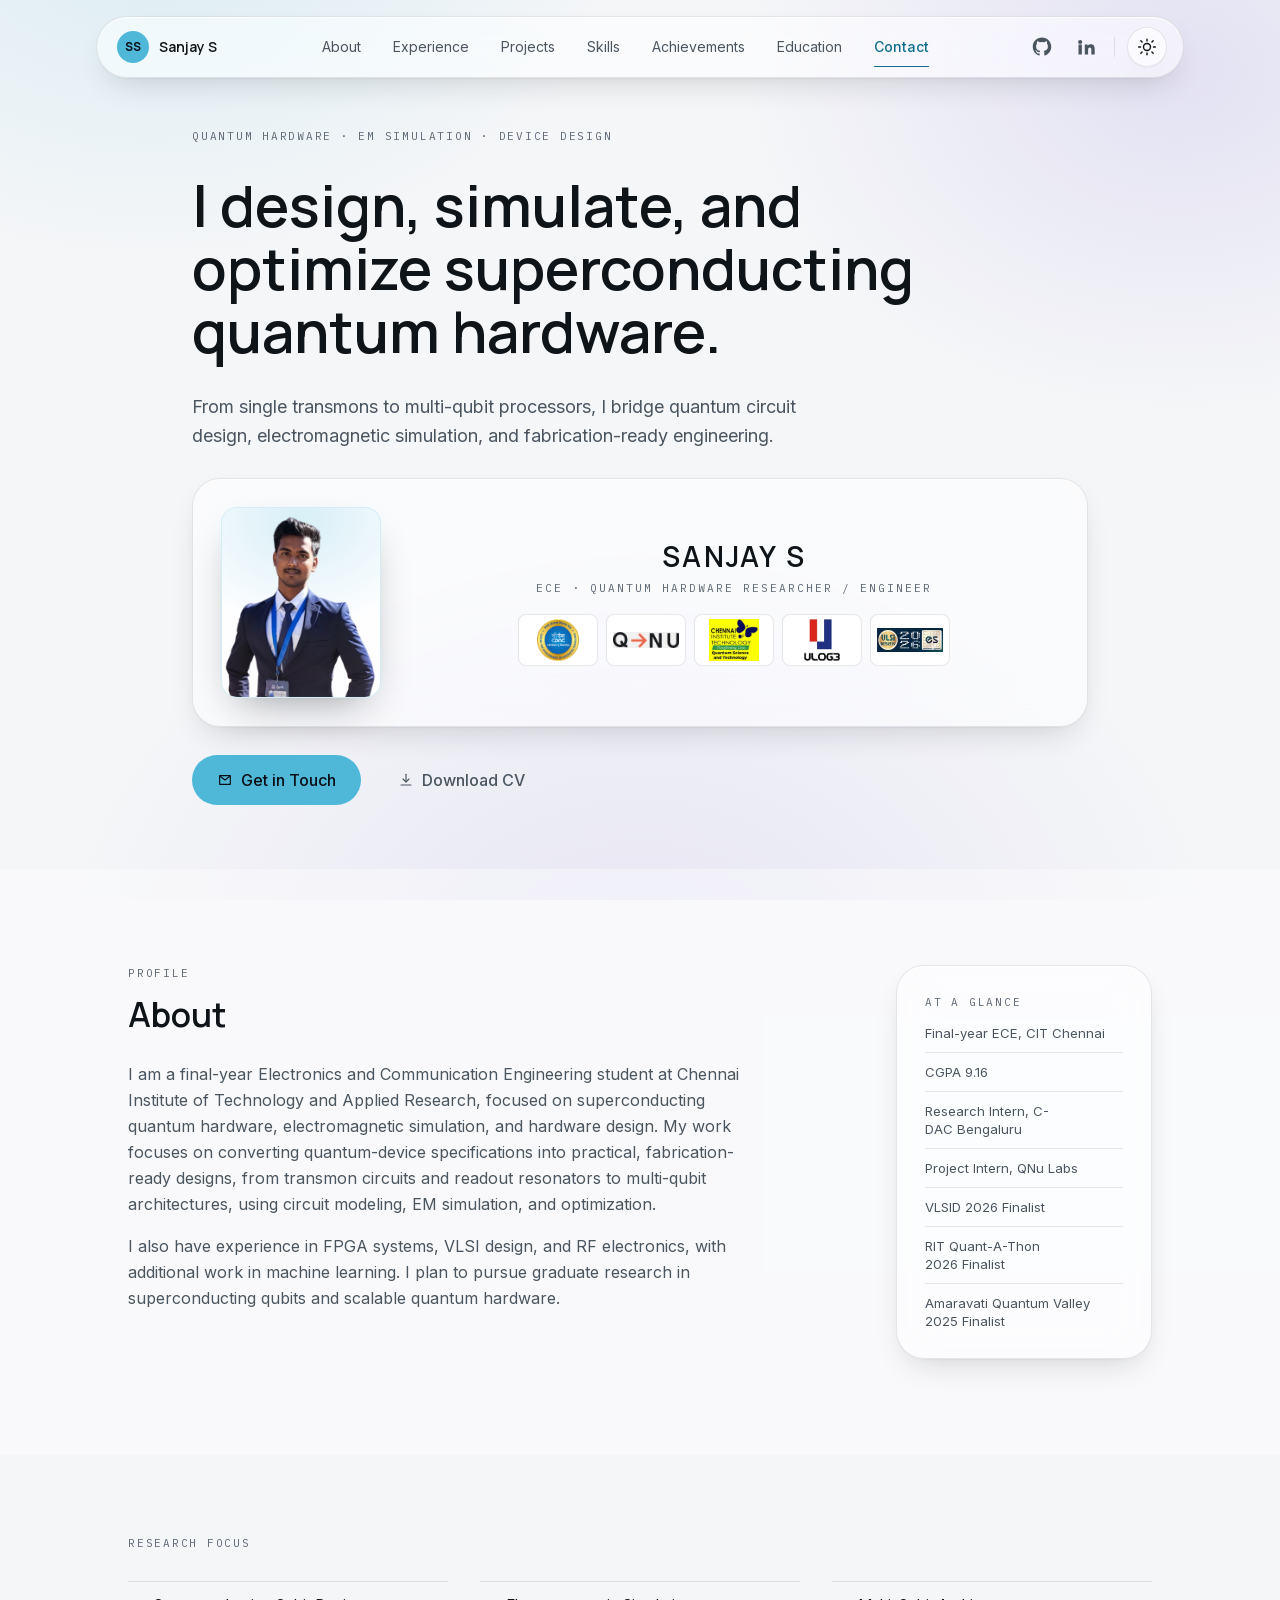
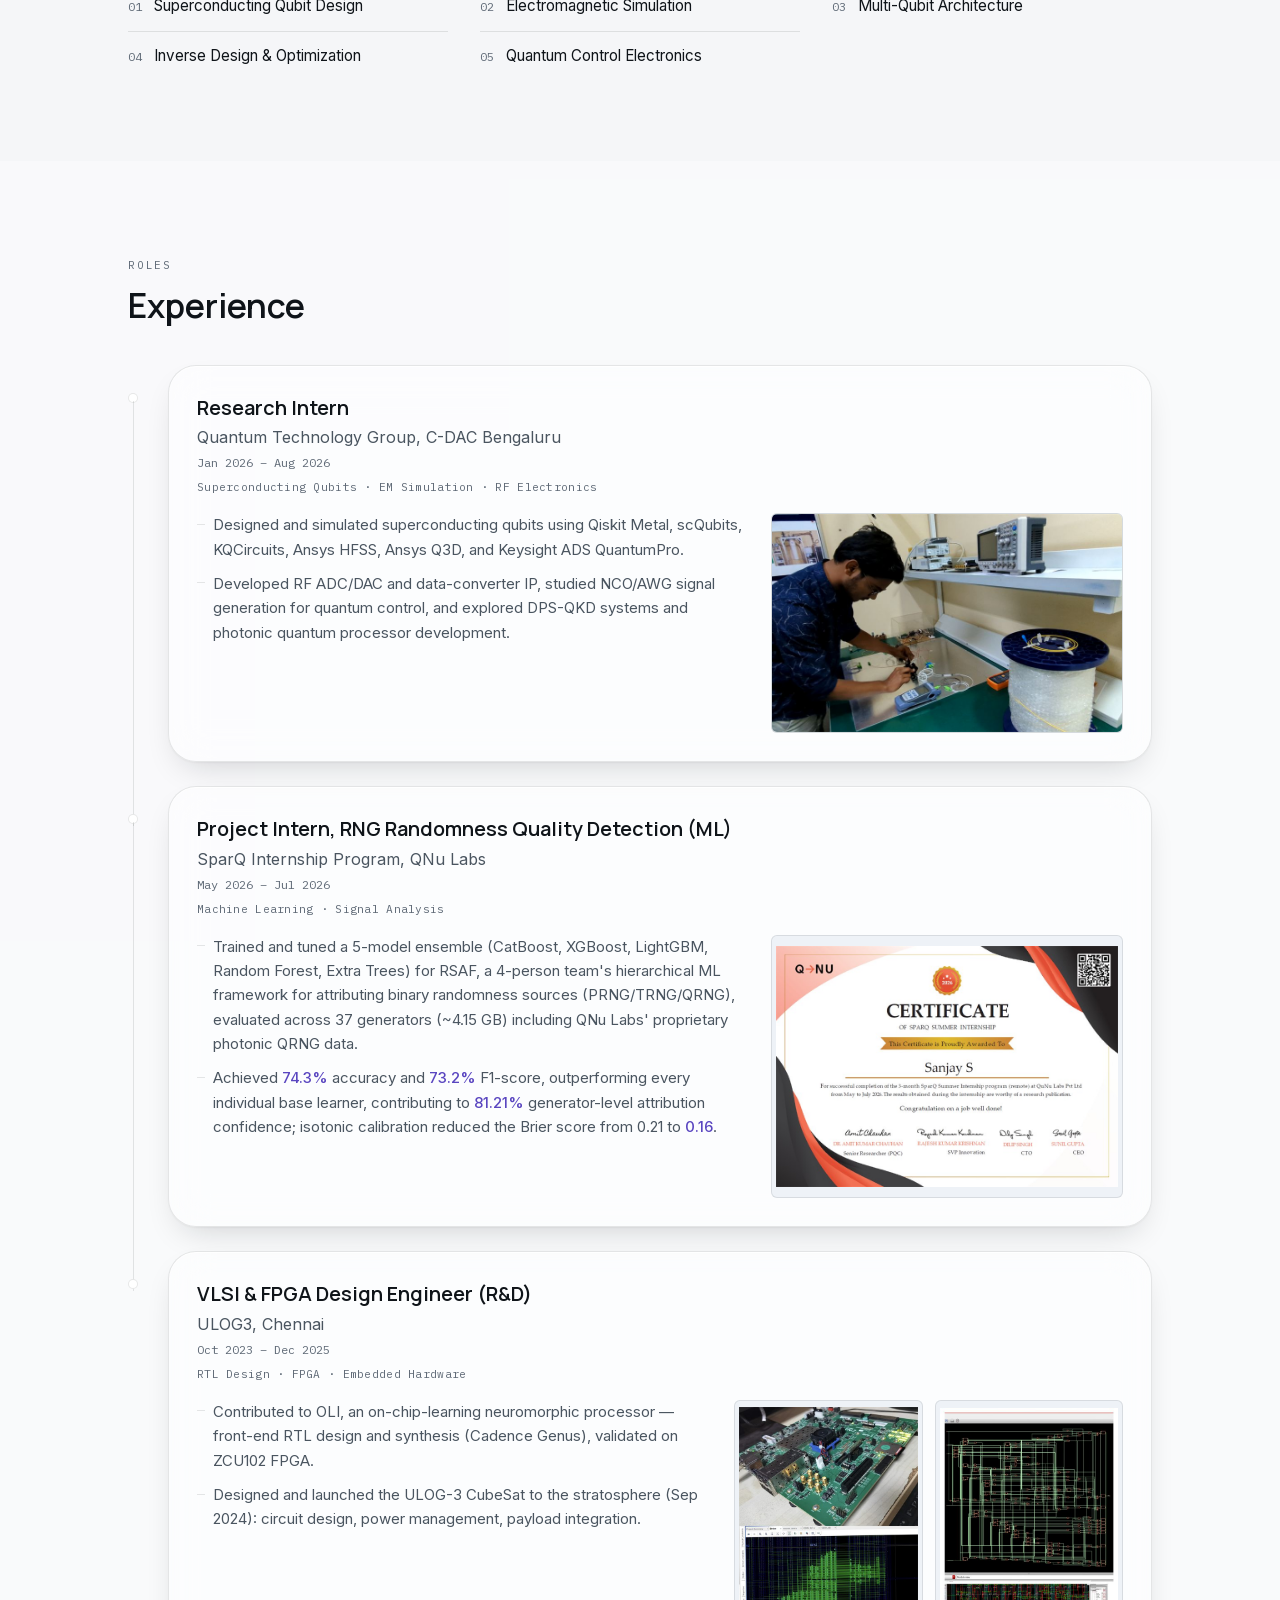
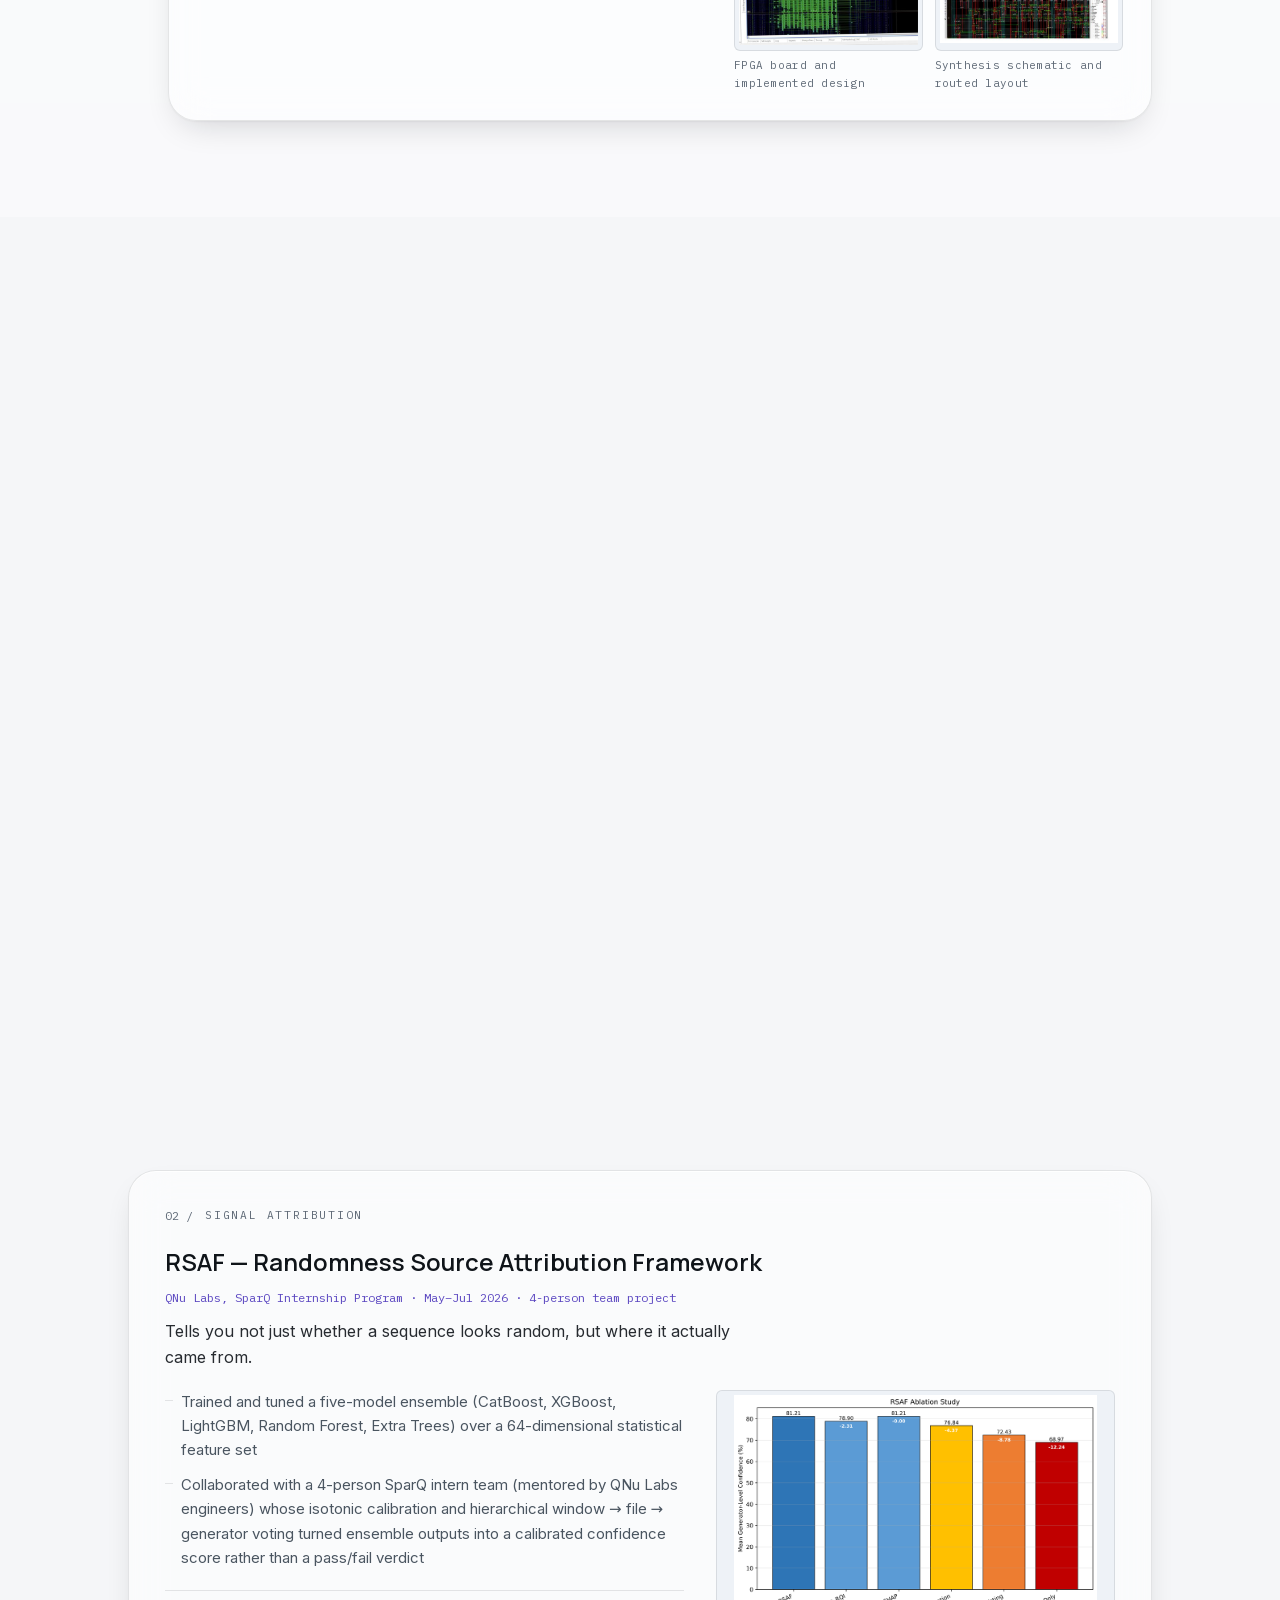
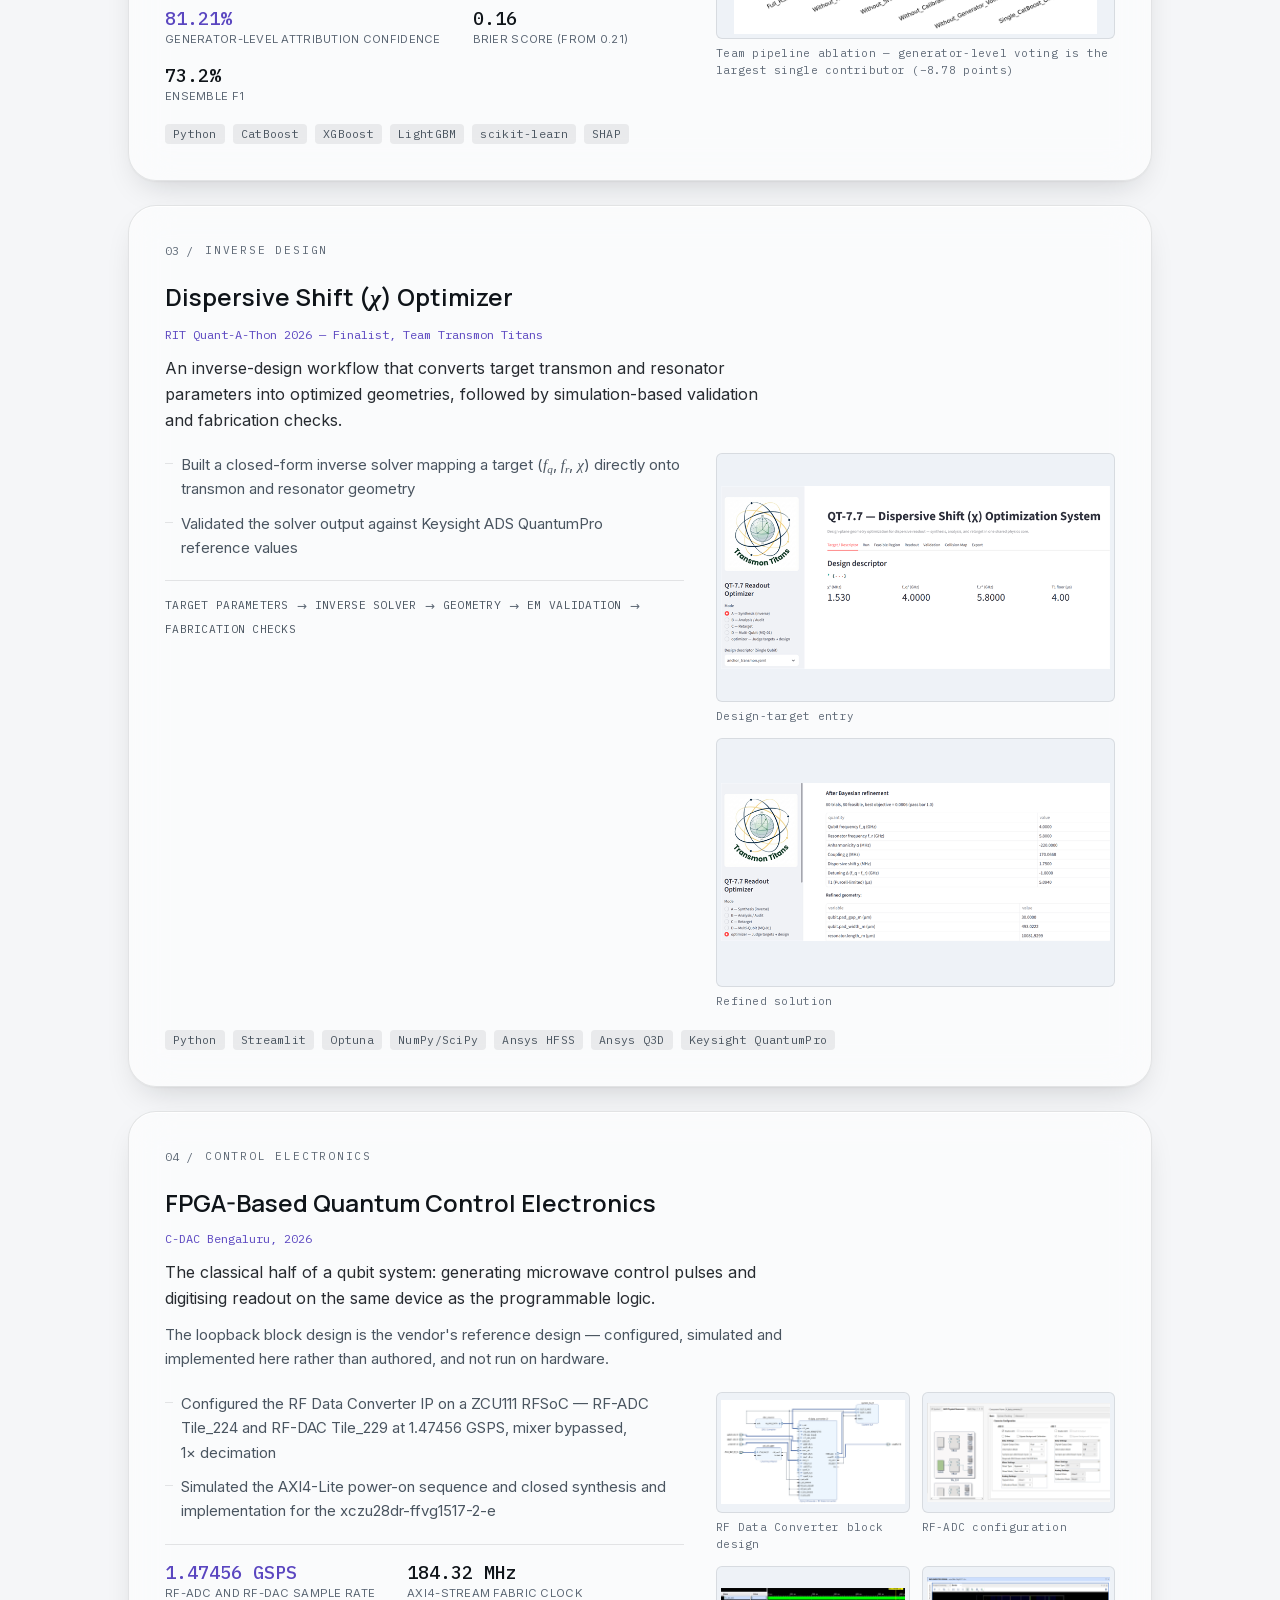
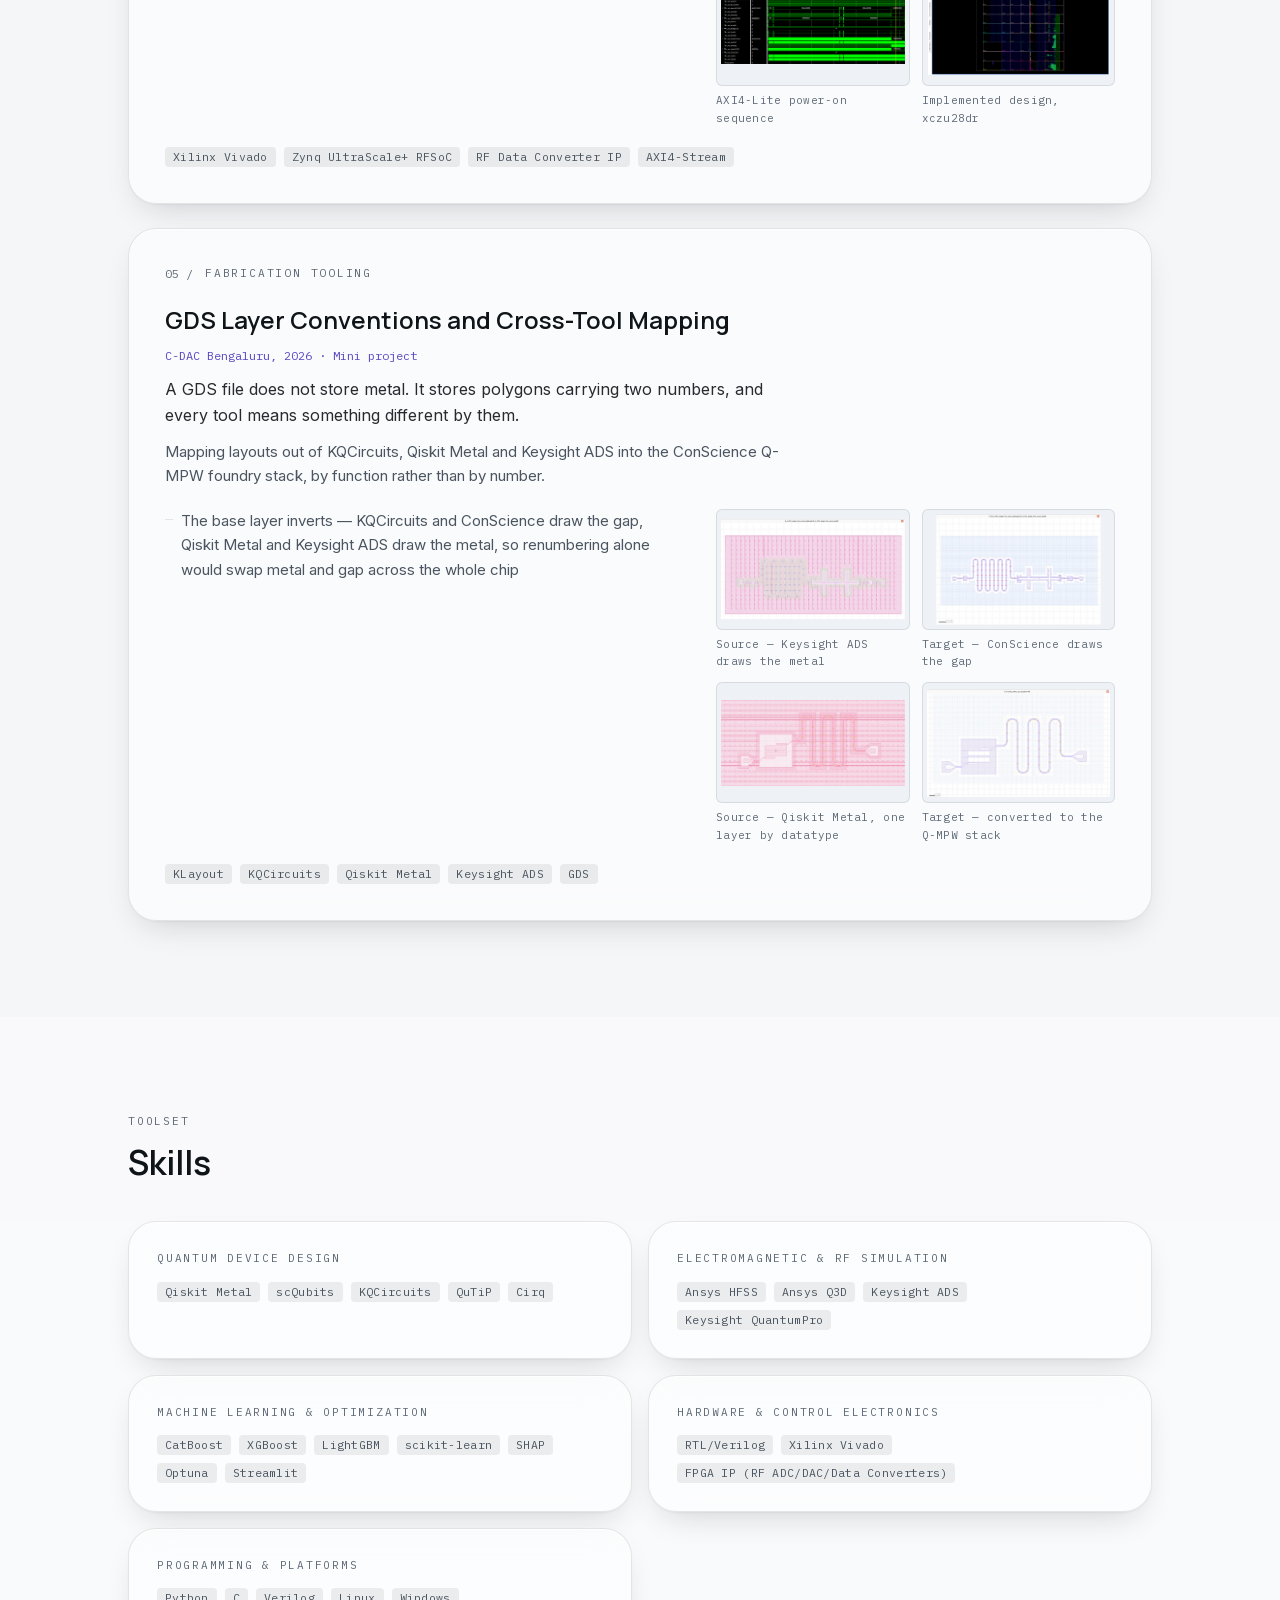
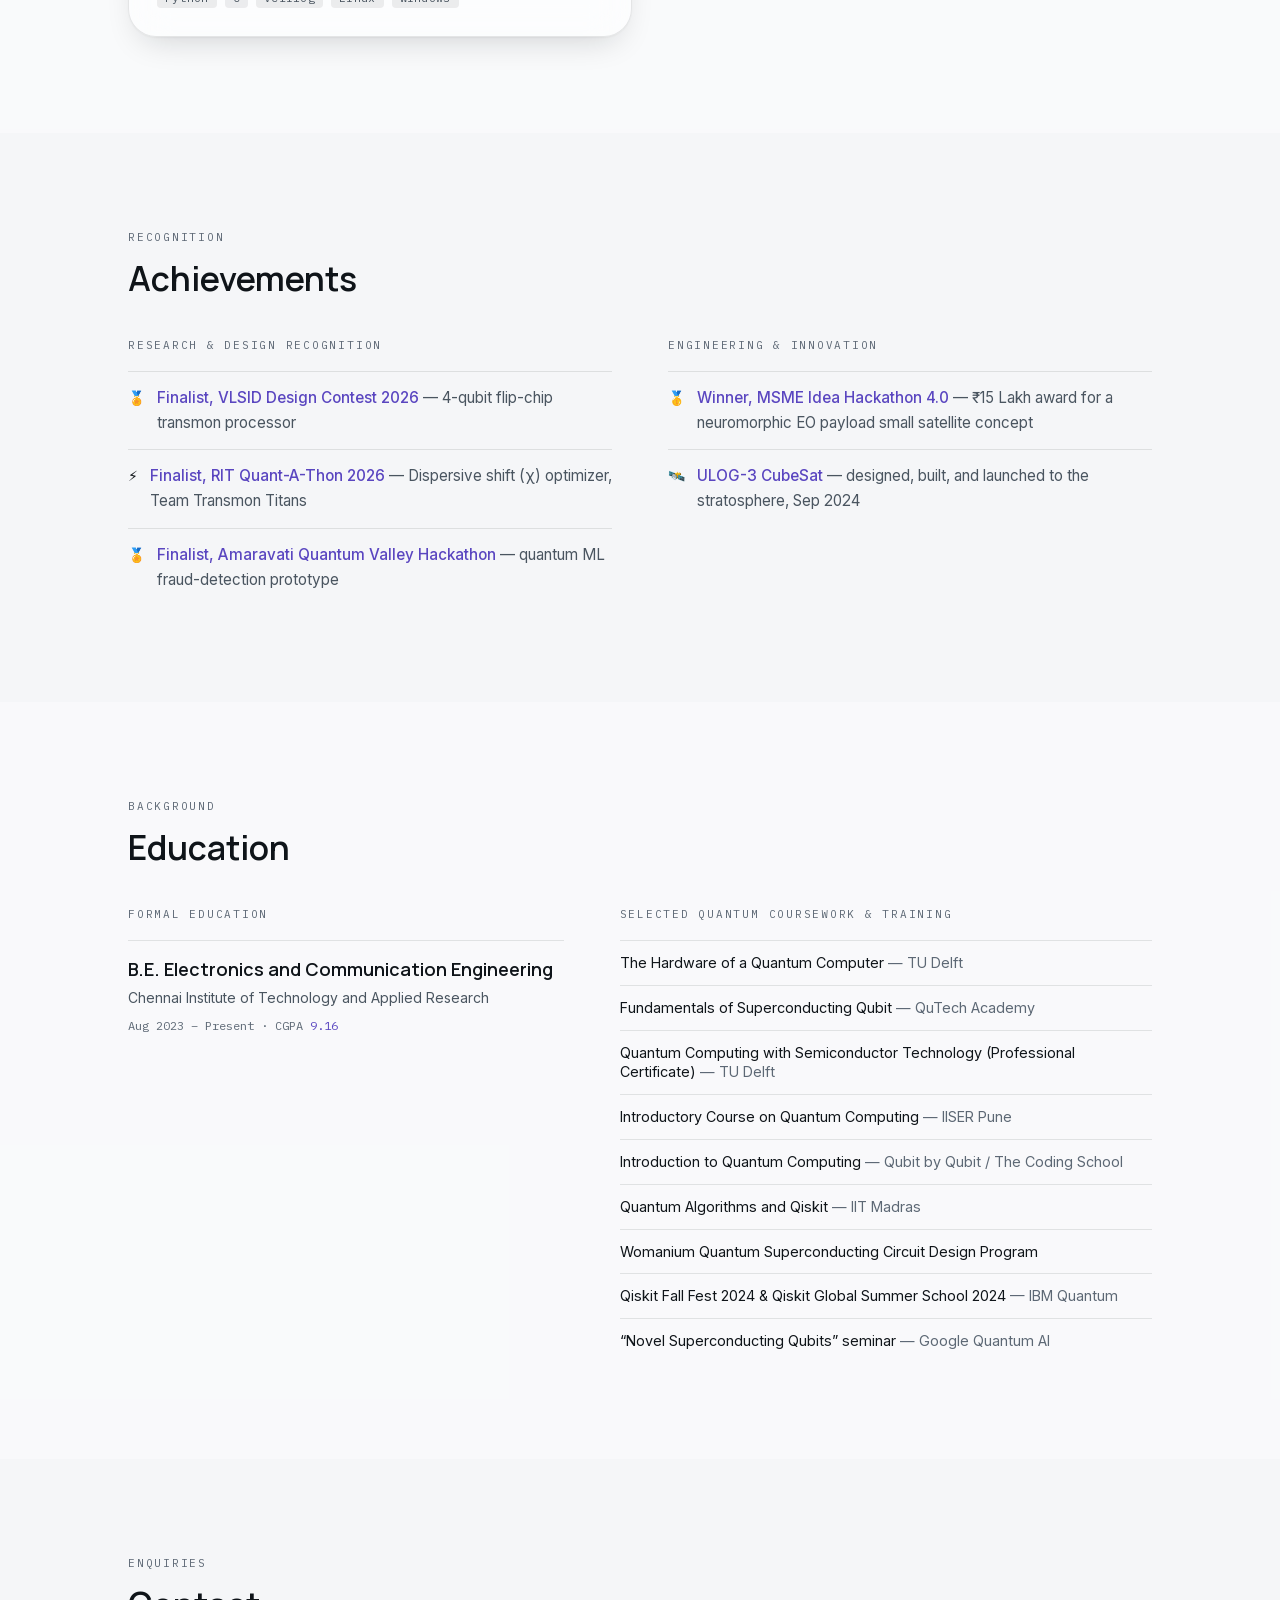
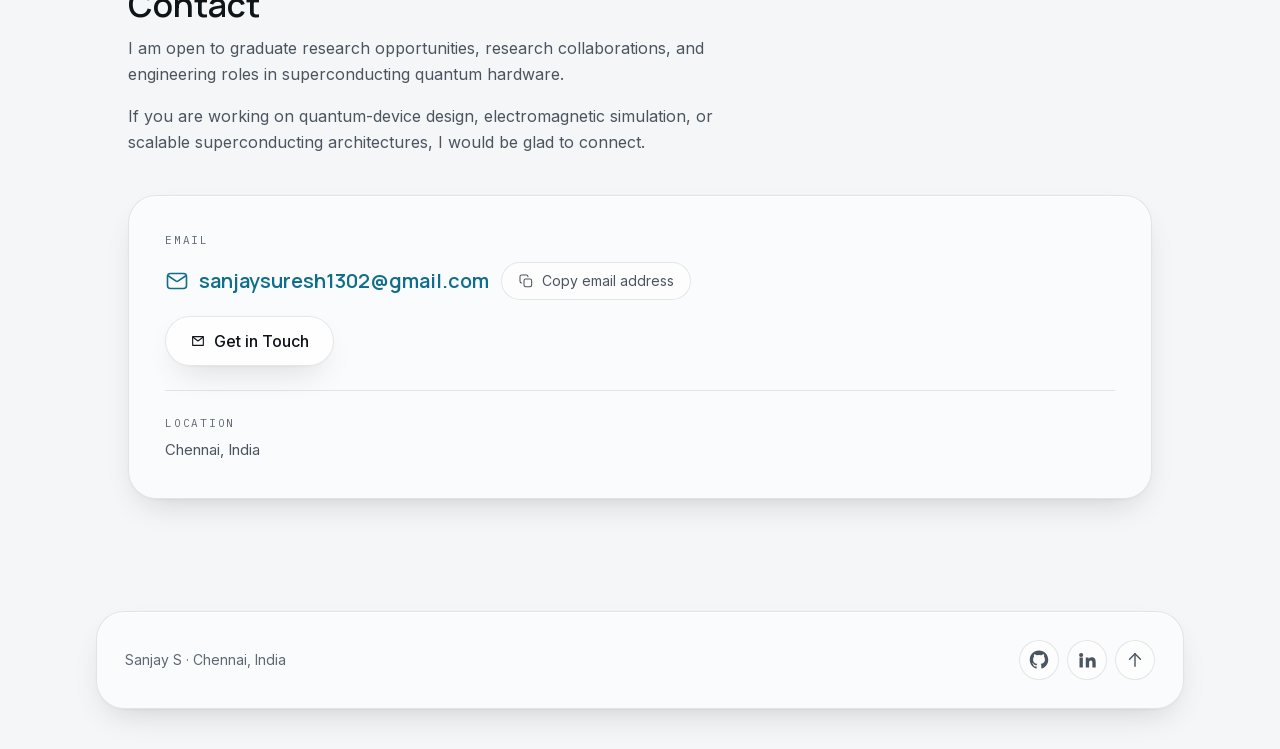
<file: index.html>
<!DOCTYPE html><html lang="en" class="inter_7b064e0d-module__MOT0tq__variable manrope_6fd7433c-module__Zz-jia__variable ibm_plex_mono_46139293-module__ZgHWIW__variable h-full antialiased"><head><meta charSet="utf-8"/><meta name="viewport" content="width=device-width, initial-scale=1"/><link rel="preload" href="/_next/static/media/83afe278b6a6bb3c-s.p.2bn3s6zvc0dyp.woff2" as="font" crossorigin="" type="font/woff2"/><link rel="preload" href="/_next/static/media/99e609270109b47d-s.p.40sczeszzbjw1.woff2" as="font" crossorigin="" type="font/woff2"/><link rel="preload" href="/_next/static/media/a343f882a40d2cc9-s.p.1sj6eobyi31rd.woff2" as="font" crossorigin="" type="font/woff2"/><link rel="preload" href="/_next/static/media/effe91970fc4db64-s.p.0oace-s_gkfks.woff2" as="font" crossorigin="" type="font/woff2"/><link rel="preload" as="image" href="/sanjay-portrait.png"/><link rel="preload" as="image" href="/media/flipchip-3d-stack.png"/><link rel="stylesheet" href="/_next/static/chunks/2i_xe3fhpiqwx.css" data-precedence="next"/><link rel="preload" as="script" fetchPriority="low" href="/_next/static/chunks/12aruqaur5huj.js"/><script src="/_next/static/chunks/2ns4fun5az_-y.js" async=""></script><script src="/_next/static/chunks/4561u0v7ysn3r.js" async=""></script><script src="/_next/static/chunks/turbopack-30gxao4mw0xn3.js" async=""></script><script src="/_next/static/chunks/2kzbg2x-5g-p1.js" async="" crossorigin=""></script><script src="/_next/static/chunks/3fmw9uvtfp6kz.js" async="" crossorigin=""></script><script src="/_next/static/chunks/3-i1h35n735pd.js" async="" crossorigin=""></script><meta name="next-size-adjust" content=""/><meta name="theme-color" content="#f5f6f8" media="(prefers-color-scheme: light)"/><meta name="theme-color" content="#0b0e14" media="(prefers-color-scheme: dark)"/><title>Sanjay S — Quantum Hardware Design &amp; EM Simulation</title><meta name="description" content="Superconducting qubit design, EM verification, and the tooling around both. Transmon and flip-chip processor design across C-DAC Bengaluru and CIT&#x27;s Centre for Quantum Science and Technology."/><link rel="author" href="https://sanjaysuresh05.github.io"/><meta name="author" content="Sanjay S"/><meta name="robots" content="index, follow"/><link rel="canonical" href="https://sanjaysuresh05.github.io/"/><meta property="og:title" content="Sanjay S — Quantum Hardware Design &amp; EM Simulation"/><meta property="og:description" content="Superconducting qubit design, EM verification, and the tooling around both. Transmon and flip-chip processor design across C-DAC Bengaluru and CIT&#x27;s Centre for Quantum Science and Technology."/><meta property="og:url" content="https://sanjaysuresh05.github.io/"/><meta property="og:site_name" content="Sanjay S — Quantum Hardware Design &amp; EM Simulation"/><meta property="og:locale" content="en_US"/><meta property="og:image" content="https://sanjaysuresh05.github.io/og.png"/><meta property="og:image:type" content="image/png"/><meta property="og:image:width" content="1200"/><meta property="og:image:height" content="630"/><meta property="og:image:alt" content="Sanjay S — Quantum Hardware Design &amp; EM Simulation"/><meta property="og:type" content="profile"/><meta name="twitter:card" content="summary_large_image"/><meta name="twitter:title" content="Sanjay S — Quantum Hardware Design &amp; EM Simulation"/><meta name="twitter:description" content="Superconducting qubit design, EM verification, and the tooling around both. Transmon and flip-chip processor design across C-DAC Bengaluru and CIT&#x27;s Centre for Quantum Science and Technology."/><meta name="twitter:image" content="https://sanjaysuresh05.github.io/og.png"/><link rel="icon" href="/favicon.ico?favicon.2vob68tjqpejf.ico" sizes="256x256" type="image/x-icon"/><script>
(function () {
  try {
    var stored = localStorage.getItem("sanjay-portfolio-theme");
    var theme = stored === "light" || stored === "dark"
      ? stored
      : (window.matchMedia("(prefers-color-scheme: dark)").matches ? "dark" : "light");
    var root = document.documentElement;
    root.classList.toggle("dark", theme === "dark");
    root.classList.toggle("light", theme === "light");
  } catch (e) {}
})();
</script><noscript><style>[data-reveal]{opacity:1!important;transform:none!important}</style></noscript><script type="module" src="https://static.cloudflareinsights.com/beacon.min.js" data-cf-beacon="{&quot;token&quot;:&quot;00f92491f1904f3f8ede6cdb250f1194&quot;}"></script><script src="/_next/static/chunks/0cz1d0mv5g_q7.js" noModule=""></script></head><body class="flex min-h-full flex-col"><div hidden=""><!--$--><!--/$--></div><div aria-hidden="true" class="pointer-events-none fixed inset-0 -z-10 overflow-hidden"><div class="absolute inset-0 bg-[var(--bg)]"></div><div class="absolute inset-0 bg-[image:var(--ambient)]"></div><div aria-hidden="true" class="pointer-events-none absolute top-0 left-0 opacity-0 transition-opacity duration-500 ease-out" style="width:560px;height:560px;will-change:transform;background:radial-gradient(closest-side, var(--glow), var(--glow-2) 45%, transparent 72%)"></div><div class="absolute inset-0 opacity-[0.035] mix-blend-overlay dark:opacity-[0.05]" style="background-image:url(&quot;data:image/svg+xml,%3Csvg xmlns=&#x27;http://www.w3.org/2000/svg&#x27; width=&#x27;140&#x27; height=&#x27;140&#x27;%3E%3Cfilter id=&#x27;n&#x27;%3E%3CfeTurbulence type=&#x27;fractalNoise&#x27; baseFrequency=&#x27;0.85&#x27; numOctaves=&#x27;3&#x27;/%3E%3C/filter%3E%3Crect width=&#x27;140&#x27; height=&#x27;140&#x27; filter=&#x27;url(%23n)&#x27;/%3E%3C/svg%3E&quot;)"></div></div><a href="#main" class="glass-strong text-fg sr-only rounded-full px-5 py-3 focus-visible:not-sr-only focus-visible:fixed focus-visible:top-4 focus-visible:left-4 focus-visible:z-[60]">Skip to content</a><header class="fixed inset-x-0 top-0 z-50 pt-3 sm:pt-4"><nav aria-label="Primary" class="container-page"><div class="flex items-center justify-between gap-3 rounded-full px-3 py-2 sm:px-4 sm:py-2.5 transition-[background-color,box-shadow,backdrop-filter] duration-500 glass"><a href="#top" class="tap-target text-fg flex items-center gap-2.5 rounded-full py-1 pr-3 pl-1"><span aria-hidden="true" class="bg-accent text-accent-contrast font-display grid h-8 w-8 place-items-center rounded-full text-xs font-bold tracking-wide">SS</span><span class="font-display text-sm font-semibold">Sanjay S</span></a><ul class="hidden items-center gap-1 lg:flex"><li><a href="#about" class="relative block rounded-full px-3.5 py-2 text-sm transition-colors duration-300 text-muted hover:text-fg">About</a></li><li><a href="#experience" class="relative block rounded-full px-3.5 py-2 text-sm transition-colors duration-300 text-muted hover:text-fg">Experience</a></li><li><a href="#projects" class="relative block rounded-full px-3.5 py-2 text-sm transition-colors duration-300 text-muted hover:text-fg">Projects</a></li><li><a href="#skills" class="relative block rounded-full px-3.5 py-2 text-sm transition-colors duration-300 text-muted hover:text-fg">Skills</a></li><li><a href="#achievements" class="relative block rounded-full px-3.5 py-2 text-sm transition-colors duration-300 text-muted hover:text-fg">Achievements</a></li><li><a href="#education" class="relative block rounded-full px-3.5 py-2 text-sm transition-colors duration-300 text-muted hover:text-fg">Education</a></li><li><a href="#contact" class="relative block rounded-full px-3.5 py-2 text-sm transition-colors duration-300 text-muted hover:text-fg">Contact</a></li></ul><div class="flex items-center gap-2"><div class="hidden items-center gap-1 xl:flex"><a href="https://github.com/Sanjaysuresh05" target="_blank" rel="noopener noreferrer" aria-label="GitHub (opens in a new tab)" title="GitHub" class="tap-target text-muted hover:text-fg inline-flex h-10 w-10 items-center justify-center rounded-full transition-colors duration-300"><svg class="h-5 w-5" aria-hidden="true" focusable="false" viewBox="0 0 24 24" fill="currentColor"><path d="M12 .5C5.73.5.9 5.33.9 11.6c0 4.9 3.17 9.06 7.57 10.53.55.1.76-.24.76-.53l-.02-1.87c-3.08.67-3.73-1.48-3.73-1.48-.5-1.29-1.23-1.63-1.23-1.63-1.01-.69.08-.67.08-.67 1.11.08 1.7 1.15 1.7 1.15.99 1.7 2.6 1.21 3.24.93.1-.72.39-1.21.7-1.49-2.46-.28-5.05-1.23-5.05-5.49 0-1.21.43-2.2 1.14-2.98-.11-.28-.5-1.41.11-2.94 0 0 .93-.3 3.05 1.14a10.5 10.5 0 0 1 5.56 0c2.12-1.44 3.05-1.14 3.05-1.14.61 1.53.22 2.66.11 2.94.71.78 1.14 1.77 1.14 2.98 0 4.27-2.6 5.2-5.07 5.48.4.35.76 1.03.76 2.08l-.01 3.08c0 .29.2.64.77.53 4.4-1.47 7.56-5.63 7.56-10.53C23.1 5.33 18.27.5 12 .5Z"></path></svg></a><a href="https://www.linkedin.com/in/sanjay-s1325" target="_blank" rel="noopener noreferrer" aria-label="LinkedIn (opens in a new tab)" title="LinkedIn" class="tap-target text-muted hover:text-fg inline-flex h-10 w-10 items-center justify-center rounded-full transition-colors duration-300"><svg class="h-5 w-5" aria-hidden="true" focusable="false" viewBox="0 0 24 24" fill="currentColor"><path d="M4.98 3.5a2.5 2.5 0 1 1 0 5 2.5 2.5 0 0 1 0-5ZM3 9h4v12H3V9Zm7 0h3.83v1.64h.05c.53-1 1.83-2.06 3.77-2.06 4.03 0 4.78 2.65 4.78 6.1V21h-4v-5.44c0-1.3-.02-2.97-1.81-2.97-1.81 0-2.09 1.42-2.09 2.88V21h-4V9Z"></path></svg></a><span aria-hidden="true" class="bg-line mx-1 h-5 w-px"></span></div><button type="button" aria-label="Switch to dark theme" title="Switch to dark theme" class="tap-target glass text-fg inline-flex h-10 w-10 items-center justify-center rounded-full transition-[transform,border-color] duration-300 hover:-translate-y-0.5 hover:border-[color:var(--accent)]/45 active:translate-y-0"><span class="relative block h-5 w-5"><svg viewBox="0 0 24 24" fill="none" stroke="currentColor" stroke-width="1.7" stroke-linecap="round" aria-hidden="true" focusable="false" class="absolute inset-0 transition-[opacity,transform] duration-300 scale-100 opacity-100"><circle cx="12" cy="12" r="4.2"></circle><path d="M12 2.6v2.2M12 19.2v2.2M4.2 12H2M22 12h-2.2M6.1 6.1 4.6 4.6M19.4 19.4l-1.5-1.5M17.9 6.1l1.5-1.5M4.6 19.4l1.5-1.5"></path></svg><svg viewBox="0 0 24 24" fill="none" stroke="currentColor" stroke-width="1.7" stroke-linecap="round" stroke-linejoin="round" aria-hidden="true" focusable="false" class="absolute inset-0 transition-[opacity,transform] duration-300 scale-75 opacity-0"><path d="M20.5 14.4A8.6 8.6 0 0 1 9.6 3.5a8.6 8.6 0 1 0 10.9 10.9Z"></path></svg></span></button><button type="button" aria-expanded="false" aria-controls="mobile-nav" aria-label="Open menu" class="tap-target glass text-fg inline-flex h-10 w-10 items-center justify-center rounded-full transition-[border-color] duration-300 lg:hidden hover:border-[color:var(--accent)]/45"><span aria-hidden="true" class="relative block h-4 w-5"><span class="bg-fg absolute left-0 h-0.5 w-5 rounded-full transition-transform duration-300 top-0.5"></span><span class="bg-fg absolute left-0 h-0.5 w-5 rounded-full transition-transform duration-300 top-[13px]"></span></span></button></div></div></nav></header><main id="main" class="flex-1"><section id="top" class="container-page flex min-h-[84svh] flex-col justify-center pt-28 pb-14 sm:pt-32 sm:pb-16"><div class="mx-auto flex w-full max-w-4xl flex-col gap-7"><div data-reveal="" style="opacity:0;transform:translateY(24px)"><p class="eyebrow">QUANTUM HARDWARE · EM SIMULATION · DEVICE DESIGN</p></div><div data-reveal="" style="opacity:0;transform:translateY(24px)"><h1 class="font-display text-fg max-w-[20ch] text-[2.1rem] leading-[1.1] font-semibold text-balance sm:text-[3rem] lg:text-[3.6rem]">I design, simulate, and optimize superconducting quantum hardware.</h1></div><div data-reveal="" style="opacity:0;transform:translateY(24px)"><p class="text-muted measure text-base leading-relaxed text-pretty sm:text-lg">From single transmons to multi-qubit processors, I bridge quantum circuit design, electromagnetic simulation, and fabrication-ready engineering.</p></div><div data-reveal="" style="opacity:0;transform:translateY(24px)"><div class="glass rounded-glass-lg p-5 sm:p-7 flex flex-col items-center gap-5 sm:flex-row sm:items-center sm:gap-7"><div class="relative w-[7.5rem] shrink-0 overflow-hidden rounded-2xl sm:w-[10rem] border border-[color:var(--accent)]/25 bg-[var(--glass-bg-strong)] shadow-[0_18px_40px_-18px_rgb(15_20_25_/_0.45)]" style="aspect-ratio:366 / 437"><div aria-hidden="true" class="absolute inset-0" style="background:radial-gradient(130% 85% at 50% 6%, var(--glow), transparent 68%)"></div><img alt="Sanjay S" width="366" height="437" decoding="async" data-nimg="1" class="relative h-full w-full object-cover object-top" style="color:transparent" src="/sanjay-portrait.png"/></div><div class="flex min-w-0 flex-1 flex-col items-center gap-4"><div class="flex flex-col items-center gap-1.5 text-center"><p class="font-display text-fg text-2xl leading-tight font-semibold tracking-[0.08em] uppercase sm:text-[1.75rem]">Sanjay S</p><p class="mono-label text-subtle text-[0.7rem] tracking-[0.18em] text-pretty uppercase">ECE · Quantum Hardware Researcher / Engineer</p></div><ul aria-label="Organisations and programs Sanjay has worked with" class="flex flex-wrap items-center justify-center gap-2"><li class="border-line flex h-11 w-[4.75rem] items-center justify-center rounded-lg border bg-white px-1.5 py-1 sm:h-[3.25rem] sm:w-[5rem]"><img alt="C-DAC — Centre for Development of Advanced Computing" loading="lazy" width="112" height="112" decoding="async" data-nimg="1" class="h-auto max-h-full w-auto max-w-full object-contain" style="color:transparent" src="/logos/cdac.png"/></li><li class="border-line flex h-11 w-[4.75rem] items-center justify-center rounded-lg border bg-white px-1.5 py-1 sm:h-[3.25rem] sm:w-[5rem]"><img alt="QNu Labs" loading="lazy" width="160" height="38" decoding="async" data-nimg="1" class="h-auto max-h-full w-auto max-w-full object-contain" style="color:transparent" src="/logos/qnu-labs.png"/></li><li class="border-line flex h-11 w-[4.75rem] items-center justify-center rounded-lg border bg-white px-1.5 py-1 sm:h-[3.25rem] sm:w-[5rem]"><img alt="Centre for Quantum Science and Technology, Chennai Institute of Technology" loading="lazy" width="132" height="112" decoding="async" data-nimg="1" class="h-auto max-h-full w-auto max-w-full object-contain" style="color:transparent" src="/logos/cqst.png"/></li><li class="border-line flex h-11 w-[4.75rem] items-center justify-center rounded-lg border bg-white px-1.5 py-1 sm:h-[3.25rem] sm:w-[5rem]"><img alt="ULOG3" loading="lazy" width="97" height="112" decoding="async" data-nimg="1" class="h-auto max-h-full w-auto max-w-full object-contain" style="color:transparent" src="/logos/ulog3.png"/></li><li class="border-line flex h-11 w-[4.75rem] items-center justify-center rounded-lg border bg-white px-1.5 py-1 sm:h-[3.25rem] sm:w-[5rem]"><img alt="VLSI Design Conference 2026" loading="lazy" width="224" height="80" decoding="async" data-nimg="1" class="h-auto max-h-full w-auto max-w-full object-contain" style="color:transparent" src="/logos/vlsid-2026.png"/></li></ul></div></div></div><div data-reveal="" style="opacity:0;transform:translateY(24px)"><div class="flex flex-wrap items-center gap-3"><button type="button" class="tap-target inline-flex items-center justify-center gap-2 rounded-full font-medium whitespace-nowrap transition-[transform,background-color,border-color,box-shadow] duration-300 ease-[cubic-bezier(0.22,1,0.36,1)] hover:-translate-y-0.5 active:translate-y-0 active:scale-[0.98] disabled:pointer-events-none disabled:opacity-50 px-6 py-3 text-sm sm:text-base bg-accent text-accent-contrast border border-transparent hover:bg-[var(--accent-hover)]" aria-haspopup="dialog"><svg viewBox="0 0 24 24" fill="none" stroke="currentColor" stroke-width="1.7" stroke-linecap="round" stroke-linejoin="round" aria-hidden="true" focusable="false" class="h-4 w-4"><path d="M4 5.5h16v13H4z"></path><path d="m4.6 6.4 7.4 5.6 7.4-5.6"></path></svg>Get in Touch</button><dialog aria-labelledby="_R_qhav5b_-title" class="glass-strong rounded-glass-lg m-auto w-[min(38rem,calc(100vw-2rem))] p-0 text-fg backdrop:bg-black/60 backdrop:backdrop-blur-sm" style="background-color:color-mix(in srgb, var(--glass-bg-solid) 94%, transparent)"><div class="flex max-h-[min(48rem,88svh)] flex-col gap-5 overflow-y-auto p-6 sm:p-8"><div class="flex flex-col gap-3"><h2 id="_R_qhav5b_-title" class="font-display text-fg text-xl font-semibold sm:text-2xl">Get in touch</h2></div><p class="text-subtle text-xs leading-relaxed text-pretty"><a href="https://docs.google.com/forms/d/e/1FAIpQLSev3Q5GgUmLEO8-GIm0CmDa0iw-aQSzcSVoxKd8Tn5-_O3JJQ/viewform" target="_blank" rel="noopener noreferrer" class="text-accent-ink underline">Trouble loading the form? Open it in a new tab</a> <!-- -->or email directly:<!-- --> <a href="mailto:sanjaysuresh1302@gmail.com" class="text-accent-ink underline">sanjaysuresh1302@gmail.com</a></p><div class="flex justify-end"><button type="button" class="tap-target inline-flex items-center justify-center gap-2 rounded-full font-medium whitespace-nowrap transition-[transform,background-color,border-color,box-shadow] duration-300 ease-[cubic-bezier(0.22,1,0.36,1)] hover:-translate-y-0.5 active:translate-y-0 active:scale-[0.98] disabled:pointer-events-none disabled:opacity-50 px-4 py-2 text-sm glass text-fg hover:border-[color:var(--accent)]/45">Close</button></div></div></dialog><a class="tap-target inline-flex items-center justify-center gap-2 rounded-full font-medium whitespace-nowrap transition-[transform,background-color,border-color,box-shadow] duration-300 ease-[cubic-bezier(0.22,1,0.36,1)] hover:-translate-y-0.5 active:translate-y-0 active:scale-[0.98] disabled:pointer-events-none disabled:opacity-50 px-6 py-3 text-sm sm:text-base text-muted border border-transparent hover:text-fg hover:bg-[var(--glass-bg)]" href="/resume.pdf" download=""><svg viewBox="0 0 24 24" fill="none" stroke="currentColor" stroke-width="1.7" stroke-linecap="round" stroke-linejoin="round" aria-hidden="true" focusable="false" class="h-4 w-4"><path d="M12 3.5v11"></path><path d="m7.5 10.5 4.5 4.5 4.5-4.5"></path><path d="M4.5 19.5h15"></path></svg>Download CV</a></div></div></div></section><div class="section-alt"><section id="about" aria-labelledby="about-heading" class="container-page section-padding"><div class="mx-auto grid max-w-5xl gap-10 lg:grid-cols-[minmax(0,1fr)_auto] lg:gap-16"><div class="flex flex-col gap-7"><div data-reveal="" style="opacity:0;transform:translateY(24px)"><div class="flex flex-col gap-3"><p class="eyebrow">Profile</p><h2 id="about-heading" class="font-display text-fg text-[1.75rem] leading-[1.15] font-semibold text-balance sm:text-[2.1rem]">About</h2></div></div><div data-reveal="" style="opacity:0;transform:translateY(24px)"><div class="flex flex-col gap-4"><p class="text-muted measure text-base leading-relaxed text-pretty">I am a final-year Electronics and Communication Engineering student at Chennai Institute of Technology and Applied Research, focused on superconducting quantum hardware, electromagnetic simulation, and hardware design. My work focuses on converting quantum-device specifications into practical, fabrication-ready designs, from transmon circuits and readout resonators to multi-qubit architectures, using circuit modeling, EM simulation, and optimization.</p><p class="text-muted measure text-base leading-relaxed text-pretty">I also have experience in FPGA systems, VLSI design, and RF electronics, with additional work in machine learning. I plan to pursue graduate research in superconducting qubits and scalable quantum hardware.</p></div></div></div><div data-reveal="" class="lg:w-64" style="opacity:0;transform:translateY(24px)"><div class="glass rounded-glass-lg p-5 sm:p-7 flex flex-col gap-3"><p class="eyebrow">At a glance</p><ul class="flex flex-col"><li class="text-muted text-[0.82rem] leading-snug text-pretty pb-2.5 last:pb-0">Final-year ECE, CIT Chennai</li><li class="text-muted text-[0.82rem] leading-snug text-pretty border-line border-t py-2.5 last:pb-0">CGPA 9.16</li><li class="text-muted text-[0.82rem] leading-snug text-pretty border-line border-t py-2.5 last:pb-0">Research Intern, C-DAC Bengaluru</li><li class="text-muted text-[0.82rem] leading-snug text-pretty border-line border-t py-2.5 last:pb-0">Project Intern, QNu Labs</li><li class="text-muted text-[0.82rem] leading-snug text-pretty border-line border-t py-2.5 last:pb-0">VLSID 2026 Finalist</li><li class="text-muted text-[0.82rem] leading-snug text-pretty border-line border-t py-2.5 last:pb-0">RIT Quant-A-Thon 2026 Finalist</li><li class="text-muted text-[0.82rem] leading-snug text-pretty border-line border-t py-2.5 last:pb-0">Amaravati Quantum Valley 2025 Finalist</li></ul></div></div></div></section></div><section id="research-focus" aria-labelledby="research-focus-heading" class="container-page py-14 sm:py-16 lg:py-20"><div class="mx-auto flex max-w-5xl flex-col gap-7"><div data-reveal="" style="opacity:0;transform:translateY(24px)"><h2 id="research-focus-heading" class="eyebrow">Research Focus</h2></div><div data-reveal="" style="opacity:0;transform:translateY(24px)"><ul class="grid gap-x-8 gap-y-0 sm:grid-cols-2 lg:grid-cols-3"><li class="border-line flex items-baseline gap-3 border-t py-3.5"><span class="mono-label text-subtle text-xs">01</span><span class="text-fg text-[0.95rem] leading-snug text-pretty">Superconducting Qubit Design</span></li><li class="border-line flex items-baseline gap-3 border-t py-3.5"><span class="mono-label text-subtle text-xs">02</span><span class="text-fg text-[0.95rem] leading-snug text-pretty">Electromagnetic Simulation</span></li><li class="border-line flex items-baseline gap-3 border-t py-3.5"><span class="mono-label text-subtle text-xs">03</span><span class="text-fg text-[0.95rem] leading-snug text-pretty">Multi-Qubit Architecture</span></li><li class="border-line flex items-baseline gap-3 border-t py-3.5"><span class="mono-label text-subtle text-xs">04</span><span class="text-fg text-[0.95rem] leading-snug text-pretty">Inverse Design &amp; Optimization</span></li><li class="border-line flex items-baseline gap-3 border-t py-3.5"><span class="mono-label text-subtle text-xs">05</span><span class="text-fg text-[0.95rem] leading-snug text-pretty">Quantum Control Electronics</span></li></ul></div></div></section><div class="section-alt"><section id="experience" aria-labelledby="experience-heading" class="container-page section-padding"><div class="mx-auto flex max-w-5xl flex-col gap-10"><div data-reveal="" style="opacity:0;transform:translateY(24px)"><div class="flex flex-col gap-3"><p class="eyebrow">Roles</p><h2 id="experience-heading" class="font-display text-fg text-[1.75rem] leading-[1.15] font-semibold text-balance sm:text-[2.1rem]">Experience</h2></div></div><ol class="flex flex-col gap-5 sm:gap-6"><li class="relative sm:pl-10"><span aria-hidden="true" class="absolute top-7 left-0 hidden h-2.5 w-2.5 rounded-full border border-[var(--glass-border)] bg-[var(--bg-card)] sm:block"></span><span aria-hidden="true" class="absolute top-9 bottom-[-64px] left-[5px] hidden w-px sm:block" style="background-color:var(--glass-border)"></span><div data-reveal="" style="opacity:0;transform:translateY(24px)"><div class="glass rounded-glass-lg p-5 sm:p-7 flex flex-col gap-4"><div class="flex flex-col gap-1"><h3 class="font-display text-fg text-lg leading-snug font-semibold text-pretty sm:text-xl">Research Intern</h3><p class="text-muted text-sm text-pretty sm:text-base">Quantum Technology Group, C-DAC Bengaluru</p><p class="mono-label text-subtle mt-0.5 text-xs">Jan 2026 – Aug 2026</p><p class="mono-label text-subtle mt-1 text-[0.7rem] tracking-wide">Superconducting Qubits · EM Simulation · RF Electronics</p></div><div class="flex flex-col gap-4 md:flex-row md:items-start md:gap-6"><ul class="text-muted flex min-w-0 flex-1 flex-col gap-2.5 text-[15px] leading-relaxed"><li class="measure relative pl-4 text-pretty"><span aria-hidden="true" class="absolute top-[0.7em] left-0 h-px w-2" style="background-color:var(--glass-border)"></span>Designed and simulated superconducting qubits using Qiskit Metal, scQubits, KQCircuits, Ansys HFSS, Ansys Q3D, and Keysight ADS QuantumPro.</li><li class="measure relative pl-4 text-pretty"><span aria-hidden="true" class="absolute top-[0.7em] left-0 h-px w-2" style="background-color:var(--glass-border)"></span>Developed RF ADC/DAC and data-converter IP, studied NCO/AWG signal generation for quantum control, and explored DPS-QKD systems and photonic quantum processor development.</li></ul><div class="grid gap-3 md:shrink-0 grid-cols-1 md:w-[38%]"><figure class="flex flex-col gap-1.5"><div class="border-line relative overflow-hidden rounded-md border bg-[var(--bg-secondary)]" style="aspect-ratio:16 / 10"><img alt="Aligning fibre-optic components on a photonics bench at C-DAC Bengaluru, beside an oscilloscope and an optical power meter." loading="lazy" decoding="async" data-nimg="fill" class="object-cover" style="position:absolute;height:100%;width:100%;left:0;top:0;right:0;bottom:0;color:transparent" src="/media/cdac-photonics-lab.jpg"/></div></figure></div></div></div></div></li><li class="relative sm:pl-10"><span aria-hidden="true" class="absolute top-7 left-0 hidden h-2.5 w-2.5 rounded-full border border-[var(--glass-border)] bg-[var(--bg-card)] sm:block"></span><span aria-hidden="true" class="absolute top-9 bottom-[-64px] left-[5px] hidden w-px sm:block" style="background-color:var(--glass-border)"></span><div data-reveal="" style="opacity:0;transform:translateY(24px)"><div class="glass rounded-glass-lg p-5 sm:p-7 flex flex-col gap-4"><div class="flex flex-col gap-1"><h3 class="font-display text-fg text-lg leading-snug font-semibold text-pretty sm:text-xl">Project Intern, RNG Randomness Quality Detection (ML)</h3><p class="text-muted text-sm text-pretty sm:text-base">SparQ Internship Program, QNu Labs</p><p class="mono-label text-subtle mt-0.5 text-xs">May 2026 – Jul 2026</p><p class="mono-label text-subtle mt-1 text-[0.7rem] tracking-wide">Machine Learning · Signal Analysis</p></div><div class="flex flex-col gap-4 md:flex-row md:items-start md:gap-6"><ul class="text-muted flex min-w-0 flex-1 flex-col gap-2.5 text-[15px] leading-relaxed"><li class="measure relative pl-4 text-pretty"><span aria-hidden="true" class="absolute top-[0.7em] left-0 h-px w-2" style="background-color:var(--glass-border)"></span>Trained and tuned a 5-model ensemble (CatBoost, XGBoost, LightGBM, Random Forest, Extra Trees) for RSAF, a 4-person team&#x27;s hierarchical ML framework for attributing binary randomness sources (PRNG/TRNG/QRNG), evaluated across 37 generators (~4.15 GB) including QNu Labs&#x27; proprietary photonic QRNG data.</li><li class="measure relative pl-4 text-pretty"><span aria-hidden="true" class="absolute top-[0.7em] left-0 h-px w-2" style="background-color:var(--glass-border)"></span>Achieved <strong class="text-accent-2-ink font-medium">74.3%</strong> accuracy and <strong class="text-accent-2-ink font-medium">73.2%</strong> F1-score, outperforming every individual base learner, contributing to <strong class="text-accent-2-ink font-medium">81.21%</strong> generator-level attribution confidence; isotonic calibration reduced the Brier score from 0.21 to <strong class="text-accent-2-ink font-medium">0.16</strong>.</li></ul><div class="grid gap-3 md:shrink-0 grid-cols-1 md:w-[38%]"><figure class="flex flex-col gap-1.5"><div class="border-line relative overflow-hidden rounded-md border bg-[#eef2f7]" style="aspect-ratio:4 / 3"><img alt="QNu Labs certificate of SparQ Summer Internship awarded to Sanjay S for completing the three-month remote program, May to July 2026." loading="lazy" decoding="async" data-nimg="fill" class="object-contain p-1" style="position:absolute;height:100%;width:100%;left:0;top:0;right:0;bottom:0;color:transparent" src="/media/qnu-labs-certificate.jpg"/></div></figure></div></div></div></div></li><li class="relative sm:pl-10"><span aria-hidden="true" class="absolute top-7 left-0 hidden h-2.5 w-2.5 rounded-full border border-[var(--glass-border)] bg-[var(--bg-card)] sm:block"></span><div data-reveal="" style="opacity:0;transform:translateY(24px)"><div class="glass rounded-glass-lg p-5 sm:p-7 flex flex-col gap-4"><div class="flex flex-col gap-1"><h3 class="font-display text-fg text-lg leading-snug font-semibold text-pretty sm:text-xl">VLSI &amp; FPGA Design Engineer (R&amp;D)</h3><p class="text-muted text-sm text-pretty sm:text-base">ULOG3, Chennai</p><p class="mono-label text-subtle mt-0.5 text-xs">Oct 2023 – Dec 2025</p><p class="mono-label text-subtle mt-1 text-[0.7rem] tracking-wide">RTL Design · FPGA · Embedded Hardware</p></div><div class="flex flex-col gap-4 md:flex-row md:items-start md:gap-6"><ul class="text-muted flex min-w-0 flex-1 flex-col gap-2.5 text-[15px] leading-relaxed"><li class="measure relative pl-4 text-pretty"><span aria-hidden="true" class="absolute top-[0.7em] left-0 h-px w-2" style="background-color:var(--glass-border)"></span>Contributed to OLI, an on-chip-learning neuromorphic processor — front-end RTL design and synthesis (Cadence Genus), validated on ZCU102 FPGA.</li><li class="measure relative pl-4 text-pretty"><span aria-hidden="true" class="absolute top-[0.7em] left-0 h-px w-2" style="background-color:var(--glass-border)"></span>Designed and launched the ULOG-3 CubeSat to the stratosphere (Sep 2024): circuit design, power management, payload integration.</li></ul><div class="grid gap-3 md:shrink-0 grid-cols-2 md:w-[42%]"><figure class="flex flex-col gap-1.5"><div class="border-line relative overflow-hidden rounded-md border bg-[#eef2f7]" style="aspect-ratio:3 / 4"><img alt="An FPGA development board wired on a bench above a Vivado window showing the implemented design for the neuron core." loading="lazy" decoding="async" data-nimg="fill" class="object-contain p-1" style="position:absolute;height:100%;width:100%;left:0;top:0;right:0;bottom:0;color:transparent" src="/media/ulog3-fpga.jpg"/></div><figcaption class="mono-label text-subtle text-[0.68rem] tracking-wide">FPGA board and implemented design</figcaption></figure><figure class="flex flex-col gap-1.5"><div class="border-line relative overflow-hidden rounded-md border bg-[#eef2f7]" style="aspect-ratio:3 / 4"><img alt="A synthesised RTL schematic of interconnected logic gates above a dense routed layout view." loading="lazy" decoding="async" data-nimg="fill" class="object-contain p-1" style="position:absolute;height:100%;width:100%;left:0;top:0;right:0;bottom:0;color:transparent" src="/media/ulog3-synthesis.jpg"/></div><figcaption class="mono-label text-subtle text-[0.68rem] tracking-wide">Synthesis schematic and routed layout</figcaption></figure></div></div></div></div></li></ol></div></section></div><section id="projects" aria-labelledby="projects-heading" class="container-page section-padding"><div class="mx-auto flex max-w-5xl flex-col gap-8"><div data-reveal="" style="opacity:0;transform:translateY(24px)"><div class="flex flex-col gap-3"><p class="eyebrow">Selected Work</p><h2 id="projects-heading" class="font-display text-fg text-[1.75rem] leading-[1.15] font-semibold text-balance sm:text-[2.1rem]">Projects</h2></div></div><ol class="flex flex-col gap-5 sm:gap-6"><li><div data-reveal="" style="opacity:0;transform:translateY(24px)"><div class="glass rounded-glass-lg p-6 sm:p-9 flex flex-col gap-5"><div class="flex items-center gap-3"><span class="mono-label text-subtle text-xs">01<!-- --> /</span><span class="mono-label text-subtle text-[0.7rem] tracking-[0.16em] uppercase">Quantum Hardware</span></div><div class="flex flex-col gap-3"><h3 class="font-display text-fg text-xl leading-snug font-semibold text-pretty sm:text-2xl">4-Qubit Flip-Chip Transmon Processor</h3><p class="mono-label text-accent-2-ink text-xs">VLSID Design Contest 2026 — Finalist</p><p class="text-fg/90 measure text-[15px] leading-relaxed text-pretty sm:text-base">A 3D-integrated qubit processor designed to cut crosstalk without adding routing congestion.</p><p class="text-muted measure text-[15px] leading-relaxed text-pretty">A 4-qubit flip-chip transmon architecture exploring 3D integration to reduce control-line congestion and improve electromagnetic isolation between qubits.</p></div><div class="flex flex-col gap-6 lg:flex-row lg:items-start lg:gap-8"><div class="flex min-w-0 flex-1 flex-col gap-5"><ul class="text-muted flex flex-col gap-2.5 text-[15px] leading-relaxed"><li class="relative pl-4 text-pretty"><span aria-hidden="true" class="absolute top-[0.7em] left-0 h-px w-2" style="background-color:var(--glass-border)"></span>Designed a Q-chip/C-chip flip-chip architecture in Keysight ADS QuantumPro to physically separate qubits from control and readout routing</li><li class="relative pl-4 text-pretty"><span aria-hidden="true" class="absolute top-[0.7em] left-0 h-px w-2" style="background-color:var(--glass-border)"></span>Verified the design in Keysight ADS QuantumPro across eigenmode, full-EM and energy-participation analyses</li></ul><div class="border-line flex flex-col gap-3 border-t pt-4"><div class="flex flex-wrap gap-x-8 gap-y-4"><div class="flex flex-col gap-0.5"><span class="mono-label text-[1.05rem] leading-tight font-medium sm:text-[1.15rem] text-accent-2-ink">3.52–4.61 µs (Q1–Q4)</span><span class="text-subtle text-[0.7rem] leading-snug tracking-wide uppercase">Simulated T<span class="normal-case">₁</span></span></div></div></div></div><div class="grid gap-3 lg:w-[42%] lg:shrink-0 grid-cols-2"><figure class="flex flex-col gap-1.5"><div class="border-line relative overflow-hidden rounded-md border bg-[#eef2f7]" style="aspect-ratio:16 / 10"><img alt="Three-dimensional view of the flip-chip stack, with the Q-chip suspended above the carrier chip." decoding="async" data-nimg="fill" class="object-contain p-1" style="position:absolute;height:100%;width:100%;left:0;top:0;right:0;bottom:0;color:transparent" src="/media/flipchip-3d-stack.png"/></div><figcaption class="mono-label text-subtle text-[0.68rem] tracking-wide">Flip-chip stack</figcaption></figure><figure class="flex flex-col gap-1.5"><div class="border-line relative overflow-hidden rounded-md border bg-[#eef2f7]" style="aspect-ratio:16 / 10"><img alt="Eigenmode electric-field magnitude plot, with the field localised on one transmon and its resonator." loading="lazy" decoding="async" data-nimg="fill" class="object-contain p-1" style="position:absolute;height:100%;width:100%;left:0;top:0;right:0;bottom:0;color:transparent" src="/media/flipchip-eigenmode.png"/></div><figcaption class="mono-label text-subtle text-[0.68rem] tracking-wide">Eigenmode E-field</figcaption></figure><figure class="flex flex-col gap-1.5"><div class="border-line relative overflow-hidden rounded-md border bg-[#eef2f7]" style="aspect-ratio:16 / 10"><img alt="Keysight ADS QuantumPro layout of the 4-qubit processor showing four transmons, meandered readout resonators and a shared feedline." loading="lazy" decoding="async" data-nimg="fill" class="object-contain p-1" style="position:absolute;height:100%;width:100%;left:0;top:0;right:0;bottom:0;color:transparent" src="/media/flipchip-layout.png"/></div><figcaption class="mono-label text-subtle text-[0.68rem] tracking-wide">Keysight ADS QuantumPro layout</figcaption></figure><figure class="flex flex-col gap-1.5"><div class="border-line relative overflow-hidden rounded-md border bg-[#eef2f7]" style="aspect-ratio:16 / 10"><img alt="Fabrication-ready GDS layout of the 4-qubit flip-chip processor viewed in KLayout, with all process layers overlaid." loading="lazy" decoding="async" data-nimg="fill" class="object-contain p-1" style="position:absolute;height:100%;width:100%;left:0;top:0;right:0;bottom:0;color:transparent" src="/media/flipchip-gds.jpg"/></div><figcaption class="mono-label text-subtle text-[0.68rem] tracking-wide">GDS export</figcaption></figure></div></div><ul class="flex flex-wrap gap-2"><li class="text-muted inline-flex items-center rounded px-2 py-0.5 leading-snug bg-[color-mix(in_srgb,var(--fg)_7%,transparent)] mono-label text-[0.72rem] tracking-wide">Keysight ADS QuantumPro</li><li class="text-muted inline-flex items-center rounded px-2 py-0.5 leading-snug bg-[color-mix(in_srgb,var(--fg)_7%,transparent)] mono-label text-[0.72rem] tracking-wide">KLayout</li><li class="text-muted inline-flex items-center rounded px-2 py-0.5 leading-snug bg-[color-mix(in_srgb,var(--fg)_7%,transparent)] mono-label text-[0.72rem] tracking-wide">GDS Export</li></ul><div class="border-line flex flex-wrap items-center gap-5 border-t pt-4"><a href="https://github.com/Sanjaysuresh05/4qubit-flipchip-processor" target="_blank" rel="noopener noreferrer" class="group tap-target text-muted hover:text-accent-ink focus-visible:text-accent-ink -my-2 inline-flex items-center gap-2 py-2 text-sm font-medium transition-colors duration-200">View project<svg viewBox="0 0 24 24" fill="none" stroke="currentColor" stroke-width="1.7" stroke-linecap="round" stroke-linejoin="round" aria-hidden="true" focusable="false" class="h-4 w-4 transition-transform duration-200 group-hover:translate-x-0.5"><path d="M5 12h13"></path><path d="m12.5 5.5 6.5 6.5-6.5 6.5"></path></svg></a></div></div></div></li><li><div data-reveal="" style="opacity:0;transform:translateY(24px)"><div class="glass rounded-glass-lg p-6 sm:p-9 flex flex-col gap-5"><div class="flex items-center gap-3"><span class="mono-label text-subtle text-xs">02<!-- --> /</span><span class="mono-label text-subtle text-[0.7rem] tracking-[0.16em] uppercase">Signal Attribution</span></div><div class="flex flex-col gap-3"><h3 class="font-display text-fg text-xl leading-snug font-semibold text-pretty sm:text-2xl">RSAF — Randomness Source Attribution Framework</h3><p class="mono-label text-accent-2-ink text-xs">QNu Labs, SparQ Internship Program · May–Jul 2026 · 4-person team project</p><p class="text-fg/90 measure text-[15px] leading-relaxed text-pretty sm:text-base">Tells you not just whether a sequence looks random, but where it actually came from.</p></div><div class="flex flex-col gap-6 lg:flex-row lg:items-start lg:gap-8"><div class="flex min-w-0 flex-1 flex-col gap-5"><ul class="text-muted flex flex-col gap-2.5 text-[15px] leading-relaxed"><li class="relative pl-4 text-pretty"><span aria-hidden="true" class="absolute top-[0.7em] left-0 h-px w-2" style="background-color:var(--glass-border)"></span>Trained and tuned a five-model ensemble (CatBoost, XGBoost, LightGBM, Random Forest, Extra Trees) over a 64-dimensional statistical feature set</li><li class="relative pl-4 text-pretty"><span aria-hidden="true" class="absolute top-[0.7em] left-0 h-px w-2" style="background-color:var(--glass-border)"></span>Collaborated with a 4-person SparQ intern team (mentored by QNu Labs engineers) whose isotonic calibration and hierarchical window → file → generator voting turned ensemble outputs into a calibrated confidence score rather than a pass/fail verdict</li></ul><div class="border-line flex flex-col gap-3 border-t pt-4"><div class="flex flex-wrap gap-x-8 gap-y-4"><div class="flex flex-col gap-0.5"><span class="mono-label text-[1.05rem] leading-tight font-medium sm:text-[1.15rem] text-accent-2-ink">81.21%</span><span class="text-subtle text-[0.7rem] leading-snug tracking-wide uppercase">Generator-level attribution confidence</span></div><div class="flex flex-col gap-0.5"><span class="mono-label text-[1.05rem] leading-tight font-medium sm:text-[1.15rem] text-fg">0.16</span><span class="text-subtle text-[0.7rem] leading-snug tracking-wide uppercase">Brier score (from 0.21)</span></div><div class="flex flex-col gap-0.5"><span class="mono-label text-[1.05rem] leading-tight font-medium sm:text-[1.15rem] text-fg">73.2%</span><span class="text-subtle text-[0.7rem] leading-snug tracking-wide uppercase">Ensemble F1</span></div></div></div></div><div class="grid gap-3 lg:w-[42%] lg:shrink-0 grid-cols-1"><figure class="flex flex-col gap-1.5"><div class="border-line relative overflow-hidden rounded-md border bg-[#eef2f7]" style="aspect-ratio:16 / 10"><img alt="Bar chart of the RSAF ablation study against mean generator-level confidence: the full pipeline reaches 81.21%, removing generator voting costs 8.78 points, removing calibration 4.37, removing the randomness quality index 2.31, removing SHAP nothing, and a single CatBoost model alone reaches 68.97%." loading="lazy" decoding="async" data-nimg="fill" class="object-contain p-1" style="position:absolute;height:100%;width:100%;left:0;top:0;right:0;bottom:0;color:transparent" src="/media/rsaf-ablation.png"/></div><figcaption class="mono-label text-subtle text-[0.68rem] tracking-wide">Team pipeline ablation — generator-level voting is the largest single contributor (−8.78 points)</figcaption></figure></div></div><ul class="flex flex-wrap gap-2"><li class="text-muted inline-flex items-center rounded px-2 py-0.5 leading-snug bg-[color-mix(in_srgb,var(--fg)_7%,transparent)] mono-label text-[0.72rem] tracking-wide">Python</li><li class="text-muted inline-flex items-center rounded px-2 py-0.5 leading-snug bg-[color-mix(in_srgb,var(--fg)_7%,transparent)] mono-label text-[0.72rem] tracking-wide">CatBoost</li><li class="text-muted inline-flex items-center rounded px-2 py-0.5 leading-snug bg-[color-mix(in_srgb,var(--fg)_7%,transparent)] mono-label text-[0.72rem] tracking-wide">XGBoost</li><li class="text-muted inline-flex items-center rounded px-2 py-0.5 leading-snug bg-[color-mix(in_srgb,var(--fg)_7%,transparent)] mono-label text-[0.72rem] tracking-wide">LightGBM</li><li class="text-muted inline-flex items-center rounded px-2 py-0.5 leading-snug bg-[color-mix(in_srgb,var(--fg)_7%,transparent)] mono-label text-[0.72rem] tracking-wide">scikit-learn</li><li class="text-muted inline-flex items-center rounded px-2 py-0.5 leading-snug bg-[color-mix(in_srgb,var(--fg)_7%,transparent)] mono-label text-[0.72rem] tracking-wide">SHAP</li></ul></div></div></li><li><div data-reveal="" style="opacity:0;transform:translateY(24px)"><div class="glass rounded-glass-lg p-6 sm:p-9 flex flex-col gap-5"><div class="flex items-center gap-3"><span class="mono-label text-subtle text-xs">03<!-- --> /</span><span class="mono-label text-subtle text-[0.7rem] tracking-[0.16em] uppercase">Inverse Design</span></div><div class="flex flex-col gap-3"><h3 class="font-display text-fg text-xl leading-snug font-semibold text-pretty sm:text-2xl">Dispersive Shift (<span class="font-serif italic" translate="no">χ</span>) Optimizer</h3><p class="mono-label text-accent-2-ink text-xs">RIT Quant-A-Thon 2026 — Finalist, Team Transmon Titans</p><p class="text-fg/90 measure text-[15px] leading-relaxed text-pretty sm:text-base">An inverse-design workflow that converts target transmon and resonator parameters into optimized geometries, followed by simulation-based validation and fabrication checks.</p></div><div class="flex flex-col gap-6 lg:flex-row lg:items-start lg:gap-8"><div class="flex min-w-0 flex-1 flex-col gap-5"><ul class="text-muted flex flex-col gap-2.5 text-[15px] leading-relaxed"><li class="relative pl-4 text-pretty"><span aria-hidden="true" class="absolute top-[0.7em] left-0 h-px w-2" style="background-color:var(--glass-border)"></span>Built a closed-form inverse solver mapping a target (<span class="font-serif italic" translate="no">f<sub>q</sub></span>, <span class="font-serif italic" translate="no">f<sub>r</sub></span>, <span class="font-serif italic" translate="no">χ</span>) directly onto transmon and resonator geometry</li><li class="relative pl-4 text-pretty"><span aria-hidden="true" class="absolute top-[0.7em] left-0 h-px w-2" style="background-color:var(--glass-border)"></span>Validated the solver output against Keysight ADS QuantumPro reference values</li></ul><ol class="border-line flex flex-wrap items-center gap-x-2 gap-y-1.5 border-t pt-4"><li class="flex items-center gap-2"><span class="mono-label text-muted text-[0.7rem] tracking-wide uppercase">Target Parameters</span><span aria-hidden="true" class="text-subtle text-xs">→</span></li><li class="flex items-center gap-2"><span class="mono-label text-muted text-[0.7rem] tracking-wide uppercase">Inverse Solver</span><span aria-hidden="true" class="text-subtle text-xs">→</span></li><li class="flex items-center gap-2"><span class="mono-label text-muted text-[0.7rem] tracking-wide uppercase">Geometry</span><span aria-hidden="true" class="text-subtle text-xs">→</span></li><li class="flex items-center gap-2"><span class="mono-label text-muted text-[0.7rem] tracking-wide uppercase">EM Validation</span><span aria-hidden="true" class="text-subtle text-xs">→</span></li><li class="flex items-center gap-2"><span class="mono-label text-muted text-[0.7rem] tracking-wide uppercase">Fabrication Checks</span></li></ol></div><div class="grid gap-3 lg:w-[42%] lg:shrink-0 grid-cols-1"><figure class="flex flex-col gap-1.5"><div class="border-line relative overflow-hidden rounded-md border bg-[#eef2f7]" style="aspect-ratio:16 / 10"><img alt="The dispersive shift optimizer, showing the design descriptor tab with target chi, qubit frequency, resonator frequency and T1 floor." loading="lazy" decoding="async" data-nimg="fill" class="object-contain p-1" style="position:absolute;height:100%;width:100%;left:0;top:0;right:0;bottom:0;color:transparent" src="/media/chi-optimizer-app.png"/></div><figcaption class="mono-label text-subtle text-[0.68rem] tracking-wide">Design-target entry</figcaption></figure><figure class="flex flex-col gap-1.5"><div class="border-line relative overflow-hidden rounded-md border bg-[#eef2f7]" style="aspect-ratio:16 / 10"><img alt="Solver output after refinement, listing qubit and resonator frequency, anharmonicity, coupling, dispersive shift and Purcell-limited T1 against the refined geometry." loading="lazy" decoding="async" data-nimg="fill" class="object-contain p-1" style="position:absolute;height:100%;width:100%;left:0;top:0;right:0;bottom:0;color:transparent" src="/media/chi-optimizer-results.png"/></div><figcaption class="mono-label text-subtle text-[0.68rem] tracking-wide">Refined solution</figcaption></figure></div></div><ul class="flex flex-wrap gap-2"><li class="text-muted inline-flex items-center rounded px-2 py-0.5 leading-snug bg-[color-mix(in_srgb,var(--fg)_7%,transparent)] mono-label text-[0.72rem] tracking-wide">Python</li><li class="text-muted inline-flex items-center rounded px-2 py-0.5 leading-snug bg-[color-mix(in_srgb,var(--fg)_7%,transparent)] mono-label text-[0.72rem] tracking-wide">Streamlit</li><li class="text-muted inline-flex items-center rounded px-2 py-0.5 leading-snug bg-[color-mix(in_srgb,var(--fg)_7%,transparent)] mono-label text-[0.72rem] tracking-wide">Optuna</li><li class="text-muted inline-flex items-center rounded px-2 py-0.5 leading-snug bg-[color-mix(in_srgb,var(--fg)_7%,transparent)] mono-label text-[0.72rem] tracking-wide">NumPy/SciPy</li><li class="text-muted inline-flex items-center rounded px-2 py-0.5 leading-snug bg-[color-mix(in_srgb,var(--fg)_7%,transparent)] mono-label text-[0.72rem] tracking-wide">Ansys HFSS</li><li class="text-muted inline-flex items-center rounded px-2 py-0.5 leading-snug bg-[color-mix(in_srgb,var(--fg)_7%,transparent)] mono-label text-[0.72rem] tracking-wide">Ansys Q3D</li><li class="text-muted inline-flex items-center rounded px-2 py-0.5 leading-snug bg-[color-mix(in_srgb,var(--fg)_7%,transparent)] mono-label text-[0.72rem] tracking-wide">Keysight QuantumPro</li></ul></div></div></li><li><div data-reveal="" style="opacity:0;transform:translateY(24px)"><div class="glass rounded-glass-lg p-6 sm:p-9 flex flex-col gap-5"><div class="flex items-center gap-3"><span class="mono-label text-subtle text-xs">04<!-- --> /</span><span class="mono-label text-subtle text-[0.7rem] tracking-[0.16em] uppercase">Control Electronics</span></div><div class="flex flex-col gap-3"><h3 class="font-display text-fg text-xl leading-snug font-semibold text-pretty sm:text-2xl">FPGA-Based Quantum Control Electronics</h3><p class="mono-label text-accent-2-ink text-xs">C-DAC Bengaluru, 2026</p><p class="text-fg/90 measure text-[15px] leading-relaxed text-pretty sm:text-base">The classical half of a qubit system: generating microwave control pulses and digitising readout on the same device as the programmable logic.</p><p class="text-muted measure text-[15px] leading-relaxed text-pretty">The loopback block design is the vendor&#x27;s reference design — configured, simulated and implemented here rather than authored, and not run on hardware.</p></div><div class="flex flex-col gap-6 lg:flex-row lg:items-start lg:gap-8"><div class="flex min-w-0 flex-1 flex-col gap-5"><ul class="text-muted flex flex-col gap-2.5 text-[15px] leading-relaxed"><li class="relative pl-4 text-pretty"><span aria-hidden="true" class="absolute top-[0.7em] left-0 h-px w-2" style="background-color:var(--glass-border)"></span>Configured the RF Data Converter IP on a ZCU111 RFSoC — RF-ADC Tile_224 and RF-DAC Tile_229 at 1.47456 GSPS, mixer bypassed, 1× decimation</li><li class="relative pl-4 text-pretty"><span aria-hidden="true" class="absolute top-[0.7em] left-0 h-px w-2" style="background-color:var(--glass-border)"></span>Simulated the AXI4-Lite power-on sequence and closed synthesis and implementation for the xczu28dr-ffvg1517-2-e</li></ul><div class="border-line flex flex-col gap-3 border-t pt-4"><div class="flex flex-wrap gap-x-8 gap-y-4"><div class="flex flex-col gap-0.5"><span class="mono-label text-[1.05rem] leading-tight font-medium sm:text-[1.15rem] text-accent-2-ink">1.47456 GSPS</span><span class="text-subtle text-[0.7rem] leading-snug tracking-wide uppercase">RF-ADC and RF-DAC sample rate</span></div><div class="flex flex-col gap-0.5"><span class="mono-label text-[1.05rem] leading-tight font-medium sm:text-[1.15rem] text-fg">184.32 MHz</span><span class="text-subtle text-[0.7rem] leading-snug tracking-wide uppercase">AXI4-Stream fabric clock</span></div></div></div></div><div class="grid gap-3 lg:w-[42%] lg:shrink-0 grid-cols-2"><figure class="flex flex-col gap-1.5"><div class="border-line relative overflow-hidden rounded-md border bg-[#eef2f7]" style="aspect-ratio:16 / 10"><img alt="Vivado block design: a DDS Compiler source and a Clocking Wizard feeding the Zynq UltraScale+ RF Data Converter core, with a System ILA attached to the converter input and output streams." loading="lazy" decoding="async" data-nimg="fill" class="object-contain p-1" style="position:absolute;height:100%;width:100%;left:0;top:0;right:0;bottom:0;color:transparent" src="/media/fpga-rf-data-converter.png"/></div><figcaption class="mono-label text-subtle text-[0.68rem] tracking-wide">RF Data Converter block design</figcaption></figure><figure class="flex flex-col gap-1.5"><div class="border-line relative overflow-hidden rounded-md border bg-[#eef2f7]" style="aspect-ratio:16 / 10"><img alt="RF-ADC configuration page in the Vivado IP customisation dialog, showing ADC 0 of Tile_224 enabled with the mixer bypassed and decimation set to one." loading="lazy" decoding="async" data-nimg="fill" class="object-contain p-1" style="position:absolute;height:100%;width:100%;left:0;top:0;right:0;bottom:0;color:transparent" src="/media/fpga-rf-adc-config.png"/></div><figcaption class="mono-label text-subtle text-[0.68rem] tracking-wide">RF-ADC configuration</figcaption></figure><figure class="flex flex-col gap-1.5"><div class="border-line relative overflow-hidden rounded-md border bg-[#eef2f7]" style="aspect-ratio:16 / 10"><img alt="Behavioural simulation waveform of the AXI4-Lite power-on register sequence writing configuration into the converter tiles before streaming begins." loading="lazy" decoding="async" data-nimg="fill" class="object-contain p-1" style="position:absolute;height:100%;width:100%;left:0;top:0;right:0;bottom:0;color:transparent" src="/media/fpga-simulation.png"/></div><figcaption class="mono-label text-subtle text-[0.68rem] tracking-wide">AXI4-Lite power-on sequence</figcaption></figure><figure class="flex flex-col gap-1.5"><div class="border-line relative overflow-hidden rounded-md border bg-[#eef2f7]" style="aspect-ratio:16 / 10"><img alt="Vivado implemented-design device view for the xczu28dr-ffvg1517-2-e, with the placed logic concentrated in the clock regions along the right-hand edge nearest the RF converter tiles." loading="lazy" decoding="async" data-nimg="fill" class="object-contain p-1" style="position:absolute;height:100%;width:100%;left:0;top:0;right:0;bottom:0;color:transparent" src="/media/fpga-implementation.png"/></div><figcaption class="mono-label text-subtle text-[0.68rem] tracking-wide">Implemented design, xczu28dr</figcaption></figure></div></div><ul class="flex flex-wrap gap-2"><li class="text-muted inline-flex items-center rounded px-2 py-0.5 leading-snug bg-[color-mix(in_srgb,var(--fg)_7%,transparent)] mono-label text-[0.72rem] tracking-wide">Xilinx Vivado</li><li class="text-muted inline-flex items-center rounded px-2 py-0.5 leading-snug bg-[color-mix(in_srgb,var(--fg)_7%,transparent)] mono-label text-[0.72rem] tracking-wide">Zynq UltraScale+ RFSoC</li><li class="text-muted inline-flex items-center rounded px-2 py-0.5 leading-snug bg-[color-mix(in_srgb,var(--fg)_7%,transparent)] mono-label text-[0.72rem] tracking-wide">RF Data Converter IP</li><li class="text-muted inline-flex items-center rounded px-2 py-0.5 leading-snug bg-[color-mix(in_srgb,var(--fg)_7%,transparent)] mono-label text-[0.72rem] tracking-wide">AXI4-Stream</li></ul></div></div></li><li><div data-reveal="" style="opacity:0;transform:translateY(24px)"><div class="glass rounded-glass-lg p-6 sm:p-9 flex flex-col gap-5"><div class="flex items-center gap-3"><span class="mono-label text-subtle text-xs">05<!-- --> /</span><span class="mono-label text-subtle text-[0.7rem] tracking-[0.16em] uppercase">Fabrication Tooling</span></div><div class="flex flex-col gap-3"><h3 class="font-display text-fg text-xl leading-snug font-semibold text-pretty sm:text-2xl">GDS Layer Conventions and Cross-Tool Mapping</h3><p class="mono-label text-accent-2-ink text-xs">C-DAC Bengaluru, 2026 · Mini project</p><p class="text-fg/90 measure text-[15px] leading-relaxed text-pretty sm:text-base">A GDS file does not store metal. It stores polygons carrying two numbers, and every tool means something different by them.</p><p class="text-muted measure text-[15px] leading-relaxed text-pretty">Mapping layouts out of KQCircuits, Qiskit Metal and Keysight ADS into the ConScience Q-MPW foundry stack, by function rather than by number.</p></div><div class="flex flex-col gap-6 lg:flex-row lg:items-start lg:gap-8"><div class="flex min-w-0 flex-1 flex-col gap-5"><ul class="text-muted flex flex-col gap-2.5 text-[15px] leading-relaxed"><li class="relative pl-4 text-pretty"><span aria-hidden="true" class="absolute top-[0.7em] left-0 h-px w-2" style="background-color:var(--glass-border)"></span>The base layer inverts — KQCircuits and ConScience draw the gap, Qiskit Metal and Keysight ADS draw the metal, so renumbering alone would swap metal and gap across the whole chip</li></ul></div><div class="grid gap-3 lg:w-[42%] lg:shrink-0 grid-cols-2"><figure class="flex flex-col gap-1.5"><div class="border-line relative overflow-hidden rounded-md border bg-[#eef2f7]" style="aspect-ratio:16 / 10"><img alt="Keysight ADS view of a two-cross qubit GDS file: the background and the transmon crosses are both hatched, so the drawn polygon is the metal that stays." loading="lazy" decoding="async" data-nimg="fill" class="object-contain p-1" style="position:absolute;height:100%;width:100%;left:0;top:0;right:0;bottom:0;color:transparent" src="/media/layers-keysight-source.jpg"/></div><figcaption class="mono-label text-subtle text-[0.68rem] tracking-wide">Source — Keysight ADS draws the metal</figcaption></figure><figure class="flex flex-col gap-1.5"><div class="border-line relative overflow-hidden rounded-md border bg-[#eef2f7]" style="aspect-ratio:16 / 10"><img alt="The same two-cross qubit GDS file in ConScience layers: the pocket around the qubit is filled and the island pads inside it are blank, so the drawn polygon is the metal that gets removed." loading="lazy" decoding="async" data-nimg="fill" class="object-contain p-1" style="position:absolute;height:100%;width:100%;left:0;top:0;right:0;bottom:0;color:transparent" src="/media/layers-conscience-target.jpg"/></div><figcaption class="mono-label text-subtle text-[0.68rem] tracking-wide">Target — ConScience draws the gap</figcaption></figure><figure class="flex flex-col gap-1.5"><div class="border-line relative overflow-hidden rounded-md border bg-[#eef2f7]" style="aspect-ratio:16 / 10"><img alt="Qiskit Metal GDS export of a single-qubit design, with almost every feature on layer 1 and separated by datatype rather than by layer number." loading="lazy" decoding="async" data-nimg="fill" class="object-contain p-1" style="position:absolute;height:100%;width:100%;left:0;top:0;right:0;bottom:0;color:transparent" src="/media/layers-qiskit-source.jpg"/></div><figcaption class="mono-label text-subtle text-[0.68rem] tracking-wide">Source — Qiskit Metal, one layer by datatype</figcaption></figure><figure class="flex flex-col gap-1.5"><div class="border-line relative overflow-hidden rounded-md border bg-[#eef2f7]" style="aspect-ratio:16 / 10"><img alt="The converted single-qubit test structure in ConScience layers, showing the transmon pocket, claw coupler, three-turn readout resonator and two launch pads." loading="lazy" decoding="async" data-nimg="fill" class="object-contain p-1" style="position:absolute;height:100%;width:100%;left:0;top:0;right:0;bottom:0;color:transparent" src="/media/layers-conscience-1q.jpg"/></div><figcaption class="mono-label text-subtle text-[0.68rem] tracking-wide">Target — converted to the Q-MPW stack</figcaption></figure></div></div><ul class="flex flex-wrap gap-2"><li class="text-muted inline-flex items-center rounded px-2 py-0.5 leading-snug bg-[color-mix(in_srgb,var(--fg)_7%,transparent)] mono-label text-[0.72rem] tracking-wide">KLayout</li><li class="text-muted inline-flex items-center rounded px-2 py-0.5 leading-snug bg-[color-mix(in_srgb,var(--fg)_7%,transparent)] mono-label text-[0.72rem] tracking-wide">KQCircuits</li><li class="text-muted inline-flex items-center rounded px-2 py-0.5 leading-snug bg-[color-mix(in_srgb,var(--fg)_7%,transparent)] mono-label text-[0.72rem] tracking-wide">Qiskit Metal</li><li class="text-muted inline-flex items-center rounded px-2 py-0.5 leading-snug bg-[color-mix(in_srgb,var(--fg)_7%,transparent)] mono-label text-[0.72rem] tracking-wide">Keysight ADS</li><li class="text-muted inline-flex items-center rounded px-2 py-0.5 leading-snug bg-[color-mix(in_srgb,var(--fg)_7%,transparent)] mono-label text-[0.72rem] tracking-wide">GDS</li></ul></div></div></li></ol></div></section><div class="section-alt"><section id="skills" aria-labelledby="skills-heading" class="container-page section-padding"><div class="mx-auto flex max-w-5xl flex-col gap-10"><div data-reveal="" style="opacity:0;transform:translateY(24px)"><div class="flex flex-col gap-3"><p class="eyebrow">Toolset</p><h2 id="skills-heading" class="font-display text-fg text-[1.75rem] leading-[1.15] font-semibold text-balance sm:text-[2.1rem]">Skills</h2></div></div><ul class="grid gap-4 sm:grid-cols-2"><li class="flex"><div data-reveal="" class="w-full" style="opacity:0;transform:translateY(24px)"><div class="glass rounded-glass-lg p-5 sm:p-7 flex h-full flex-col gap-3.5"><h3 class="eyebrow">Quantum Device Design</h3><ul class="flex flex-wrap gap-2"><li class="text-muted inline-flex items-center rounded px-2 py-0.5 leading-snug bg-[color-mix(in_srgb,var(--fg)_7%,transparent)] mono-label text-[0.72rem] tracking-wide">Qiskit Metal</li><li class="text-muted inline-flex items-center rounded px-2 py-0.5 leading-snug bg-[color-mix(in_srgb,var(--fg)_7%,transparent)] mono-label text-[0.72rem] tracking-wide">scQubits</li><li class="text-muted inline-flex items-center rounded px-2 py-0.5 leading-snug bg-[color-mix(in_srgb,var(--fg)_7%,transparent)] mono-label text-[0.72rem] tracking-wide">KQCircuits</li><li class="text-muted inline-flex items-center rounded px-2 py-0.5 leading-snug bg-[color-mix(in_srgb,var(--fg)_7%,transparent)] mono-label text-[0.72rem] tracking-wide">QuTiP</li><li class="text-muted inline-flex items-center rounded px-2 py-0.5 leading-snug bg-[color-mix(in_srgb,var(--fg)_7%,transparent)] mono-label text-[0.72rem] tracking-wide">Cirq</li></ul></div></div></li><li class="flex"><div data-reveal="" class="w-full" style="opacity:0;transform:translateY(24px)"><div class="glass rounded-glass-lg p-5 sm:p-7 flex h-full flex-col gap-3.5"><h3 class="eyebrow">Electromagnetic &amp; RF Simulation</h3><ul class="flex flex-wrap gap-2"><li class="text-muted inline-flex items-center rounded px-2 py-0.5 leading-snug bg-[color-mix(in_srgb,var(--fg)_7%,transparent)] mono-label text-[0.72rem] tracking-wide">Ansys HFSS</li><li class="text-muted inline-flex items-center rounded px-2 py-0.5 leading-snug bg-[color-mix(in_srgb,var(--fg)_7%,transparent)] mono-label text-[0.72rem] tracking-wide">Ansys Q3D</li><li class="text-muted inline-flex items-center rounded px-2 py-0.5 leading-snug bg-[color-mix(in_srgb,var(--fg)_7%,transparent)] mono-label text-[0.72rem] tracking-wide">Keysight ADS</li><li class="text-muted inline-flex items-center rounded px-2 py-0.5 leading-snug bg-[color-mix(in_srgb,var(--fg)_7%,transparent)] mono-label text-[0.72rem] tracking-wide">Keysight QuantumPro</li></ul></div></div></li><li class="flex"><div data-reveal="" class="w-full" style="opacity:0;transform:translateY(24px)"><div class="glass rounded-glass-lg p-5 sm:p-7 flex h-full flex-col gap-3.5"><h3 class="eyebrow">Machine Learning &amp; Optimization</h3><ul class="flex flex-wrap gap-2"><li class="text-muted inline-flex items-center rounded px-2 py-0.5 leading-snug bg-[color-mix(in_srgb,var(--fg)_7%,transparent)] mono-label text-[0.72rem] tracking-wide">CatBoost</li><li class="text-muted inline-flex items-center rounded px-2 py-0.5 leading-snug bg-[color-mix(in_srgb,var(--fg)_7%,transparent)] mono-label text-[0.72rem] tracking-wide">XGBoost</li><li class="text-muted inline-flex items-center rounded px-2 py-0.5 leading-snug bg-[color-mix(in_srgb,var(--fg)_7%,transparent)] mono-label text-[0.72rem] tracking-wide">LightGBM</li><li class="text-muted inline-flex items-center rounded px-2 py-0.5 leading-snug bg-[color-mix(in_srgb,var(--fg)_7%,transparent)] mono-label text-[0.72rem] tracking-wide">scikit-learn</li><li class="text-muted inline-flex items-center rounded px-2 py-0.5 leading-snug bg-[color-mix(in_srgb,var(--fg)_7%,transparent)] mono-label text-[0.72rem] tracking-wide">SHAP</li><li class="text-muted inline-flex items-center rounded px-2 py-0.5 leading-snug bg-[color-mix(in_srgb,var(--fg)_7%,transparent)] mono-label text-[0.72rem] tracking-wide">Optuna</li><li class="text-muted inline-flex items-center rounded px-2 py-0.5 leading-snug bg-[color-mix(in_srgb,var(--fg)_7%,transparent)] mono-label text-[0.72rem] tracking-wide">Streamlit</li></ul></div></div></li><li class="flex"><div data-reveal="" class="w-full" style="opacity:0;transform:translateY(24px)"><div class="glass rounded-glass-lg p-5 sm:p-7 flex h-full flex-col gap-3.5"><h3 class="eyebrow">Hardware &amp; Control Electronics</h3><ul class="flex flex-wrap gap-2"><li class="text-muted inline-flex items-center rounded px-2 py-0.5 leading-snug bg-[color-mix(in_srgb,var(--fg)_7%,transparent)] mono-label text-[0.72rem] tracking-wide">RTL/Verilog</li><li class="text-muted inline-flex items-center rounded px-2 py-0.5 leading-snug bg-[color-mix(in_srgb,var(--fg)_7%,transparent)] mono-label text-[0.72rem] tracking-wide">Xilinx Vivado</li><li class="text-muted inline-flex items-center rounded px-2 py-0.5 leading-snug bg-[color-mix(in_srgb,var(--fg)_7%,transparent)] mono-label text-[0.72rem] tracking-wide">FPGA IP (RF ADC/DAC/Data Converters)</li></ul></div></div></li><li class="flex"><div data-reveal="" class="w-full" style="opacity:0;transform:translateY(24px)"><div class="glass rounded-glass-lg p-5 sm:p-7 flex h-full flex-col gap-3.5"><h3 class="eyebrow">Programming &amp; Platforms</h3><ul class="flex flex-wrap gap-2"><li class="text-muted inline-flex items-center rounded px-2 py-0.5 leading-snug bg-[color-mix(in_srgb,var(--fg)_7%,transparent)] mono-label text-[0.72rem] tracking-wide">Python</li><li class="text-muted inline-flex items-center rounded px-2 py-0.5 leading-snug bg-[color-mix(in_srgb,var(--fg)_7%,transparent)] mono-label text-[0.72rem] tracking-wide">C</li><li class="text-muted inline-flex items-center rounded px-2 py-0.5 leading-snug bg-[color-mix(in_srgb,var(--fg)_7%,transparent)] mono-label text-[0.72rem] tracking-wide">Verilog</li><li class="text-muted inline-flex items-center rounded px-2 py-0.5 leading-snug bg-[color-mix(in_srgb,var(--fg)_7%,transparent)] mono-label text-[0.72rem] tracking-wide">Linux</li><li class="text-muted inline-flex items-center rounded px-2 py-0.5 leading-snug bg-[color-mix(in_srgb,var(--fg)_7%,transparent)] mono-label text-[0.72rem] tracking-wide">Windows</li></ul></div></div></li></ul></div></section></div><section id="achievements" aria-labelledby="achievements-heading" class="container-page section-padding"><div class="mx-auto flex max-w-5xl flex-col gap-10"><div data-reveal="" style="opacity:0;transform:translateY(24px)"><div class="flex flex-col gap-3"><p class="eyebrow">Recognition</p><h2 id="achievements-heading" class="font-display text-fg text-[1.75rem] leading-[1.15] font-semibold text-balance sm:text-[2.1rem]">Achievements</h2></div></div><div class="grid gap-10 lg:grid-cols-2 lg:gap-14"><div data-reveal="" style="opacity:0;transform:translateY(24px)"><div class="flex flex-col gap-4"><h3 class="eyebrow">Research &amp; Design Recognition</h3><ul class="flex flex-col"><li class="border-line flex items-baseline gap-3 border-t py-3.5"><span aria-hidden="true" class="text-sm leading-none">🏅</span><p class="text-muted text-[0.95rem] leading-relaxed text-pretty"><span class="text-accent-2-ink font-medium">Finalist, VLSID Design Contest 2026</span> — <!-- -->4-qubit flip-chip transmon processor</p></li><li class="border-line flex items-baseline gap-3 border-t py-3.5"><span aria-hidden="true" class="text-sm leading-none">⚡</span><p class="text-muted text-[0.95rem] leading-relaxed text-pretty"><span class="text-accent-2-ink font-medium">Finalist, RIT Quant-A-Thon 2026</span> — <!-- -->Dispersive shift (χ) optimizer, Team Transmon Titans</p></li><li class="border-line flex items-baseline gap-3 border-t py-3.5"><span aria-hidden="true" class="text-sm leading-none">🏅</span><p class="text-muted text-[0.95rem] leading-relaxed text-pretty"><span class="text-accent-2-ink font-medium">Finalist, Amaravati Quantum Valley Hackathon</span> — <!-- -->quantum ML fraud-detection prototype</p></li></ul></div></div><div data-reveal="" style="opacity:0;transform:translateY(24px)"><div class="flex flex-col gap-4"><h3 class="eyebrow">Engineering &amp; Innovation</h3><ul class="flex flex-col"><li class="border-line flex items-baseline gap-3 border-t py-3.5"><span aria-hidden="true" class="text-sm leading-none">🥇</span><p class="text-muted text-[0.95rem] leading-relaxed text-pretty"><span class="text-accent-2-ink font-medium">Winner, MSME Idea Hackathon 4.0</span> — <!-- -->₹15 Lakh award for a neuromorphic EO payload small satellite concept</p></li><li class="border-line flex items-baseline gap-3 border-t py-3.5"><span aria-hidden="true" class="text-sm leading-none">🛰️</span><p class="text-muted text-[0.95rem] leading-relaxed text-pretty"><span class="text-accent-2-ink font-medium">ULOG-3 CubeSat</span> — <!-- -->designed, built, and launched to the stratosphere, Sep 2024</p></li></ul></div></div></div></div></section><div class="section-alt"><section id="education" aria-labelledby="education-heading" class="container-page section-padding"><div class="mx-auto flex max-w-5xl flex-col gap-10"><div data-reveal="" style="opacity:0;transform:translateY(24px)"><div class="flex flex-col gap-3"><p class="eyebrow">Background</p><h2 id="education-heading" class="font-display text-fg text-[1.75rem] leading-[1.15] font-semibold text-balance sm:text-[2.1rem]">Education</h2></div></div><div class="grid gap-10 lg:grid-cols-[minmax(0,0.9fr)_minmax(0,1.1fr)] lg:gap-14"><div data-reveal="" style="opacity:0;transform:translateY(24px)"><div class="flex flex-col gap-4"><h3 class="eyebrow">Formal Education</h3><div class="border-line flex flex-col gap-1.5 border-t pt-4"><p class="font-display text-fg text-lg leading-snug font-semibold text-pretty">B.E. Electronics and Communication Engineering</p><p class="text-muted text-sm text-pretty">Chennai Institute of Technology and Applied Research</p><p class="mono-label text-subtle mt-1 text-xs">Aug 2023 – Present<!-- --> <span aria-hidden="true">·</span> <!-- -->CGPA<!-- --> <span class="text-accent-2-ink">9.16</span></p></div></div></div><div data-reveal="" style="opacity:0;transform:translateY(24px)"><div class="flex flex-col gap-4"><h3 class="eyebrow">Selected Quantum Coursework &amp; Training</h3><ul class="flex flex-col"><li class="border-line border-t py-3 text-[0.9rem] leading-snug"><span class="text-fg text-pretty">The Hardware of a Quantum Computer</span><span class="text-subtle text-pretty"> — <!-- -->TU Delft</span></li><li class="border-line border-t py-3 text-[0.9rem] leading-snug"><span class="text-fg text-pretty">Fundamentals of Superconducting Qubit</span><span class="text-subtle text-pretty"> — <!-- -->QuTech Academy</span></li><li class="border-line border-t py-3 text-[0.9rem] leading-snug"><span class="text-fg text-pretty">Quantum Computing with Semiconductor Technology (Professional Certificate)</span><span class="text-subtle text-pretty"> — <!-- -->TU Delft</span></li><li class="border-line border-t py-3 text-[0.9rem] leading-snug"><span class="text-fg text-pretty">Introductory Course on Quantum Computing</span><span class="text-subtle text-pretty"> — <!-- -->IISER Pune</span></li><li class="border-line border-t py-3 text-[0.9rem] leading-snug"><span class="text-fg text-pretty">Introduction to Quantum Computing</span><span class="text-subtle text-pretty"> — <!-- -->Qubit by Qubit / The Coding School</span></li><li class="border-line border-t py-3 text-[0.9rem] leading-snug"><span class="text-fg text-pretty">Quantum Algorithms and Qiskit</span><span class="text-subtle text-pretty"> — <!-- -->IIT Madras</span></li><li class="border-line border-t py-3 text-[0.9rem] leading-snug"><span class="text-fg text-pretty">Womanium Quantum Superconducting Circuit Design Program</span></li><li class="border-line border-t py-3 text-[0.9rem] leading-snug"><span class="text-fg text-pretty">Qiskit Fall Fest 2024 &amp; Qiskit Global Summer School 2024</span><span class="text-subtle text-pretty"> — <!-- -->IBM Quantum</span></li><li class="border-line border-t py-3 text-[0.9rem] leading-snug"><span class="text-fg text-pretty">“Novel Superconducting Qubits” seminar</span><span class="text-subtle text-pretty"> — <!-- -->Google Quantum AI</span></li></ul></div></div></div></div></section></div><section id="contact" aria-labelledby="contact-heading" class="container-page section-padding"><div class="mx-auto flex max-w-5xl flex-col gap-10"><div data-reveal="" style="opacity:0;transform:translateY(24px)"><div class="flex flex-col gap-4"><div class="flex flex-col gap-3"><p class="eyebrow">Enquiries</p><h2 id="contact-heading" class="font-display text-fg text-[1.75rem] leading-[1.15] font-semibold text-balance sm:text-[2.1rem]">Contact</h2><p class="text-muted measure text-base leading-relaxed text-pretty">I am open to graduate research opportunities, research collaborations, and engineering roles in superconducting quantum hardware.</p></div><p class="text-muted measure text-base leading-relaxed text-pretty">If you are working on quantum-device design, electromagnetic simulation, or scalable superconducting architectures, I would be glad to connect.</p></div></div><div data-reveal="" style="opacity:0;transform:translateY(24px)"><div class="glass rounded-glass-lg p-6 sm:p-9 flex flex-col gap-6"><div class="flex flex-col gap-3"><p class="eyebrow">Email</p><div class="flex flex-wrap items-center gap-3"><a href="mailto:sanjaysuresh1302@gmail.com" class="text-accent-ink font-display inline-flex items-center gap-2.5 text-lg font-semibold break-all hover:underline sm:text-xl"><svg class="h-5 w-5 shrink-0 sm:h-6 sm:w-6" aria-hidden="true" focusable="false" viewBox="0 0 24 24" fill="none" stroke="currentColor" stroke-width="1.6" stroke-linecap="round" stroke-linejoin="round"><rect x="2.5" y="4.5" width="19" height="15" rx="3"></rect><path d="m3.5 7 7.6 5.2a1.6 1.6 0 0 0 1.8 0L20.5 7"></path></svg><span id="contact-email">sanjaysuresh1302@gmail.com</span></a><button type="button" aria-label="Copy email address" class="tap-target border-line text-muted hover:text-fg inline-flex items-center gap-2 rounded-full border bg-[var(--glass-bg)] px-4 py-2 text-sm transition-[color,border-color,transform] duration-300 hover:-translate-y-0.5 hover:border-[color:var(--accent)]/45 active:translate-y-0"><svg viewBox="0 0 24 24" fill="none" stroke="currentColor" stroke-width="1.6" stroke-linecap="round" stroke-linejoin="round" aria-hidden="true" focusable="false" class="h-4 w-4"><rect x="9" y="9" width="11.5" height="11.5" rx="2.5"></rect><path d="M15 5.5A2.5 2.5 0 0 0 12.5 3h-7A2.5 2.5 0 0 0 3 5.5v7A2.5 2.5 0 0 0 5.5 15"></path></svg><span>Copy email address</span></button><span aria-live="polite" class="sr-only"></span></div><div class="flex flex-wrap items-center gap-3 pt-1"><button type="button" class="tap-target inline-flex items-center justify-center gap-2 rounded-full font-medium whitespace-nowrap transition-[transform,background-color,border-color,box-shadow] duration-300 ease-[cubic-bezier(0.22,1,0.36,1)] hover:-translate-y-0.5 active:translate-y-0 active:scale-[0.98] disabled:pointer-events-none disabled:opacity-50 px-6 py-3 text-sm sm:text-base glass text-fg hover:border-[color:var(--accent)]/45" aria-haspopup="dialog"><svg viewBox="0 0 24 24" fill="none" stroke="currentColor" stroke-width="1.7" stroke-linecap="round" stroke-linejoin="round" aria-hidden="true" focusable="false" class="h-4 w-4"><path d="M4 5.5h16v13H4z"></path><path d="m4.6 6.4 7.4 5.6 7.4-5.6"></path></svg>Get in Touch</button><dialog aria-labelledby="_R_3d9av5b_-title" class="glass-strong rounded-glass-lg m-auto w-[min(38rem,calc(100vw-2rem))] p-0 text-fg backdrop:bg-black/60 backdrop:backdrop-blur-sm" style="background-color:color-mix(in srgb, var(--glass-bg-solid) 94%, transparent)"><div class="flex max-h-[min(48rem,88svh)] flex-col gap-5 overflow-y-auto p-6 sm:p-8"><div class="flex flex-col gap-3"><h2 id="_R_3d9av5b_-title" class="font-display text-fg text-xl font-semibold sm:text-2xl">Get in touch</h2></div><p class="text-subtle text-xs leading-relaxed text-pretty"><a href="https://docs.google.com/forms/d/e/1FAIpQLSev3Q5GgUmLEO8-GIm0CmDa0iw-aQSzcSVoxKd8Tn5-_O3JJQ/viewform" target="_blank" rel="noopener noreferrer" class="text-accent-ink underline">Trouble loading the form? Open it in a new tab</a> <!-- -->or email directly:<!-- --> <a href="mailto:sanjaysuresh1302@gmail.com" class="text-accent-ink underline">sanjaysuresh1302@gmail.com</a></p><div class="flex justify-end"><button type="button" class="tap-target inline-flex items-center justify-center gap-2 rounded-full font-medium whitespace-nowrap transition-[transform,background-color,border-color,box-shadow] duration-300 ease-[cubic-bezier(0.22,1,0.36,1)] hover:-translate-y-0.5 active:translate-y-0 active:scale-[0.98] disabled:pointer-events-none disabled:opacity-50 px-4 py-2 text-sm glass text-fg hover:border-[color:var(--accent)]/45">Close</button></div></div></dialog></div></div><hr class="border-line border-t"/><div class="flex flex-col gap-1.5"><p class="eyebrow">Location</p><p class="text-muted text-[15px]">Chennai, India</p></div></div></div></div></section><!--$--><!--/$--></main><footer class="container-page pt-4 pb-8 sm:pb-10"><div class="glass rounded-glass-lg p-5 sm:p-7 flex flex-col items-center gap-4 sm:flex-row sm:items-center sm:justify-between"><p class="text-subtle text-sm">Sanjay S<!-- --> <span aria-hidden="true">·</span> <!-- -->Chennai, India</p><div class="flex items-center gap-2"><a href="https://github.com/Sanjaysuresh05" target="_blank" rel="noopener noreferrer" aria-label="GitHub (opens in a new tab)" title="GitHub" class="tap-target border-line text-muted hover:text-fg inline-flex h-10 w-10 items-center justify-center rounded-full border bg-[var(--glass-bg)] transition-[color,border-color,transform] duration-300 hover:-translate-y-0.5 hover:border-[color:var(--accent)]/45 active:translate-y-0"><svg class="h-5 w-5" aria-hidden="true" focusable="false" viewBox="0 0 24 24" fill="currentColor"><path d="M12 .5C5.73.5.9 5.33.9 11.6c0 4.9 3.17 9.06 7.57 10.53.55.1.76-.24.76-.53l-.02-1.87c-3.08.67-3.73-1.48-3.73-1.48-.5-1.29-1.23-1.63-1.23-1.63-1.01-.69.08-.67.08-.67 1.11.08 1.7 1.15 1.7 1.15.99 1.7 2.6 1.21 3.24.93.1-.72.39-1.21.7-1.49-2.46-.28-5.05-1.23-5.05-5.49 0-1.21.43-2.2 1.14-2.98-.11-.28-.5-1.41.11-2.94 0 0 .93-.3 3.05 1.14a10.5 10.5 0 0 1 5.56 0c2.12-1.44 3.05-1.14 3.05-1.14.61 1.53.22 2.66.11 2.94.71.78 1.14 1.77 1.14 2.98 0 4.27-2.6 5.2-5.07 5.48.4.35.76 1.03.76 2.08l-.01 3.08c0 .29.2.64.77.53 4.4-1.47 7.56-5.63 7.56-10.53C23.1 5.33 18.27.5 12 .5Z"></path></svg></a><a href="https://www.linkedin.com/in/sanjay-s1325" target="_blank" rel="noopener noreferrer" aria-label="LinkedIn (opens in a new tab)" title="LinkedIn" class="tap-target border-line text-muted hover:text-fg inline-flex h-10 w-10 items-center justify-center rounded-full border bg-[var(--glass-bg)] transition-[color,border-color,transform] duration-300 hover:-translate-y-0.5 hover:border-[color:var(--accent)]/45 active:translate-y-0"><svg class="h-5 w-5" aria-hidden="true" focusable="false" viewBox="0 0 24 24" fill="currentColor"><path d="M4.98 3.5a2.5 2.5 0 1 1 0 5 2.5 2.5 0 0 1 0-5ZM3 9h4v12H3V9Zm7 0h3.83v1.64h.05c.53-1 1.83-2.06 3.77-2.06 4.03 0 4.78 2.65 4.78 6.1V21h-4v-5.44c0-1.3-.02-2.97-1.81-2.97-1.81 0-2.09 1.42-2.09 2.88V21h-4V9Z"></path></svg></a><a href="#top" aria-label="Back to top" title="Back to top" class="tap-target border-line text-muted hover:text-fg inline-flex h-10 w-10 items-center justify-center rounded-full border bg-[var(--glass-bg)] transition-[color,border-color,transform] duration-300 hover:-translate-y-0.5 hover:border-[color:var(--accent)]/45 active:translate-y-0"><svg viewBox="0 0 24 24" fill="none" stroke="currentColor" stroke-width="1.7" stroke-linecap="round" stroke-linejoin="round" aria-hidden="true" focusable="false" class="h-5 w-5"><path d="M12 19.5v-15"></path><path d="m5.5 11 6.5-6.5 6.5 6.5"></path></svg></a></div></div></footer><script src="/_next/static/chunks/12aruqaur5huj.js" id="_R_" async=""></script><script>(self.__next_f=self.__next_f||[]).push([0])</script><script>self.__next_f.push([1,"1:\"$Sreact.fragment\"\n3:I[5622,[\"/_next/static/chunks/2kzbg2x-5g-p1.js\",\"/_next/static/chunks/3fmw9uvtfp6kz.js\"],\"ThemeProvider\"]\n4:I[88685,[\"/_next/static/chunks/2kzbg2x-5g-p1.js\",\"/_next/static/chunks/3fmw9uvtfp6kz.js\"],\"MotionProvider\"]\n5:I[77844,[\"/_next/static/chunks/2kzbg2x-5g-p1.js\",\"/_next/static/chunks/3fmw9uvtfp6kz.js\"],\"CursorGlow\"]\n6:I[62301,[\"/_next/static/chunks/2kzbg2x-5g-p1.js\",\"/_next/static/chunks/3fmw9uvtfp6kz.js\"],\"Navbar\"]\n7:I[39756,[\"/_next/static/chunks/2kzbg2x-5g-p1.js\",\"/_next/static/chunks/3fmw9uvtfp6kz.js\"],\"default\"]\n8:I[37457,[\"/_next/static/chunks/2kzbg2x-5g-p1.js\",\"/_next/static/chunks/3fmw9uvtfp6kz.js\"],\"default\"]\nd:I[68027,[\"/_next/static/chunks/2kzbg2x-5g-p1.js\",\"/_next/static/chunks/3fmw9uvtfp6kz.js\"],\"default\",1]\n:HL[\"/_next/static/chunks/2i_xe3fhpiqwx.css\",\"style\"]\n:HL[\"/_next/static/media/83afe278b6a6bb3c-s.p.2bn3s6zvc0dyp.woff2\",\"font\",{\"crossOrigin\":\"\",\"type\":\"font/woff2\"}]\n:HL[\"/_next/static/media/99e609270109b47d-s.p.40sczeszzbjw1.woff2\",\"font\",{\"crossOrigin\":\"\",\"type\":\"font/woff2\"}]\n:HL[\"/_next/static/media/a343f882a40d2cc9-s.p.1sj6eobyi31rd.woff2\",\"font\",{\"crossOrigin\":\"\",\"type\":\"font/woff2\"}]\n:HL[\"/_next/static/media/effe91970fc4db64-s.p.0oace-s_gkfks.woff2\",\"font\",{\"crossOrigin\":\"\",\"type\":\"font/woff2\"}]\n2:[\"$\",\"style\",null,{\"children\":\"[data-reveal]{opacity:1!important;transform:none!important}\"}]\n0:{\"P\":null,\"c\":[\"\",\"\"],\"q\":\"\",\"i\":false,\"f\":[[[\"\",{\"children\":[\"__PAGE__\",{},\"$undefined\",\"$undefined\",4608]},\"$undefined\",\"$undefined\",4624],[[\"$\",\"$1\",\"c\",{\"children\":[[[\"$\",\"link\",\"0\",{\"rel\":\"stylesheet\",\"href\":\"/_next/static/chunks/2i_xe3fhpiqwx.css\",\"precedence\":\"next\",\"crossOrigin\":\"$undefined\",\"nonce\":\"$undefined\"}],[\"$\",\"script\",\"script-0\",{\"src\":\"/_next/static/chunks/2kzbg2x-5g-p1.js\",\"async\":true,\"nonce\":\"$undefined\"}],[\"$\",\"script\",\"script-1\",{\"src\":\"/_next/static/chunks/3fmw9uvtfp6kz.js\",\"async\":true,\"nonce\":\"$undefined\"}]],[\"$\",\"html\",null,{\"lang\":\"en\",\"suppressHydrationWarning\":true,\"className\":\"inter_7b064e0d-module__MOT0tq__variable manrope_6fd7433c-module__Zz-jia__variable ibm_plex_mono_46139293-module__ZgHWIW__variable h-full antialiased\",\"children\":[[\"$\",\"head\",null,{\"children\":[[\"$\",\"script\",null,{\"dangerouslySetInnerHTML\":{\"__html\":\"\\n(function () {\\n  try {\\n    var stored = localStorage.getItem(\\\"sanjay-portfolio-theme\\\");\\n    var theme = stored === \\\"light\\\" || stored === \\\"dark\\\"\\n      ? stored\\n      : (window.matchMedia(\\\"(prefers-color-scheme: dark)\\\").matches ? \\\"dark\\\" : \\\"light\\\");\\n    var root = document.documentElement;\\n    root.classList.toggle(\\\"dark\\\", theme === \\\"dark\\\");\\n    root.classList.toggle(\\\"light\\\", theme === \\\"light\\\");\\n  } catch (e) {}\\n})();\\n\"},\"suppressHydrationWarning\":true}],[\"$\",\"noscript\",null,{\"children\":\"$2\"}],[\"$\",\"script\",null,{\"type\":\"module\",\"src\":\"https://static.cloudflareinsights.com/beacon.min.js\",\"data-cf-beacon\":\"{\\\"token\\\":\\\"00f92491f1904f3f8ede6cdb250f1194\\\"}\"}]]}],[\"$\",\"body\",null,{\"className\":\"flex min-h-full flex-col\",\"children\":[\"$\",\"$L3\",null,{\"children\":[\"$\",\"$L4\",null,{\"children\":[[\"$\",\"div\",null,{\"aria-hidden\":true,\"className\":\"pointer-events-none fixed inset-0 -z-10 overflow-hidden\",\"children\":[[\"$\",\"div\",null,{\"className\":\"absolute inset-0 bg-[var(--bg)]\"}],[\"$\",\"div\",null,{\"className\":\"absolute inset-0 bg-[image:var(--ambient)]\"}],[\"$\",\"$L5\",null,{}],[\"$\",\"div\",null,{\"className\":\"absolute inset-0 opacity-[0.035] mix-blend-overlay dark:opacity-[0.05]\",\"style\":{\"backgroundImage\":\"url(\\\"data:image/svg+xml,%3Csvg xmlns='http://www.w3.org/2000/svg' width='140' height='140'%3E%3Cfilter id='n'%3E%3CfeTurbulence type='fractalNoise' baseFrequency='0.85' numOctaves='3'/%3E%3C/filter%3E%3Crect width='140' height='140' filter='url(%23n)'/%3E%3C/svg%3E\\\")\"}}]]}],[\"$\",\"a\",null,{\"href\":\"#main\",\"className\":\"glass-strong text-fg sr-only rounded-full px-5 py-3 focus-visible:not-sr-only focus-visible:fixed focus-visible:top-4 focus-visible:left-4 focus-visible:z-[60]\",\"children\":\"Skip to content\"}],[\"$\",\"$L6\",null,{}],[\"$\",\"main\",null,{\"id\":\"main\",\"className\":\"flex-1\",\"children\":[\"$\",\"$L7\",null,{\"parallelRouterKey\":\"children\",\"error\":\"$undefined\",\"errorStyles\":\"$undefined\",\"errorScripts\":\"$undefined\",\"template\":[\"$\",\"$L8\",null,{}],\"templateStyles\":\"$undefined\",\"templateScripts\":\"$undefined\",\"notFound\":[[[\"$\",\"title\",null,{\"children\":\"404: This page could not be found.\"}],[\"$\",\"div\",null,{\"style\":{\"fontFamily\":\"system-ui,\\\"Segoe UI\\\",Roboto,Helvetica,Arial,sans-serif,\\\"Apple Color Emoji\\\",\\\"Segoe UI Emoji\\\"\",\"height\":\"100vh\",\"textAlign\":\"center\",\"display\":\"flex\",\"flexDirection\":\"column\",\"alignItems\":\"center\",\"justifyContent\":\"center\"},\"children\":[\"$\",\"div\",null,{\"children\":[[\"$\",\"style\",null,{\"dangerouslySetInnerHTML\":{\"__html\":\"body{color:#000;background:#fff;margin:0}.next-error-h1{border-right:1px solid rgba(0,0,0,.3)}@media (prefers-color-scheme:dark){body{color:#fff;background:#000}.next-error-h1{border-right:1px solid rgba(255,255,255,.3)}}\"}}],[\"$\",\"h1\",null,{\"className\":\"next-error-h1\",\"style\":{\"display\":\"inline-block\",\"margin\":\"0 20px 0 0\",\"padding\":\"0 23px 0 0\",\"fontSize\":24,\"fontWeight\":500,\"verticalAlign\":\"top\",\"lineHeight\":\"49px\"},\"children\":404}],[\"$\",\"div\",null,{\"style\":{\"display\":\"inline-block\"},\"children\":[\"$\",\"h2\",null,{\"style\":{\"fontSize\":14,\"fontWeight\":400,\"lineHeight\":\"49px\",\"margin\":0},\"children\":\"This page could not be found.\"}]}]]}]}]],[]],\"forbidden\":\"$undefined\",\"unauthorized\":\"$undefined\"}]}],[\"$\",\"footer\",null,{\"className\":\"container-page pt-4 pb-8 sm:pb-10\",\"children\":[\"$\",\"div\",null,{\"className\":\"glass rounded-glass-lg p-5 sm:p-7 flex flex-col items-center gap-4 sm:flex-row sm:items-center sm:justify-between\",\"children\":[[\"$\",\"p\",null,{\"className\":\"text-subtle text-sm\",\"children\":[\"Sanjay S\",\" \",\"$L9\",\" \",\"Chennai, India\"]}],\"$La\"]}]}]]}]}]}]]}]]}],{\"children\":[\"$Lb\",{},null,false,null]},null,false,null],\"$Lc\",false]],\"m\":\"$undefined\",\"G\":[\"$d\",[\"$Le\"]],\"S\":true,\"h\":null,\"r\":\"$undefined\",\"s\":\"$undefined\",\"a\":\"$undefined\",\"l\":\"$undefined\",\"p\":\"$undefined\",\"d\":\"$undefined\",\"b\":\"D_Bh5zzAPMqWFLoM6bqRC\"}\nf:I[73195,[\"/_next/static/chunks/2kzbg2x-5g-p1.js\",\"/_next/static/chunks/3fmw9uvtfp6kz.js\",\"/_next/static/chunks/3-i1h35n735pd.js\"],\"Reveal\"]\n10:I[85437,[\"/_next/static/chunks/2kzbg2x-5g-p1.js\",\"/_next/static/chunks/3fmw9uvtfp6kz.js\",\"/_next/static/chunks/3-i1h35n735pd.js\"],\"Image\"]\n1d:I[97367,[\"/_next/static/chunks/2kzbg2x-5g-p1.js\",\"/_next/static/chunks/3fmw9uvtfp6kz.js\"],\"ViewportBoundary\"]\n1f:I[97367,[\"/_next/static/chunks/2kzbg2x-5g-p1.js\",\"/_next/static/chunks/3fmw9uvtfp6kz.js\"],\"MetadataBoundary\"]\n20:\"$Sreact.suspense\"\n9:[\"$\",\"span\",null,{\"aria-hidden\":true,\"children\":\"·\"}]\na:[\"$\",\"div\",null,{\"className\":\"flex items-center gap-2\",\"children\":[[[\"$\",\"a\",\"https://github.com/Sanjaysuresh05\",{\"href\":\"https://github.com/Sanjaysuresh05\",\"target\":\"_blank\",\"rel\":\"noopener noreferrer\",\"aria-label\":\"GitHub (opens in a new tab)\",\"title\":\"GitHub\",\"className\":\"tap-target border-line text-muted hover:text-fg inline-flex h-10 w-10 items-center justify-center rounded-full border bg-[var(--glass-bg)] transition-[color,border-color,transform] duration-300 hover:-translate-y-0.5 hover:border-[color:var(--accent)]/45 active:translate-y-0\",\"children\":[\"$\",\"svg\",null,{\"className\":\"h-5 w-5\",\"aria-hidden\":true,\"focusable\":\"false\",\"viewBox\":\"0 0 24 24\",\"fill\":\"currentColor\",\"children\":[\"$\",\"path\",null,{\"d\":\"M12 .5C5.73.5.9 5.33.9 11.6c0 4.9 3.17 9.06 7.57 10.53.55.1.76-.24.76-.53l-.02-1.87c-3.08.67-3.73-1.48-3.73-1.48-.5-1.29-1.23-1.63-1.23-1.63-1.01-.69.08-.67.08-.67 1.11.08 1.7 1.15 1.7 1.15.99 1.7 2.6 1.21 3.24.93.1-.72.39-1.21.7-1.49-2.46-.28-5.05-1.23-5.05-5.49 0-1.21.43-2.2 1.14-2.98-.11-.28-.5-1.41.11-2.94 0 0 .93-.3 3.05 1.14a10.5 10.5 0 0 1 5.56 0c2.12-1.44 3.05-1.14 3.05-1.14.61 1.53.22 2.66.11 2.94.71.78 1.14 1.77 1.14 2.98 0 4.27-2.6 5.2-5.07 5.48.4.35.76 1.03.76 2.08l-.01 3.08c0 .29.2.64.77.53 4.4-1.47 7.56-5.63 7.56-10.53C23.1 5.33 18.27.5 12 .5Z\"}]}]}],[\"$\",\"a\",\"https://www.linkedin.com/in/sanjay-s1325\",{\"href\":\"https://www.linkedin.com/in/sanjay-s1325\",\"target\":\"_blank\",\"rel\":\"noopener noreferrer\",\"aria-label\":\"LinkedIn (opens in a new tab)\",\"title\":\"LinkedIn\",\"className\":\"tap-target border-line text-muted hover:text-fg inline-flex h-10 w-10 items-center justify-center rounded-full border bg-[var(--glass-bg)] transition-[color,border-color,transform] duration-300 hover:-translate-y-0.5 hover:border-[color:var(--accent)]/45 active:translate-y-0\",\"children\":[\"$\",\"svg\",null,{\"className\":\"h-5 w-5\",\"aria-hidden\":true,\"focusable\":\"false\",\"viewBox\":\"0 0 24 24\",\"fill\":\"currentColor\",\"children\":[\"$\",\"path\",null,{\"d\":\"M4.98 3.5a2.5 2.5 0 1 1 0 5 2.5 2.5 0 0 1 0-5ZM3 9h4v12H3V9Zm7 0h3.83v1.64h.05c.53-1 1.83-2.06 3.77-2.06 4.03 0 4.78 2.65 4.78 6.1V21h-4v-5.44c0-1.3-.02-2.97-1.81-2.97-1.81 0-2.09 1.42-2.09 2.88V21h-4V9Z\"}]}]}]],[\"$\",\"a\",null,{\"href\":\"#top\",\"aria-label\":\"Back to top\",\"title\":\"Back to top\",\"className\":\"tap-target border-line text-muted hover:text-fg inline-flex h-10 w-10 items-center justify-center rounded-full border bg-[var(--glass-bg)] transition-[color,border-color,transform] duration-300 hover:-translate-y-0.5 hover:border-[color:var(--accent)]/45 active:translate-y-0\",\"children\":[\"$\",\"svg\",null,{\"viewBox\":\"0 0 24 24\",\"fill\":\"none\",\"stroke\":\"currentColor\",\"strokeWidth\":\"1.7\",\"strokeLinecap\":\"round\",\"strokeLinejoin\":\"round\",\"aria-hidden\":true,\"focusable\":\"false\",\"className\":\"h-5 w-5\",\"children\":[[\"$\",\"path\",null,{\"d\":\"M12 19.5v-15\"}],[\"$\",\"path\",null,{\"d\":\"m5.5 11 6.5-6.5 6.5 6.5\"}]]}]}]]}]\nb:[\"$\",\"$1\",\"c\",{\"children\":[[[\"$\",\"section\",null,{\"id\":\"top\",\"className\":\"container-page flex min-h-[84svh] flex-col justify-center pt-28 pb-14 sm:pt-32 sm:pb-16\",\"children\":[\"$\",\"div\",null,{\"className\":\"mx-auto flex w-full max-w-4xl flex-col gap-7\",\"children\":[[\"$\",\"$Lf\",null,{\"children\":[\"$\",\"p\",null,{\"className\":\"eyebrow\",\"children\":\"QUANTUM HARDWARE · EM SIMULATION · DEVICE DESIGN\"}]}],[\"$\",\"$Lf\",null,{\"delay\":0.05,\"children\":[\"$\",\"h1\",null,{\"className\":\"font-display text-fg max-w-[20ch] text-[2.1rem] leading-[1.1] font-semibold text-balance sm:text-[3rem] lg:text-[3.6rem]\",\"children\":\"I design, simulate, and optimize superconducting quantum hardware.\"}]}],[\"$\",\"$Lf\",null,{\"delay\":0.1,\"children\":[\"$\",\"p\",null,{\"className\":\"text-muted measure text-base leading-relaxed text-pretty sm:text-lg\",\"children\":\"From single transmons to multi-qubit processors, I bridge quantum circuit design, electromagnetic simulation, and fabrication-ready engineering.\"}]}],[\"$\",\"$Lf\",null,{\"delay\":0.15,\"children\":[\"$\",\"div\",null,{\"className\":\"glass rounded-glass-lg p-5 sm:p-7 flex flex-col items-center gap-5 sm:flex-row sm:items-center sm:gap-7\",\"children\":[[\"$\",\"div\",null,{\"className\":\"relative w-[7.5rem] shrink-0 overflow-hidden rounded-2xl sm:w-[10rem] border border-[color:var(--accent)]/25 bg-[var(--glass-bg-strong)] shadow-[0_18px_40px_-18px_rgb(15_20_25_/_0.45)]\",\"style\":{\"aspectRatio\":\"366 / 437\"},\"children\":[[\"$\",\"div\",null,{\"aria-hidden\":true,\"className\":\"absolute inset-0\",\"style\":{\"background\":\"radial-gradient(130% 85% at 50% 6%, var(--glow), transparent 68%)\"}}],[\"$\",\"$L10\",null,{\"src\":\"/sanjay-portrait.png\",\"alt\":\"Sanjay S\",\"width\":366,\"height\":437,\"priority\":true,\"sizes\":\"(min-width: 640px) 160px, 120px\",\"className\":\"relative h-full w-full object-cover object-top\"}]]}],[\"$\",\"div\",null,{\"className\":\"flex min-w-0 flex-1 flex-col items-center gap-4\",\"children\":[[\"$\",\"div\",null,{\"className\":\"flex flex-col items-center gap-1.5 text-center\",\"children\":[[\"$\",\"p\",null,{\"className\":\"font-display text-fg text-2xl leading-tight font-semibold tracking-[0.08em] uppercase sm:text-[1.75rem]\",\"children\":\"Sanjay S\"}],[\"$\",\"p\",null,{\"className\":\"mono-label text-subtle text-[0.7rem] tracking-[0.18em] text-pretty uppercase\",\"children\":\"ECE · Quantum Hardware Researcher / Engineer\"}]]}],[\"$\",\"ul\",null,{\"aria-label\":\"Organisations and programs Sanjay has worked with\",\"className\":\"flex flex-wrap items-center justify-center gap-2\",\"children\":[[\"$\",\"li\",\"C-DAC\",{\"className\":\"border-line flex h-11 w-[4.75rem] items-center justify-center rounded-lg border bg-white px-1.5 py-1 sm:h-[3.25rem] sm:w-[5rem]\",\"children\":[\"$\",\"$L10\",null,{\"src\":\"/logos/cdac.png\",\"alt\":\"C-DAC — Centre for Development of Advanced Computing\",\"width\":112,\"height\":112,\"sizes\":\"80px\",\"className\":\"h-auto max-h-full w-auto max-w-full object-contain\"}]}],[\"$\",\"li\",\"QNu Labs\",{\"className\":\"border-line flex h-11 w-[4.75rem] items-center justify-center rounded-lg border bg-white px-1.5 py-1 sm:h-[3.25rem] sm:w-[5rem]\",\"children\":[\"$\",\"$L10\",null,{\"src\":\"/logos/qnu-labs.png\",\"alt\":\"QNu Labs\",\"width\":160,\"height\":38,\"sizes\":\"80px\",\"className\":\"h-auto max-h-full w-auto max-w-full object-contain\"}]}],[\"$\",\"li\",\"CQST\",{\"className\":\"border-line flex h-11 w-[4.75rem] items-center justify-center rounded-lg border bg-white px-1.5 py-1 sm:h-[3.25rem] sm:w-[5rem]\",\"children\":[\"$\",\"$L10\",null,{\"src\":\"/logos/cqst.png\",\"alt\":\"Centre for Quantum Science and Technology, Chennai Institute of Technology\",\"width\":132,\"height\":112,\"sizes\":\"80px\",\"className\":\"h-auto max-h-full w-auto max-w-full object-contain\"}]}],[\"$\",\"li\",\"ULOG3\",{\"className\":\"border-line flex h-11 w-[4.75rem] items-center justify-center rounded-lg border bg-white px-1.5 py-1 sm:h-[3.25rem] sm:w-[5rem]\",\"children\":[\"$\",\"$L10\",null,{\"src\":\"/logos/ulog3.png\",\"alt\":\"ULOG3\",\"width\":97,\"height\":112,\"sizes\":\"80px\",\"className\":\"h-auto max-h-full w-auto max-w-full object-contain\"}]}],[\"$\",\"li\",\"VLSID 2026\",{\"className\":\"border-line flex h-11 w-[4.75rem] items-center justify-center rounded-lg border bg-white px-1.5 py-1 sm:h-[3.25rem] sm:w-[5rem]\",\"children\":\"$L11\"}]]}]]}]]}]}],\"$L12\"]}]}],\"$L13\",\"$L14\",\"$L15\",\"$L16\",\"$L17\",\"$L18\",\"$L19\",\"$L1a\"],[\"$L1b\"],\"$L1c\"]}]\nc:[\"$\",\"$1\",\"h\",{\"children\":[null,[\"$\",\"$L1d\",null,{\"children\":\"$L1e\"}],[\"$\",\"div\",null,{\"hidden\":true,\"children\":[\"$\",\"$L1f\",null,{\"children\":[\"$\",\"$20\",null,{\"name\":\"Next.Metadata\",\"children\":\"$L21\"}]}]}],[\"$\",\"meta\",null,{\"name\":\"next-size-adjust\",\"content\":\"\"}]]}]\ne:[\"$\",\"link\",\"0\",{\"rel\":\"stylesheet\",\"href\":\"/_next/static/chunks/2i_xe3fhpiqwx.css\",\"precedence\":\"next\",\"crossOrigin\":\"$undefined\",\"nonce\":\"$undefined\"}]\n22:I[89071,[\"/_next/static/chunks/2kzbg2x-5g-p1.js\",\"/_next/static/chunks/3fmw9uvtfp6kz.js\",\"/_next/static/chunks/3-i1h35n735pd.js\"],\"QueryDialog\"]\n25:I[69245,[\"/_next/static/chunks/2kzbg2x-5g-p1.js\",\"/_next/static/chunks/3fmw9uvtfp6kz.js\",\"/_next/static/chunks/3-i1h35n735pd.js\"],\"Metrics\"]\n3a:I[35250,[\"/_next/static/chunks/2kzbg2x-5g-p1.js\",\"/_next/static/chunks/3fmw9uvtfp6kz.js\",\"/_next/static/chunks/3-i1h35n735pd.js\"],\"CopyEmailButton\"]\n3b:I[97367,[\"/_next/static/chunks/2kzbg2x-5g-p1.js\",\"/_next/static/chunks/3fmw9uvtfp6kz.js\"],\"OutletBoundary\"]\n11:[\"$\",\"$L10\",null,{\"src\":\"/logos/vlsid-2026.png\",\"alt\":\"VLSI Design Conference 2026\",\"width\":224,\"height\":80,\"sizes\":\"80px\",\"className\":\"h-auto max-h-full w-auto max-w-full object-contain\"}]\n12:[\"$\",\"$Lf\",null,{\"delay\":0.2,\"children\":[\"$\",\"div\",null,{\"className\":\"flex flex-wrap items-center gap-3\",\"children\":[[\"$\",\"$L22\",null,{\"variant\":\"primary\"}],[\"$\",\"a\",null,{\"className\":\"tap-target inline-flex items-center justify-center gap-2 rounded-full font-medium whitespace-nowrap transition-[transform,background-color,border-color,box-shadow] duration-300 ease-[cubic-bezier(0.22,1,0.36,1)] hover:-translate-y-0.5 active:translate-y-0 active:scale-[0.98] disabled:pointer-events-none disabled:opacity-50 px-6 py-3 text-sm sm:text-base text-muted border border-transparent hover:text-fg hover:bg-[var(--glass-bg)]\",\"href\":\"/resume.pdf\",\"download\":true,\"children\":[[\"$\",\"svg\",null,{\"viewBox\":\"0 0 24 24\",\"fill\":\"none\",\"stroke\":\"currentColor\",\"strokeWidth\":\"1.7\",\"strokeLinecap\":\"round\",\"strokeLinejoin\":\"round\",\"aria-hidden\":true,\"focusable\":\"false\",\"className\":\"h-4 w-4\",\"children\":[[\"$\",\"path\",null,{\"d\":\"M12 3.5v11\"}],[\"$\",\"path\",null,{\"d\":\"m7.5 10.5 4.5 4.5 4.5-4.5\"}],[\"$\",\"path\",null,{\"d\":\"M4.5 19.5h15\"}]]}],\"Download CV\"]}]]}]}]\n13:[\"$\",\"div\",null,{\"className\":\"section-alt\",\"children\":[\"$\",\"section\",null,{\"id\":\"about\",\"aria-labelledby\":\"about-heading\",\"className\":\"container-page section-padding\",\"children\":[\"$\",\"div\",null,{\"className\":\"mx-auto grid max-w-5xl gap-10 lg:grid-cols-[minmax(0,1fr)_auto] lg:gap-16\",\"children\":[[\"$\",\"div\",null,{\"className\":\"flex flex-col gap-7\",\"children\":[[\"$\",\"$Lf\",null,{\"children\":[\"$\",\"div\",null,{\"className\":\"flex flex-col gap-3\",\"children\":[[\"$\",\"p\",null,{\"className\":\"eyebrow\",\"children\":\"Profile\"}],[\"$\",\"h2\",null,{\"id\":\"about-heading\",\"className\":\"font-display text-fg text-[1.75rem] leading-[1.15] font-semibold text-balance sm:text-[2.1rem]\",\"children\":\"About\"}],null]}]}],[\"$\",\"$Lf\",null,{\"delay\":0.05,\"children\":[\"$\",\"div\",null,{\"className\":\"flex flex-col gap-4\",\"children\":[[\"$\",\"p\",\"0\",{\"className\":\"text-muted measure text-base leading-relaxed text-pretty\",\"children\":\"I am a final-year Electronics and Communication Engineering student at Chennai Institute of Technology and Applied Research, focused on superconducting quantum hardware, electromagnetic simulation, and hardware design. My work focuses on converting quantum-device specifications into practical, fabrication-ready designs, from transmon circuits and readout resonators to multi-qubit architectures, using circuit modeling, EM simulation, and optimization.\"}],[\"$\",\"p\",\"1\",{\"className\":\"text-muted measure text-base leading-relaxed text-pretty\",\"children\":\"I also have experience in FPGA systems, VLSI design, and RF electronics, with additional work in machine learning. I plan to pursue graduate research in superconducting qubits and scalable quantum hardware.\"}]]}]}]]}],[\"$\",\"$Lf\",null,{\"delay\":0.1,\"className\":\"lg:w-64\",\"children\":[\"$\",\"div\",null,{\"className\":\"glass rounded-glass-lg p-5 sm:p-7 flex flex-col gap-3\",\"children\":[[\"$\",\"p\",null,{\"className\":\"eyebrow\",\"children\":\"At a glance\"}],[\"$\",\"ul\",null,{\"className\":\"flex flex-col\",\"children\":[[\"$\",\"li\",\"Final-year ECE, CIT Chennai\",{\"className\":\"text-muted text-[0.82rem] leading-snug text-pretty pb-2.5 last:pb-0\",\"children\":\"Final-year ECE, CIT Chennai\"}],[\"$\",\"li\",\"CGPA 9.16\",{\"className\":\"text-muted text-[0.82rem] leading-snug text-pretty border-line border-t py-2.5 last:pb-0\",\"children\":\"CGPA 9.16\"}],[\"$\",\"li\",\"Research Intern, C-DAC Bengaluru\",{\"className\":\"text-muted text-[0.82rem] leading-snug text-pretty border-line border-t py-2.5 last:pb-0\",\"children\":\"Research Intern, C-DAC Bengaluru\"}],[\"$\",\"li\",\"Project Intern, QNu Labs\",{\"className\":\"text-muted text-[0.82rem] leading-snug text-pretty border-line border-t py-2.5 last:pb-0\",\"children\":\"Project Intern, QNu Labs\"}],[\"$\",\"li\",\"VLSID 2026 Finalist\",{\"className\":\"text-muted text-[0.82rem] leading-snug text-pretty border-line border-t py-2.5 last:pb-0\",\"children\":\"VLSID 2026 Finalist\"}],[\"$\",\"li\",\"RIT Quant-A-Thon 2026 Finalist\",{\"className\":\"text-muted text-[0.82rem] leading-snug text-pretty border-line border-t py-2.5 last:pb-0\",\"children\":\"RIT Quant-A-Thon 2026 Finalist\"}],[\"$\",\"li\",\"Amaravati Quantum Valley 2025 Finalist\",{\"className\":\"text-muted text-[0.82rem] leading-snug text-pretty border-line border-t py-2.5 last:pb-0\",\"children\":\"Amaravati Quantum Valley 2025 Finalist\"}]]}]]}]}]]}]}]}]\n14:[\"$\",\"section\",null,{\"id\":\"research-focus\",\"aria-labelledby\":\"research-focus-heading\",\"className\":\"container-page py-14 sm:py-16 lg:py-20\",\"children\":[\"$\",\"div\",null,{\"className\":\"mx-auto flex max-w-5xl flex-col gap-7\",\"children\":[[\"$\",\"$Lf\",null,{\"children\":[\"$\",\"h2\",null,{\"id\":\"research-focus-heading\",\"className\":\"eyebrow\",\"children\":\"Research Focus\"}]}],[\"$\",\"$Lf\",null,{\"delay\":0.05,\"children\":[\"$\",\"ul\",null,{\"className\":\"grid gap-x-8 gap-y-0 sm:grid-cols-2 lg:grid-cols-3\",\"children\":[[\"$\",\"li\",\"Superconducting Qubit Design\",{\"className\":\"border-line flex items-baseline gap-3 border-t py-3.5\",\"children\":[[\"$\",\"span\",null,{\"className\":\"mono-label text-subtle text-xs\",\"children\":\"01\"}],[\"$\",\"span\",null,{\"className\":\"text-fg text-[0.95rem] leading-snug text-pretty\",\"children\":\"Superconducting Qubit Design\"}]]}],[\"$\",\"li\",\"Electromagnetic Simulation\",{\"className\":\"border-line flex items-baseline gap-3 border-t py-3.5\",\"children\":[[\"$\",\"span\",null,{\"className\":\"mono-label text-subtle text-xs\",\"children\":\"02\"}],[\"$\",\"span\",null,{\"className\":\"text-fg text-[0.95rem] leading-snug text-pretty\",\"children\":\"Electromagnetic Simulation\"}]]}],[\"$\",\"li\",\"Multi-Qubit Architecture\",{\"className\":\"border-line flex items-baseline gap-3 border-t py-3.5\",\"children\":[[\"$\",\"span\",null,{\"className\":\"mono-label text-subtle text-xs\",\"children\":\"03\"}],[\"$\",\"span\",null,{\"className\":\"text-fg text-[0.95rem] leading-snug text-pretty\",\"children\":\"Multi-Qubit Architecture\"}]]}],[\"$\",\"li\",\"Inverse Design \u0026 Optimization\",{\"className\":\"border-line flex items-baseline gap-3 border-t py-3.5\",\"children\":[[\"$\",\"span\",null,{\"className\":\"mono-label text-subtle text-xs\",\"children\":\"04\"}],[\"$\",\"span\",null,{\"className\":\"text-fg text-[0.95rem] leading-snug text-pretty\",\"children\":\"Inverse Design \u0026 Optimization\"}]]}],[\"$\",\"li\",\"Quantum Control Electronics\",{\"className\":\"border-line flex items-baseline gap-3 border-t py-3.5\",\"children\":[[\"$\",\"span\",null,{\"className\":\"mono-label text-subtle text-xs\",\"children\":\"05\"}],[\"$\",\"span\",null,{\"className\":\"text-fg text-[0.95rem] leading-snug text-pretty\",\"children\":\"Quantum Control Electronics\"}]]}]]}]}]]}]}]\n"])</script><script>self.__next_f.push([1,"15:[\"$\",\"div\",null,{\"className\":\"section-alt\",\"children\":[\"$\",\"section\",null,{\"id\":\"experience\",\"aria-labelledby\":\"experience-heading\",\"className\":\"container-page section-padding\",\"children\":[\"$\",\"div\",null,{\"className\":\"mx-auto flex max-w-5xl flex-col gap-10\",\"children\":[[\"$\",\"$Lf\",null,{\"children\":[\"$\",\"div\",null,{\"className\":\"flex flex-col gap-3\",\"children\":[[\"$\",\"p\",null,{\"className\":\"eyebrow\",\"children\":\"Roles\"}],[\"$\",\"h2\",null,{\"id\":\"experience-heading\",\"className\":\"font-display text-fg text-[1.75rem] leading-[1.15] font-semibold text-balance sm:text-[2.1rem]\",\"children\":\"Experience\"}],null]}]}],[\"$\",\"ol\",null,{\"className\":\"flex flex-col gap-5 sm:gap-6\",\"children\":[[\"$\",\"li\",\"Quantum Technology Group, C-DAC Bengaluru-Research Intern\",{\"className\":\"relative sm:pl-10\",\"children\":[[\"$\",\"span\",null,{\"aria-hidden\":true,\"className\":\"absolute top-7 left-0 hidden h-2.5 w-2.5 rounded-full border border-[var(--glass-border)] bg-[var(--bg-card)] sm:block\"}],[\"$\",\"span\",null,{\"aria-hidden\":true,\"className\":\"absolute top-9 bottom-[-64px] left-[5px] hidden w-px sm:block\",\"style\":{\"backgroundColor\":\"var(--glass-border)\"}}],[\"$\",\"$Lf\",null,{\"delay\":0,\"children\":[\"$\",\"div\",null,{\"className\":\"glass rounded-glass-lg p-5 sm:p-7 flex flex-col gap-4\",\"children\":[[\"$\",\"div\",null,{\"className\":\"flex flex-col gap-1\",\"children\":[[\"$\",\"h3\",null,{\"className\":\"font-display text-fg text-lg leading-snug font-semibold text-pretty sm:text-xl\",\"children\":\"Research Intern\"}],[\"$\",\"p\",null,{\"className\":\"text-muted text-sm text-pretty sm:text-base\",\"children\":\"Quantum Technology Group, C-DAC Bengaluru\"}],[\"$\",\"p\",null,{\"className\":\"mono-label text-subtle mt-0.5 text-xs\",\"children\":\"Jan 2026 – Aug 2026\"}],[\"$\",\"p\",null,{\"className\":\"mono-label text-subtle mt-1 text-[0.7rem] tracking-wide\",\"children\":\"Superconducting Qubits · EM Simulation · RF Electronics\"}]]}],[\"$\",\"div\",null,{\"className\":\"flex flex-col gap-4 md:flex-row md:items-start md:gap-6\",\"children\":[[\"$\",\"ul\",null,{\"className\":\"text-muted flex min-w-0 flex-1 flex-col gap-2.5 text-[15px] leading-relaxed\",\"children\":[[\"$\",\"li\",\"0\",{\"className\":\"measure relative pl-4 text-pretty\",\"children\":[[\"$\",\"span\",null,{\"aria-hidden\":true,\"className\":\"absolute top-[0.7em] left-0 h-px w-2\",\"style\":{\"backgroundColor\":\"var(--glass-border)\"}}],[[\"$\",\"$1\",\"0\",{\"children\":\"Designed and simulated superconducting qubits using Qiskit Metal, scQubits, KQCircuits, Ansys HFSS, Ansys Q3D, and Keysight ADS QuantumPro.\"}]]]}],[\"$\",\"li\",\"1\",{\"className\":\"measure relative pl-4 text-pretty\",\"children\":[[\"$\",\"span\",null,{\"aria-hidden\":true,\"className\":\"absolute top-[0.7em] left-0 h-px w-2\",\"style\":{\"backgroundColor\":\"var(--glass-border)\"}}],[[\"$\",\"$1\",\"0\",{\"children\":\"Developed RF ADC/DAC and data-converter IP, studied NCO/AWG signal generation for quantum control, and explored DPS-QKD systems and photonic quantum processor development.\"}]]]}]]}],[\"$\",\"div\",null,{\"className\":\"grid gap-3 md:shrink-0 grid-cols-1 md:w-[38%]\",\"children\":[[\"$\",\"figure\",\"/media/cdac-photonics-lab.jpg\",{\"className\":\"flex flex-col gap-1.5\",\"children\":[[\"$\",\"div\",null,{\"className\":\"border-line relative overflow-hidden rounded-md border bg-[var(--bg-secondary)]\",\"style\":{\"aspectRatio\":\"16 / 10\"},\"children\":[\"$\",\"$L10\",null,{\"src\":\"/media/cdac-photonics-lab.jpg\",\"alt\":\"Aligning fibre-optic components on a photonics bench at C-DAC Bengaluru, beside an oscilloscope and an optical power meter.\",\"fill\":true,\"sizes\":\"(min-width: 768px) 300px, 100vw\",\"priority\":false,\"loading\":\"lazy\",\"className\":\"object-cover\"}]}],null]}]]}]]}]]}]}]]}],[\"$\",\"li\",\"SparQ Internship Program, QNu Labs-Project Intern, RNG Randomness Quality Detection (ML)\",{\"className\":\"relative sm:pl-10\",\"children\":[[\"$\",\"span\",null,{\"aria-hidden\":true,\"className\":\"absolute top-7 left-0 hidden h-2.5 w-2.5 rounded-full border border-[var(--glass-border)] bg-[var(--bg-card)] sm:block\"}],[\"$\",\"span\",null,{\"aria-hidden\":true,\"className\":\"absolute top-9 bottom-[-64px] left-[5px] hidden w-px sm:block\",\"style\":{\"backgroundColor\":\"var(--glass-border)\"}}],\"$L23\"]}],\"$L24\"]}]]}]}]}]\n16:[\"$\",\"section\",null,{\"id\":\"projects\",\"aria-labelledby\":\"projects-heading\",\"className\":\"container-page section-padding\",\"children\":[\"$\",\"div\",null,{\"className\":\"mx-auto flex max-w-5xl flex-col gap-8\",\"children\":[[\"$\",\"$Lf\",null,{\"children\":[\"$\",\"div\",null,{\"className\":\"flex flex-col gap-3\",\"children\":[[\"$\",\"p\",null,{\"className\":\"eyebrow\",\"children\":\"Selected Work\"}],[\"$\",\"h2\",null,{\"id\":\"projects-heading\",\"className\":\"font-display text-fg text-[1.75rem] leading-[1.15] font-semibold text-balance sm:text-[2.1rem]\",\"children\":\"Projects\"}],null]}]}],[\"$\",\"ol\",null,{\"className\":\"flex flex-col gap-5 sm:gap-6\",\"children\":[[\"$\",\"li\",\"01\",{\"children\":[\"$\",\"$Lf\",null,{\"delay\":0,\"children\":[\"$\",\"div\",null,{\"className\":\"glass rounded-glass-lg p-6 sm:p-9 flex flex-col gap-5\",\"children\":[[\"$\",\"div\",null,{\"className\":\"flex items-center gap-3\",\"children\":[[\"$\",\"span\",null,{\"className\":\"mono-label text-subtle text-xs\",\"children\":[\"01\",\" /\"]}],[\"$\",\"span\",null,{\"className\":\"mono-label text-subtle text-[0.7rem] tracking-[0.16em] uppercase\",\"children\":\"Quantum Hardware\"}]]}],[\"$\",\"div\",null,{\"className\":\"flex flex-col gap-3\",\"children\":[[\"$\",\"h3\",null,{\"className\":\"font-display text-fg text-xl leading-snug font-semibold text-pretty sm:text-2xl\",\"children\":[[\"$\",\"$1\",\"0\",{\"children\":\"4-Qubit Flip-Chip Transmon Processor\"}]]}],[\"$\",\"p\",null,{\"className\":\"mono-label text-accent-2-ink text-xs\",\"children\":\"VLSID Design Contest 2026 — Finalist\"}],[\"$\",\"p\",null,{\"className\":\"text-fg/90 measure text-[15px] leading-relaxed text-pretty sm:text-base\",\"children\":\"A 3D-integrated qubit processor designed to cut crosstalk without adding routing congestion.\"}],[\"$\",\"p\",null,{\"className\":\"text-muted measure text-[15px] leading-relaxed text-pretty\",\"children\":\"A 4-qubit flip-chip transmon architecture exploring 3D integration to reduce control-line congestion and improve electromagnetic isolation between qubits.\"}]]}],[\"$\",\"div\",null,{\"className\":\"flex flex-col gap-6 lg:flex-row lg:items-start lg:gap-8\",\"children\":[[\"$\",\"div\",null,{\"className\":\"flex min-w-0 flex-1 flex-col gap-5\",\"children\":[[\"$\",\"ul\",null,{\"className\":\"text-muted flex flex-col gap-2.5 text-[15px] leading-relaxed\",\"children\":[[\"$\",\"li\",\"0\",{\"className\":\"relative pl-4 text-pretty\",\"children\":[[\"$\",\"span\",null,{\"aria-hidden\":true,\"className\":\"absolute top-[0.7em] left-0 h-px w-2\",\"style\":{\"backgroundColor\":\"var(--glass-border)\"}}],[[\"$\",\"$1\",\"0\",{\"children\":\"Designed a Q-chip/C-chip flip-chip architecture in Keysight ADS QuantumPro to physically separate qubits from control and readout routing\"}]]]}],[\"$\",\"li\",\"1\",{\"className\":\"relative pl-4 text-pretty\",\"children\":[[\"$\",\"span\",null,{\"aria-hidden\":true,\"className\":\"absolute top-[0.7em] left-0 h-px w-2\",\"style\":{\"backgroundColor\":\"var(--glass-border)\"}}],[[\"$\",\"$1\",\"0\",{\"children\":\"Verified the design in Keysight ADS QuantumPro across eigenmode, full-EM and energy-participation analyses\"}]]]}]]}],null,[\"$\",\"$L25\",null,{\"metrics\":[{\"value\":\"3.52–4.61 µs (Q1–Q4)\",\"label\":\"Simulated T₁\",\"headline\":true}],\"moreLabel\":\"More detail\",\"lessLabel\":\"Less detail\"}]]}],[\"$\",\"div\",null,{\"className\":\"grid gap-3 lg:w-[42%] lg:shrink-0 grid-cols-2\",\"children\":[[\"$\",\"figure\",\"/media/flipchip-3d-stack.png\",{\"className\":\"flex flex-col gap-1.5\",\"children\":[[\"$\",\"div\",null,{\"className\":\"border-line relative overflow-hidden rounded-md border bg-[#eef2f7]\",\"style\":{\"aspectRatio\":\"16 / 10\"},\"children\":[\"$\",\"$L10\",null,{\"src\":\"/media/flipchip-3d-stack.png\",\"alt\":\"Three-dimensional view of the flip-chip stack, with the Q-chip suspended above the carrier chip.\",\"fill\":true,\"sizes\":\"(min-width: 1024px) 200px, 45vw\",\"priority\":true,\"loading\":\"$undefined\",\"className\":\"object-contain p-1\"}]}],[\"$\",\"figcaption\",null,{\"className\":\"mono-label text-subtle text-[0.68rem] tracking-wide\",\"children\":\"Flip-chip stack\"}]]}],[\"$\",\"figure\",\"/media/flipchip-eigenmode.png\",{\"className\":\"flex flex-col gap-1.5\",\"children\":[[\"$\",\"div\",null,{\"className\":\"border-line relative overflow-hidden rounded-md border bg-[#eef2f7]\",\"style\":{\"aspectRatio\":\"16 / 10\"},\"children\":[\"$\",\"$L10\",null,{\"src\":\"/media/flipchip-eigenmode.png\",\"alt\":\"Eigenmode electric-field magnitude plot, with the field localised on one transmon and its resonator.\",\"fill\":true,\"sizes\":\"(min-width: 1024px) 200px, 45vw\",\"priority\":false,\"loading\":\"lazy\",\"className\":\"object-contain p-1\"}]}],\"$L26\"]}],\"$L27\",\"$L28\"]}]]}],\"$L29\",\"$L2a\"]}]}]}],\"$L2b\",\"$L2c\",\"$L2d\",\"$L2e\"]}]]}]}]\n17:[\"$\",\"div\",null,{\"className\":\"section-alt\",\"children\":[\"$\",\"section\",null,{\"id\":\"skills\",\"aria-labelledby\":\"skills-heading\",\"className\":\"container-page section-padding\",\"children\":[\"$\",\"div\",null,{\"className\":\"mx-auto flex max-w-5xl flex-col gap-10\",\"children\":[[\"$\",\"$Lf\",null,{\"children\":[\"$\",\"div\",null,{\"className\":\"flex flex-col gap-3\",\"children\":[[\"$\",\"p\",null,{\"className\":\"eyebrow\",\"children\":\"Toolset\"}],[\"$\",\"h2\",null,{\"id\":\"skills-heading\",\"className\":\"font-display text-fg text-[1.75rem] leading-[1.15] font-semibold text-balance sm:text-[2.1rem]\",\"children\":\"Skills\"}],null]}]}],[\"$\",\"ul\",null,{\"className\":\"grid gap-4 sm:grid-cols-2\",\"children\":[[\"$\",\"li\",\"Quantum Device Design\",{\"className\":\"flex\",\"children\":[\"$\",\"$Lf\",null,{\"delay\":0,\"className\":\"w-full\",\"children\":[\"$\",\"div\",null,{\"className\":\"glass rounded-glass-lg p-5 sm:p-7 flex h-full flex-col gap-3.5\",\"children\":[[\"$\",\"h3\",null,{\"className\":\"eyebrow\",\"children\":\"Quantum Device Design\"}],[\"$\",\"ul\",null,{\"className\":\"flex flex-wrap gap-2\",\"children\":[[\"$\",\"li\",\"Qiskit Metal\",{\"className\":\"text-muted inline-flex items-center rounded px-2 py-0.5 leading-snug bg-[color-mix(in_srgb,var(--fg)_7%,transparent)] mono-label text-[0.72rem] tracking-wide\",\"children\":\"Qiskit Metal\"}],[\"$\",\"li\",\"scQubits\",{\"className\":\"text-muted inline-flex items-center rounded px-2 py-0.5 leading-snug bg-[color-mix(in_srgb,var(--fg)_7%,transparent)] mono-label text-[0.72rem] tracking-wide\",\"children\":\"scQubits\"}],[\"$\",\"li\",\"KQCircuits\",{\"className\":\"text-muted inline-flex items-center rounded px-2 py-0.5 leading-snug bg-[color-mix(in_srgb,var(--fg)_7%,transparent)] mono-label text-[0.72rem] tracking-wide\",\"children\":\"KQCircuits\"}],[\"$\",\"li\",\"QuTiP\",{\"className\":\"text-muted inline-flex items-center rounded px-2 py-0.5 leading-snug bg-[color-mix(in_srgb,var(--fg)_7%,transparent)] mono-label text-[0.72rem] tracking-wide\",\"children\":\"QuTiP\"}],[\"$\",\"li\",\"Cirq\",{\"className\":\"text-muted inline-flex items-center rounded px-2 py-0.5 leading-snug bg-[color-mix(in_srgb,var(--fg)_7%,transparent)] mono-label text-[0.72rem] tracking-wide\",\"children\":\"Cirq\"}]]}]]}]}]}],[\"$\",\"li\",\"Electromagnetic \u0026 RF Simulation\",{\"className\":\"flex\",\"children\":[\"$\",\"$Lf\",null,{\"delay\":0.05,\"className\":\"w-full\",\"children\":[\"$\",\"div\",null,{\"className\":\"glass rounded-glass-lg p-5 sm:p-7 flex h-full flex-col gap-3.5\",\"children\":[[\"$\",\"h3\",null,{\"className\":\"eyebrow\",\"children\":\"Electromagnetic \u0026 RF Simulation\"}],[\"$\",\"ul\",null,{\"className\":\"flex flex-wrap gap-2\",\"children\":[[\"$\",\"li\",\"Ansys HFSS\",{\"className\":\"text-muted inline-flex items-center rounded px-2 py-0.5 leading-snug bg-[color-mix(in_srgb,var(--fg)_7%,transparent)] mono-label text-[0.72rem] tracking-wide\",\"children\":\"Ansys HFSS\"}],[\"$\",\"li\",\"Ansys Q3D\",{\"className\":\"text-muted inline-flex items-center rounded px-2 py-0.5 leading-snug bg-[color-mix(in_srgb,var(--fg)_7%,transparent)] mono-label text-[0.72rem] tracking-wide\",\"children\":\"Ansys Q3D\"}],[\"$\",\"li\",\"Keysight ADS\",{\"className\":\"text-muted inline-flex items-center rounded px-2 py-0.5 leading-snug bg-[color-mix(in_srgb,var(--fg)_7%,transparent)] mono-label text-[0.72rem] tracking-wide\",\"children\":\"Keysight ADS\"}],[\"$\",\"li\",\"Keysight QuantumPro\",{\"className\":\"text-muted inline-flex items-center rounded px-2 py-0.5 leading-snug bg-[color-mix(in_srgb,var(--fg)_7%,transparent)] mono-label text-[0.72rem] tracking-wide\",\"children\":\"Keysight QuantumPro\"}]]}]]}]}]}],[\"$\",\"li\",\"Machine Learning \u0026 Optimization\",{\"className\":\"flex\",\"children\":[\"$\",\"$Lf\",null,{\"delay\":0.05,\"className\":\"w-full\",\"children\":[\"$\",\"div\",null,{\"className\":\"glass rounded-glass-lg p-5 sm:p-7 flex h-full flex-col gap-3.5\",\"children\":[[\"$\",\"h3\",null,{\"className\":\"eyebrow\",\"children\":\"Machine Learning \u0026 Optimization\"}],[\"$\",\"ul\",null,{\"className\":\"flex flex-wrap gap-2\",\"children\":[[\"$\",\"li\",\"CatBoost\",{\"className\":\"text-muted inline-flex items-center rounded px-2 py-0.5 leading-snug bg-[color-mix(in_srgb,var(--fg)_7%,transparent)] mono-label text-[0.72rem] tracking-wide\",\"children\":\"CatBoost\"}],\"$L2f\",\"$L30\",\"$L31\",\"$L32\",\"$L33\",\"$L34\"]}]]}]}]}],\"$L35\",\"$L36\"]}]]}]}]}]\n4b:I[27201,[\"/_next/static/chunks/2kzbg2x-5g-p1.js\",\"/_next/static/chunks/3fmw9uvtfp6kz.js\"],\"IconMark\"]\n18:[\"$\",\"section\",null,{\"id\":\"achievements\",\"aria-labelledby\":\"achievements-heading\",\"className\":\"container-page section-padding\",\"children\":[\"$\",\"div\",null,{\"className\":\"mx-auto flex max-w-5xl flex-col gap-10\",\"children\":[[\"$\",\"$Lf\",null,{\"children\":[\"$\",\"div\",null,{\"className\":\"flex flex-col gap-3\",\"children\":[[\"$\",\"p\",null,{\"className\":\"eyebrow\",\"children\":\"Recognition\"}],[\"$\",\"h2\",null,{\"id\":\"achievements-heading\",\"className\":\"font-display text-fg text-[1.75rem] leading-[1.15] font-semibold text-balance sm:text-[2.1rem]\",\"children\":\"Achievements\"}],null]}]}],[\"$\",\"div\",null,{\"className\":\"grid gap-10 lg:grid-cols-2 lg:gap-14\",\"children\":[[\"$\",\"$Lf\",\"Research \u0026 Design Recognition\",{\"delay\":0,\"children\":[\"$\",\"div\",null,{\"className\":\"flex flex-col gap-4\",\"children\":[[\"$\",\"h3\",null,{\"className\":\"eyebrow\",\"children\":\"Research \u0026 Design Recognition\"}],[\"$\",\"ul\",null,{\"className\":\"flex flex-col\",\"children\":[[\"$\",\"li\",\"Finalist, VLSID Design Contest 2026\",{\"className\":\"border-line flex items-baseline gap-3 border-t py-3.5\",\"children\":[[\"$\",\"span\",null,{\"aria-hidden\":true,\"className\":\"text-sm leading-none\",\"children\":\"🏅\"}],[\"$\",\"p\",null,{\"className\":\"text-muted text-[0.95rem] leading-relaxed text-pretty\",\"children\":[[\"$\",\"span\",null,{\"className\":\"text-accent-2-ink font-medium\",\"children\":\"Finalist, VLSID Design Contest 2026\"}],\" — \",\"4-qubit flip-chip transmon processor\"]}]]}],[\"$\",\"li\",\"Finalist, RIT Quant-A-Thon 2026\",{\"className\":\"border-line flex items-baseline gap-3 border-t py-3.5\",\"children\":[[\"$\",\"span\",null,{\"aria-hidden\":true,\"className\":\"text-sm leading-none\",\"children\":\"⚡\"}],[\"$\",\"p\",null,{\"className\":\"text-muted text-[0.95rem] leading-relaxed text-pretty\",\"children\":[[\"$\",\"span\",null,{\"className\":\"text-accent-2-ink font-medium\",\"children\":\"Finalist, RIT Quant-A-Thon 2026\"}],\" — \",\"Dispersive shift (χ) optimizer, Team Transmon Titans\"]}]]}],[\"$\",\"li\",\"Finalist, Amaravati Quantum Valley Hackathon\",{\"className\":\"border-line flex items-baseline gap-3 border-t py-3.5\",\"children\":[[\"$\",\"span\",null,{\"aria-hidden\":true,\"className\":\"text-sm leading-none\",\"children\":\"🏅\"}],[\"$\",\"p\",null,{\"className\":\"text-muted text-[0.95rem] leading-relaxed text-pretty\",\"children\":[[\"$\",\"span\",null,{\"className\":\"text-accent-2-ink font-medium\",\"children\":\"Finalist, Amaravati Quantum Valley Hackathon\"}],\" — \",\"quantum ML fraud-detection prototype\"]}]]}]]}]]}]}],[\"$\",\"$Lf\",\"Engineering \u0026 Innovation\",{\"delay\":0.06,\"children\":[\"$\",\"div\",null,{\"className\":\"flex flex-col gap-4\",\"children\":[[\"$\",\"h3\",null,{\"className\":\"eyebrow\",\"children\":\"Engineering \u0026 Innovation\"}],[\"$\",\"ul\",null,{\"className\":\"flex flex-col\",\"children\":[[\"$\",\"li\",\"Winner, MSME Idea Hackathon 4.0\",{\"className\":\"border-line flex items-baseline gap-3 border-t py-3.5\",\"children\":[[\"$\",\"span\",null,{\"aria-hidden\":true,\"className\":\"text-sm leading-none\",\"children\":\"🥇\"}],[\"$\",\"p\",null,{\"className\":\"text-muted text-[0.95rem] leading-relaxed text-pretty\",\"children\":[[\"$\",\"span\",null,{\"className\":\"text-accent-2-ink font-medium\",\"children\":\"Winner, MSME Idea Hackathon 4.0\"}],\" — \",\"₹15 Lakh award for a neuromorphic EO payload small satellite concept\"]}]]}],[\"$\",\"li\",\"ULOG-3 CubeSat\",{\"className\":\"border-line flex items-baseline gap-3 border-t py-3.5\",\"children\":[[\"$\",\"span\",null,{\"aria-hidden\":true,\"className\":\"text-sm leading-none\",\"children\":\"🛰️\"}],[\"$\",\"p\",null,{\"className\":\"text-muted text-[0.95rem] leading-relaxed text-pretty\",\"children\":[[\"$\",\"span\",null,{\"className\":\"text-accent-2-ink font-medium\",\"children\":\"ULOG-3 CubeSat\"}],\" — \",\"designed, built, and launched to the stratosphere, Sep 2024\"]}]]}]]}]]}]}]]}]]}]}]\n"])</script><script>self.__next_f.push([1,"19:[\"$\",\"div\",null,{\"className\":\"section-alt\",\"children\":[\"$\",\"section\",null,{\"id\":\"education\",\"aria-labelledby\":\"education-heading\",\"className\":\"container-page section-padding\",\"children\":[\"$\",\"div\",null,{\"className\":\"mx-auto flex max-w-5xl flex-col gap-10\",\"children\":[[\"$\",\"$Lf\",null,{\"children\":[\"$\",\"div\",null,{\"className\":\"flex flex-col gap-3\",\"children\":[[\"$\",\"p\",null,{\"className\":\"eyebrow\",\"children\":\"Background\"}],[\"$\",\"h2\",null,{\"id\":\"education-heading\",\"className\":\"font-display text-fg text-[1.75rem] leading-[1.15] font-semibold text-balance sm:text-[2.1rem]\",\"children\":\"Education\"}],null]}]}],[\"$\",\"div\",null,{\"className\":\"grid gap-10 lg:grid-cols-[minmax(0,0.9fr)_minmax(0,1.1fr)] lg:gap-14\",\"children\":[[\"$\",\"$Lf\",null,{\"children\":[\"$\",\"div\",null,{\"className\":\"flex flex-col gap-4\",\"children\":[[\"$\",\"h3\",null,{\"className\":\"eyebrow\",\"children\":\"Formal Education\"}],[\"$\",\"div\",null,{\"className\":\"border-line flex flex-col gap-1.5 border-t pt-4\",\"children\":[[\"$\",\"p\",null,{\"className\":\"font-display text-fg text-lg leading-snug font-semibold text-pretty\",\"children\":\"B.E. Electronics and Communication Engineering\"}],[\"$\",\"p\",null,{\"className\":\"text-muted text-sm text-pretty\",\"children\":\"Chennai Institute of Technology and Applied Research\"}],[\"$\",\"p\",null,{\"className\":\"mono-label text-subtle mt-1 text-xs\",\"children\":[\"Aug 2023 – Present\",\" \",[\"$\",\"span\",null,{\"aria-hidden\":true,\"children\":\"·\"}],\" \",\"CGPA\",\" \",[\"$\",\"span\",null,{\"className\":\"text-accent-2-ink\",\"children\":\"9.16\"}]]}]]}]]}]}],[\"$\",\"$Lf\",null,{\"delay\":0.06,\"children\":[\"$\",\"div\",null,{\"className\":\"flex flex-col gap-4\",\"children\":[[\"$\",\"h3\",null,{\"className\":\"eyebrow\",\"children\":\"Selected Quantum Coursework \u0026 Training\"}],[\"$\",\"ul\",null,{\"className\":\"flex flex-col\",\"children\":[[\"$\",\"li\",\"The Hardware of a Quantum Computer\",{\"className\":\"border-line border-t py-3 text-[0.9rem] leading-snug\",\"children\":[[\"$\",\"span\",null,{\"className\":\"text-fg text-pretty\",\"children\":\"The Hardware of a Quantum Computer\"}],[\"$\",\"span\",null,{\"className\":\"text-subtle text-pretty\",\"children\":[\" — \",\"TU Delft\"]}]]}],[\"$\",\"li\",\"Fundamentals of Superconducting Qubit\",{\"className\":\"border-line border-t py-3 text-[0.9rem] leading-snug\",\"children\":[[\"$\",\"span\",null,{\"className\":\"text-fg text-pretty\",\"children\":\"Fundamentals of Superconducting Qubit\"}],[\"$\",\"span\",null,{\"className\":\"text-subtle text-pretty\",\"children\":[\" — \",\"QuTech Academy\"]}]]}],[\"$\",\"li\",\"Quantum Computing with Semiconductor Technology (Professional Certificate)\",{\"className\":\"border-line border-t py-3 text-[0.9rem] leading-snug\",\"children\":[[\"$\",\"span\",null,{\"className\":\"text-fg text-pretty\",\"children\":\"Quantum Computing with Semiconductor Technology (Professional Certificate)\"}],[\"$\",\"span\",null,{\"className\":\"text-subtle text-pretty\",\"children\":[\" — \",\"TU Delft\"]}]]}],[\"$\",\"li\",\"Introductory Course on Quantum Computing\",{\"className\":\"border-line border-t py-3 text-[0.9rem] leading-snug\",\"children\":[[\"$\",\"span\",null,{\"className\":\"text-fg text-pretty\",\"children\":\"Introductory Course on Quantum Computing\"}],[\"$\",\"span\",null,{\"className\":\"text-subtle text-pretty\",\"children\":[\" — \",\"IISER Pune\"]}]]}],[\"$\",\"li\",\"Introduction to Quantum Computing\",{\"className\":\"border-line border-t py-3 text-[0.9rem] leading-snug\",\"children\":[[\"$\",\"span\",null,{\"className\":\"text-fg text-pretty\",\"children\":\"Introduction to Quantum Computing\"}],[\"$\",\"span\",null,{\"className\":\"text-subtle text-pretty\",\"children\":[\" — \",\"Qubit by Qubit / The Coding School\"]}]]}],[\"$\",\"li\",\"Quantum Algorithms and Qiskit\",{\"className\":\"border-line border-t py-3 text-[0.9rem] leading-snug\",\"children\":[[\"$\",\"span\",null,{\"className\":\"text-fg text-pretty\",\"children\":\"Quantum Algorithms and Qiskit\"}],[\"$\",\"span\",null,{\"className\":\"text-subtle text-pretty\",\"children\":[\" — \",\"IIT Madras\"]}]]}],[\"$\",\"li\",\"Womanium Quantum Superconducting Circuit Design Program\",{\"className\":\"border-line border-t py-3 text-[0.9rem] leading-snug\",\"children\":[[\"$\",\"span\",null,{\"className\":\"text-fg text-pretty\",\"children\":\"Womanium Quantum Superconducting Circuit Design Program\"}],null]}],[\"$\",\"li\",\"Qiskit Fall Fest 2024 \u0026 Qiskit Global Summer School 2024\",{\"className\":\"border-line border-t py-3 text-[0.9rem] leading-snug\",\"children\":[\"$L37\",\"$L38\"]}],\"$L39\"]}]]}]}]]}]]}]}]}]\n1a:[\"$\",\"section\",null,{\"id\":\"contact\",\"aria-labelledby\":\"contact-heading\",\"className\":\"container-page section-padding\",\"children\":[\"$\",\"div\",null,{\"className\":\"mx-auto flex max-w-5xl flex-col gap-10\",\"children\":[[\"$\",\"$Lf\",null,{\"children\":[\"$\",\"div\",null,{\"className\":\"flex flex-col gap-4\",\"children\":[[\"$\",\"div\",null,{\"className\":\"flex flex-col gap-3\",\"children\":[[\"$\",\"p\",null,{\"className\":\"eyebrow\",\"children\":\"Enquiries\"}],[\"$\",\"h2\",null,{\"id\":\"contact-heading\",\"className\":\"font-display text-fg text-[1.75rem] leading-[1.15] font-semibold text-balance sm:text-[2.1rem]\",\"children\":\"Contact\"}],[\"$\",\"p\",null,{\"className\":\"text-muted measure text-base leading-relaxed text-pretty\",\"children\":\"I am open to graduate research opportunities, research collaborations, and engineering roles in superconducting quantum hardware.\"}]]}],[\"$\",\"p\",null,{\"className\":\"text-muted measure text-base leading-relaxed text-pretty\",\"children\":\"If you are working on quantum-device design, electromagnetic simulation, or scalable superconducting architectures, I would be glad to connect.\"}]]}]}],[\"$\",\"$Lf\",null,{\"delay\":0.08,\"children\":[\"$\",\"div\",null,{\"className\":\"glass rounded-glass-lg p-6 sm:p-9 flex flex-col gap-6\",\"children\":[[\"$\",\"div\",null,{\"className\":\"flex flex-col gap-3\",\"children\":[[\"$\",\"p\",null,{\"className\":\"eyebrow\",\"children\":\"Email\"}],[\"$\",\"div\",null,{\"className\":\"flex flex-wrap items-center gap-3\",\"children\":[[\"$\",\"a\",null,{\"href\":\"mailto:sanjaysuresh1302@gmail.com\",\"className\":\"text-accent-ink font-display inline-flex items-center gap-2.5 text-lg font-semibold break-all hover:underline sm:text-xl\",\"children\":[[\"$\",\"svg\",null,{\"className\":\"h-5 w-5 shrink-0 sm:h-6 sm:w-6\",\"aria-hidden\":true,\"focusable\":\"false\",\"viewBox\":\"0 0 24 24\",\"fill\":\"none\",\"stroke\":\"currentColor\",\"strokeWidth\":\"1.6\",\"strokeLinecap\":\"round\",\"strokeLinejoin\":\"round\",\"children\":[[\"$\",\"rect\",null,{\"x\":\"2.5\",\"y\":\"4.5\",\"width\":\"19\",\"height\":\"15\",\"rx\":\"3\"}],[\"$\",\"path\",null,{\"d\":\"m3.5 7 7.6 5.2a1.6 1.6 0 0 0 1.8 0L20.5 7\"}]]}],[\"$\",\"span\",null,{\"id\":\"contact-email\",\"children\":\"sanjaysuresh1302@gmail.com\"}]]}],[\"$\",\"$L3a\",null,{}]]}],[\"$\",\"div\",null,{\"className\":\"flex flex-wrap items-center gap-3 pt-1\",\"children\":[\"$\",\"$L22\",null,{}]}]]}],[\"$\",\"hr\",null,{\"className\":\"border-line border-t\"}],[\"$\",\"div\",null,{\"className\":\"flex flex-col gap-1.5\",\"children\":[[\"$\",\"p\",null,{\"className\":\"eyebrow\",\"children\":\"Location\"}],[\"$\",\"p\",null,{\"className\":\"text-muted text-[15px]\",\"children\":\"Chennai, India\"}]]}]]}]}]]}]}]\n1b:[\"$\",\"script\",\"script-0\",{\"src\":\"/_next/static/chunks/3-i1h35n735pd.js\",\"async\":true,\"nonce\":\"$undefined\"}]\n1c:[\"$\",\"$L3b\",null,{\"children\":[\"$\",\"$20\",null,{\"name\":\"Next.MetadataOutlet\",\"children\":\"$@3c\"}]}]\n23:[\"$\",\"$Lf\",null,{\"delay\":0.06,\"children\":[\"$\",\"div\",null,{\"className\":\"glass rounded-glass-lg p-5 sm:p-7 flex flex-col gap-4\",\"children\":[[\"$\",\"div\",null,{\"className\":\"flex flex-col gap-1\",\"children\":[[\"$\",\"h3\",null,{\"className\":\"font-display text-fg text-lg leading-snug font-semibold text-pretty sm:text-xl\",\"children\":\"Project Intern, RNG Randomness Quality Detection (ML)\"}],[\"$\",\"p\",null,{\"className\":\"text-muted text-sm text-pretty sm:text-base\",\"children\":\"SparQ Internship Program, QNu Labs\"}],[\"$\",\"p\",null,{\"className\":\"mono-label text-subtle mt-0.5 text-xs\",\"children\":\"May 2026 – Jul 2026\"}],[\"$\",\"p\",null,{\"className\":\"mono-label text-subtle mt-1 text-[0.7rem] tracking-wide\",\"children\":\"Machine Learning · Signal Analysis\"}]]}],[\"$\",\"div\",null,{\"className\":\"flex flex-col gap-4 md:flex-row md:items-start md:gap-6\",\"children\":[[\"$\",\"ul\",null,{\"className\":\"text-muted flex min-w-0 flex-1 flex-col gap-2.5 text-[15px] leading-relaxed\",\"children\":[[\"$\",\"li\",\"0\",{\"className\":\"measure relative pl-4 text-pretty\",\"children\":[[\"$\",\"span\",null,{\"aria-hidden\":true,\"className\":\"absolute top-[0.7em] left-0 h-px w-2\",\"style\":{\"backgroundColor\":\"var(--glass-border)\"}}],[[\"$\",\"$1\",\"0\",{\"children\":\"Trained and tuned a 5-model ensemble (CatBoost, XGBoost, LightGBM, Random Forest, Extra Trees) for RSAF, a 4-person team's hierarchical ML framework for attributing binary randomness sources (PRNG/TRNG/QRNG), evaluated across 37 generators (~4.15 GB) including QNu Labs' proprietary photonic QRNG data.\"}]]]}],[\"$\",\"li\",\"1\",{\"className\":\"measure relative pl-4 text-pretty\",\"children\":[[\"$\",\"span\",null,{\"aria-hidden\":true,\"className\":\"absolute top-[0.7em] left-0 h-px w-2\",\"style\":{\"backgroundColor\":\"var(--glass-border)\"}}],[[\"$\",\"$1\",\"0\",{\"children\":\"Achieved \"}],[\"$\",\"strong\",\"1\",{\"className\":\"text-accent-2-ink font-medium\",\"children\":\"74.3%\"}],[\"$\",\"$1\",\"2\",{\"children\":\" accuracy and \"}],[\"$\",\"strong\",\"3\",{\"className\":\"text-accent-2-ink font-medium\",\"children\":\"73.2%\"}],[\"$\",\"$1\",\"4\",{\"children\":\" F1-score, outperforming every individual base learner, contributing to \"}],[\"$\",\"strong\",\"5\",{\"className\":\"text-accent-2-ink font-medium\",\"children\":\"81.21%\"}],[\"$\",\"$1\",\"6\",{\"children\":\" generator-level attribution confidence; isotonic calibration reduced the Brier score from 0.21 to \"}],[\"$\",\"strong\",\"7\",{\"className\":\"text-accent-2-ink font-medium\",\"children\":\"0.16\"}],[\"$\",\"$1\",\"8\",{\"children\":\".\"}]]]}]]}],[\"$\",\"div\",null,{\"className\":\"grid gap-3 md:shrink-0 grid-cols-1 md:w-[38%]\",\"children\":[[\"$\",\"figure\",\"/media/qnu-labs-certificate.jpg\",{\"className\":\"flex flex-col gap-1.5\",\"children\":[[\"$\",\"div\",null,{\"className\":\"border-line relative overflow-hidden rounded-md border bg-[#eef2f7]\",\"style\":{\"aspectRatio\":\"4 / 3\"},\"children\":[\"$\",\"$L10\",null,{\"src\":\"/media/qnu-labs-certificate.jpg\",\"alt\":\"QNu Labs certificate of SparQ Summer Internship awarded to Sanjay S for completing the three-month remote program, May to July 2026.\",\"fill\":true,\"sizes\":\"(min-width: 768px) 300px, 100vw\",\"priority\":false,\"loading\":\"lazy\",\"className\":\"object-contain p-1\"}]}],null]}]]}]]}]]}]}]\n24:[\"$\",\"li\",\"ULOG3, Chennai-VLSI \u0026 FPGA Design Engineer (R\u0026D)\",{\"className\":\"relative sm:pl-10\",\"children\":[[\"$\",\"span\",null,{\"aria-hidden\":true,\"className\":\"absolute top-7 left-0 hidden h-2.5 w-2.5 rounded-full border border-[var(--glass-border)] bg-[var(--bg-card)] sm:block\"}],null,[\"$\",\"$Lf\",null,{\"delay\":0.06,\"children\":[\"$\",\"div\",null,{\"className\":\"glass rounded-glass-lg p-5 sm:p-7 flex flex-col gap-4\",\"children\":[[\"$\",\"div\",null,{\"className\":\"flex flex-col gap-1\",\"children\":[[\"$\",\"h3\",null,{\"className\":\"font-display text-fg text-lg leading-snug font-semibold text-pretty sm:text-xl\",\"children\":\"VLSI \u0026 FPGA Design Engineer (R\u0026D)\"}],[\"$\",\"p\",null,{\"className\":\"text-muted text-sm text-pretty sm:text-base\",\"children\":\"ULOG3, Chennai\"}],[\"$\",\"p\",null,{\"className\":\"mono-label text-subtle mt-0.5 text-xs\",\"children\":\"Oct 2023 – Dec 2025\"}],[\"$\",\"p\",null,{\"className\":\"mono-label text-subtle mt-1 text-[0.7rem] tracking-wide\",\"children\":\"RTL Design · FPGA · Embedded Hardware\"}]]}],[\"$\",\"div\",null,{\"className\":\"flex flex-col gap-4 md:flex-row md:items-start md:gap-6\",\"children\":[[\"$\",\"ul\",null,{\"className\":\"text-muted flex min-w-0 flex-1 flex-col gap-2.5 text-[15px] leading-relaxed\",\"children\":[[\"$\",\"li\",\"0\",{\"className\":\"measure relative pl-4 text-pretty\",\"children\":[[\"$\",\"span\",null,{\"aria-hidden\":true,\"className\":\"absolute top-[0.7em] left-0 h-px w-2\",\"style\":{\"backgroundColor\":\"var(--glass-border)\"}}],[[\"$\",\"$1\",\"0\",{\"children\":\"Contributed to OLI, an on-chip-learning neuromorphic processor — front-end RTL design and synthesis (Cadence Genus), validated on ZCU102 FPGA.\"}]]]}],[\"$\",\"li\",\"1\",{\"className\":\"measure relative pl-4 text-pretty\",\"children\":[[\"$\",\"span\",null,{\"aria-hidden\":true,\"className\":\"absolute top-[0.7em] left-0 h-px w-2\",\"style\":{\"backgroundColor\":\"var(--glass-border)\"}}],[[\"$\",\"$1\",\"0\",{\"children\":\"Designed and launched the ULOG-3 CubeSat to the stratosphere (Sep 2024): circuit design, power management, payload integration.\"}]]]}]]}],[\"$\",\"div\",null,{\"className\":\"grid gap-3 md:shrink-0 grid-cols-2 md:w-[42%]\",\"children\":[[\"$\",\"figure\",\"/media/ulog3-fpga.jpg\",{\"className\":\"flex flex-col gap-1.5\",\"children\":[[\"$\",\"div\",null,{\"className\":\"border-line relative overflow-hidden rounded-md border bg-[#eef2f7]\",\"style\":{\"aspectRatio\":\"3 / 4\"},\"children\":[\"$\",\"$L10\",null,{\"src\":\"/media/ulog3-fpga.jpg\",\"alt\":\"An FPGA development board wired on a bench above a Vivado window showing the implemented design for the neuron core.\",\"fill\":true,\"sizes\":\"(min-width: 768px) 170px, 45vw\",\"priority\":false,\"loading\":\"lazy\",\"className\":\"object-contain p-1\"}]}],[\"$\",\"figcaption\",null,{\"className\":\"mono-label text-subtle text-[0.68rem] tracking-wide\",\"children\":\"FPGA board and implemented design\"}]]}],[\"$\",\"figure\",\"/media/ulog3-synthesis.jpg\",{\"className\":\"flex flex-col gap-1.5\",\"children\":[[\"$\",\"div\",null,{\"className\":\"border-line relative overflow-hidden rounded-md border bg-[#eef2f7]\",\"style\":{\"aspectRatio\":\"3 / 4\"},\"children\":[\"$\",\"$L10\",null,{\"src\":\"/media/ulog3-synthesis.jpg\",\"alt\":\"A synthesised RTL schematic of interconnected logic gates above a dense routed layout view.\",\"fill\":true,\"sizes\":\"(min-width: 768px) 170px, 45vw\",\"priority\":false,\"loading\":\"lazy\",\"className\":\"object-contain p-1\"}]}],[\"$\",\"figcaption\",null,{\"className\":\"mono-label text-subtle text-[0.68rem] tracking-wide\",\"children\":\"Synthesis schematic and routed layout\"}]]}]]}]]}]]}]}]]}]\n26:[\"$\",\"figcaption\",null,{\"className\":\"mono-label text-subtle text-[0.68rem] tracking-wide\",\"children\":\"Eigenmode E-field\"}]\n27:[\"$\",\"figure\",\"/media/flipchip-layout.png\",{\"className\":\"flex flex-col gap-1.5\",\"children\":[[\"$\",\"div\",null,{\"className\":\"border-line relative overflow-hidden rounded-md border bg-[#eef2f7]\",\"style\":{\"aspectRatio\":\"16 / 10\"},\"children\":[\"$\",\"$L10\",null,{\"src\":\"/media/flipchip-layout.png\",\"alt\":\"Keysight ADS QuantumPro layout of the 4-qubit processor showing four transmons, meandered readout resonators and a shared feedline.\",\"fill\":true,\"sizes\":\"(min-width: 1024px) 200px, 45vw\",\"priority\":false,\"loading\":\"lazy\",\"className\":\"object-contain p-1\"}]}],[\"$\",\"figcaption\",null,{\"className\":\"mono-label text-subtle text-[0.68rem] tracking-wide\",\"children\":\"Keysight ADS QuantumPro layout\"}]]}]\n28:[\"$\",\"figure\",\"/media/flipchip-gds.jpg\",{\"className\":\"flex flex-col gap-1.5\",\"children\":[[\"$\",\"div\",null,{\"className\":\"border-line relative overflow-hidden rounded-md border bg-[#eef2f7]\",\"style\":{\"aspectRatio\":\"16 / 10\"},\"children\":[\"$\",\"$L10\",null,{\"src\":\"/media/flipchip-gds.jpg\",\"alt\":\"Fabrication-ready GDS layout of the 4-qubit flip-chip processor viewed in KLayout, with all process layers overlaid.\",\"fill\":true,\"sizes\":\"(min-width: 1024px) 200px, 45vw\",\"priority\":false,\"loading\":\"lazy\",\"className\":\"object-contain p-1\"}]}],[\"$\",\"figcaption\",null,{\"className\":\"mono-label text-subtle text-[0.68rem] tracking-wide\",\"children\":\"GDS export\"}]]}]\n29:[\"$\",\"ul\",null,{\"className\":\"flex flex-wrap gap-2\",\"children\":[[\"$\",\"li\",\"Keysight ADS QuantumPro\",{\"className\":\"text-muted inline-flex items-center rounded px-2 py-0.5 leading-snug bg-[color-mix(in_srgb,var(--fg)_7%,transparent)] mono-label text-[0.72rem] tracking-wide\",\"children\":\"Keysight ADS QuantumPro\"}],[\"$\",\"li\",\"KLayout\",{\"className\":\"text-muted inline-flex items-center rounded px-2 py-0.5 leading-snug bg-[color-mix(in_srgb,var(--fg)_7%,transparent)] mono-label text-[0.72rem] tracking-wide\",\"children\":\"KLayout\"}],[\"$\",\"li\",\"GDS Export\",{\"className\":\"text-muted inline-flex items-center rounded px-2 py-0.5 leading-snug bg-[color-mix(in_srgb,var(--fg)_7%,transparent)] mono-label text-[0.72rem] tracking-wide\",\"children\":\"GDS Export\"}]]}]\n2a:[\"$\",\"div\",null,{\"className\":\"border-line flex flex-wrap items-center gap-5 border-t pt-4\",\"children\":[[\"$\",\"a\",\"Repository\",{\"href\":\"https://github.com/Sanjaysuresh05/4qubit-flipchip-processor\",\"target\":\"_blank\",\"rel\":\"noopener noreferrer\",\"className\":\"group tap-target text-muted hover:text-accent-ink focus-visible:text-accent-ink -my-2 inline-flex items-center gap-2 py-2 text-sm font-medium transition-colors duration-200\",\"children\":[\"View project\",[\"$\",\"svg\",null,{\"viewBox\":\"0 0 24 24\",\"fill\":\"none\",\"stroke\":\"currentColor\",\"strokeWidth\":\"1.7\",\"strokeLinecap\":\"round\",\"strokeLinejoin\":\"round\",\"aria-hidden\":true,\"focusable\":\"false\",\"className\":\"h-4 w-4 transition-transform duration-200 group-hover:translate-x-0.5\",\"children\":[[\"$\",\"path\",null,{\"d\":\"M5 12h13\"}],[\"$\",\"path\",null,{\"d\":\"m12.5 5.5 6.5 6.5-6.5 6.5\"}]]}]]}]]}]\n"])</script><script>self.__next_f.push([1,"2b:[\"$\",\"li\",\"02\",{\"children\":[\"$\",\"$Lf\",null,{\"delay\":0.04,\"children\":[\"$\",\"div\",null,{\"className\":\"glass rounded-glass-lg p-6 sm:p-9 flex flex-col gap-5\",\"children\":[[\"$\",\"div\",null,{\"className\":\"flex items-center gap-3\",\"children\":[[\"$\",\"span\",null,{\"className\":\"mono-label text-subtle text-xs\",\"children\":[\"02\",\" /\"]}],[\"$\",\"span\",null,{\"className\":\"mono-label text-subtle text-[0.7rem] tracking-[0.16em] uppercase\",\"children\":\"Signal Attribution\"}]]}],[\"$\",\"div\",null,{\"className\":\"flex flex-col gap-3\",\"children\":[[\"$\",\"h3\",null,{\"className\":\"font-display text-fg text-xl leading-snug font-semibold text-pretty sm:text-2xl\",\"children\":[[\"$\",\"$1\",\"0\",{\"children\":\"RSAF — Randomness Source Attribution Framework\"}]]}],[\"$\",\"p\",null,{\"className\":\"mono-label text-accent-2-ink text-xs\",\"children\":\"QNu Labs, SparQ Internship Program · May–Jul 2026 · 4-person team project\"}],[\"$\",\"p\",null,{\"className\":\"text-fg/90 measure text-[15px] leading-relaxed text-pretty sm:text-base\",\"children\":\"Tells you not just whether a sequence looks random, but where it actually came from.\"}],null]}],[\"$\",\"div\",null,{\"className\":\"flex flex-col gap-6 lg:flex-row lg:items-start lg:gap-8\",\"children\":[[\"$\",\"div\",null,{\"className\":\"flex min-w-0 flex-1 flex-col gap-5\",\"children\":[[\"$\",\"ul\",null,{\"className\":\"text-muted flex flex-col gap-2.5 text-[15px] leading-relaxed\",\"children\":[[\"$\",\"li\",\"0\",{\"className\":\"relative pl-4 text-pretty\",\"children\":[[\"$\",\"span\",null,{\"aria-hidden\":true,\"className\":\"absolute top-[0.7em] left-0 h-px w-2\",\"style\":{\"backgroundColor\":\"var(--glass-border)\"}}],[[\"$\",\"$1\",\"0\",{\"children\":\"Trained and tuned a five-model ensemble (CatBoost, XGBoost, LightGBM, Random Forest, Extra Trees) over a 64-dimensional statistical feature set\"}]]]}],[\"$\",\"li\",\"1\",{\"className\":\"relative pl-4 text-pretty\",\"children\":[[\"$\",\"span\",null,{\"aria-hidden\":true,\"className\":\"absolute top-[0.7em] left-0 h-px w-2\",\"style\":{\"backgroundColor\":\"var(--glass-border)\"}}],[[\"$\",\"$1\",\"0\",{\"children\":\"Collaborated with a 4-person SparQ intern team (mentored by QNu Labs engineers) whose isotonic calibration and hierarchical window → file → generator voting turned ensemble outputs into a calibrated confidence score rather than a pass/fail verdict\"}]]]}]]}],null,[\"$\",\"$L25\",null,{\"metrics\":[{\"value\":\"81.21%\",\"label\":\"Generator-level attribution confidence\",\"headline\":true},{\"value\":\"0.16\",\"label\":\"Brier score (from 0.21)\"},{\"value\":\"73.2%\",\"label\":\"Ensemble F1\"}],\"moreLabel\":\"More detail\",\"lessLabel\":\"Less detail\"}]]}],[\"$\",\"div\",null,{\"className\":\"grid gap-3 lg:w-[42%] lg:shrink-0 grid-cols-1\",\"children\":[[\"$\",\"figure\",\"/media/rsaf-ablation.png\",{\"className\":\"flex flex-col gap-1.5\",\"children\":[[\"$\",\"div\",null,{\"className\":\"border-line relative overflow-hidden rounded-md border bg-[#eef2f7]\",\"style\":{\"aspectRatio\":\"16 / 10\"},\"children\":[\"$\",\"$L10\",null,{\"src\":\"/media/rsaf-ablation.png\",\"alt\":\"Bar chart of the RSAF ablation study against mean generator-level confidence: the full pipeline reaches 81.21%, removing generator voting costs 8.78 points, removing calibration 4.37, removing the randomness quality index 2.31, removing SHAP nothing, and a single CatBoost model alone reaches 68.97%.\",\"fill\":true,\"sizes\":\"(min-width: 1024px) 400px, 90vw\",\"priority\":false,\"loading\":\"lazy\",\"className\":\"object-contain p-1\"}]}],[\"$\",\"figcaption\",null,{\"className\":\"mono-label text-subtle text-[0.68rem] tracking-wide\",\"children\":\"Team pipeline ablation — generator-level voting is the largest single contributor (−8.78 points)\"}]]}]]}]]}],[\"$\",\"ul\",null,{\"className\":\"flex flex-wrap gap-2\",\"children\":[[\"$\",\"li\",\"Python\",{\"className\":\"text-muted inline-flex items-center rounded px-2 py-0.5 leading-snug bg-[color-mix(in_srgb,var(--fg)_7%,transparent)] mono-label text-[0.72rem] tracking-wide\",\"children\":\"Python\"}],[\"$\",\"li\",\"CatBoost\",{\"className\":\"text-muted inline-flex items-center rounded px-2 py-0.5 leading-snug bg-[color-mix(in_srgb,var(--fg)_7%,transparent)] mono-label text-[0.72rem] tracking-wide\",\"children\":\"CatBoost\"}],\"$L3d\",\"$L3e\",\"$L3f\",\"$L40\"]}],null]}]}]}]\n2c:[\"$\",\"li\",\"03\",{\"children\":[\"$\",\"$Lf\",null,{\"delay\":0.04,\"children\":[\"$\",\"div\",null,{\"className\":\"glass rounded-glass-lg p-6 sm:p-9 flex flex-col gap-5\",\"children\":[[\"$\",\"div\",null,{\"className\":\"flex items-center gap-3\",\"children\":[[\"$\",\"span\",null,{\"className\":\"mono-label text-subtle text-xs\",\"children\":[\"03\",\" /\"]}],[\"$\",\"span\",null,{\"className\":\"mono-label text-subtle text-[0.7rem] tracking-[0.16em] uppercase\",\"children\":\"Inverse Design\"}]]}],[\"$\",\"div\",null,{\"className\":\"flex flex-col gap-3\",\"children\":[[\"$\",\"h3\",null,{\"className\":\"font-display text-fg text-xl leading-snug font-semibold text-pretty sm:text-2xl\",\"children\":[[\"$\",\"$1\",\"0\",{\"children\":\"Dispersive Shift (\"}],[\"$\",\"span\",\"1\",{\"className\":\"font-serif italic\",\"translate\":\"no\",\"children\":[[\"$\",\"$1\",\"t0\",{\"children\":\"χ\"}]]}],[\"$\",\"$1\",\"2\",{\"children\":\") Optimizer\"}]]}],[\"$\",\"p\",null,{\"className\":\"mono-label text-accent-2-ink text-xs\",\"children\":\"RIT Quant-A-Thon 2026 — Finalist, Team Transmon Titans\"}],[\"$\",\"p\",null,{\"className\":\"text-fg/90 measure text-[15px] leading-relaxed text-pretty sm:text-base\",\"children\":\"An inverse-design workflow that converts target transmon and resonator parameters into optimized geometries, followed by simulation-based validation and fabrication checks.\"}],null]}],[\"$\",\"div\",null,{\"className\":\"flex flex-col gap-6 lg:flex-row lg:items-start lg:gap-8\",\"children\":[[\"$\",\"div\",null,{\"className\":\"flex min-w-0 flex-1 flex-col gap-5\",\"children\":[[\"$\",\"ul\",null,{\"className\":\"text-muted flex flex-col gap-2.5 text-[15px] leading-relaxed\",\"children\":[[\"$\",\"li\",\"0\",{\"className\":\"relative pl-4 text-pretty\",\"children\":[[\"$\",\"span\",null,{\"aria-hidden\":true,\"className\":\"absolute top-[0.7em] left-0 h-px w-2\",\"style\":{\"backgroundColor\":\"var(--glass-border)\"}}],[[\"$\",\"$1\",\"0\",{\"children\":\"Built a closed-form inverse solver mapping a target (\"}],[\"$\",\"span\",\"1\",{\"className\":\"font-serif italic\",\"translate\":\"no\",\"children\":[[\"$\",\"$1\",\"t0\",{\"children\":\"f\"}],[\"$\",\"sub\",\"s1\",{\"children\":\"q\"}]]}],[\"$\",\"$1\",\"2\",{\"children\":\", \"}],[\"$\",\"span\",\"3\",{\"className\":\"font-serif italic\",\"translate\":\"no\",\"children\":[[\"$\",\"$1\",\"t0\",{\"children\":\"f\"}],[\"$\",\"sub\",\"s1\",{\"children\":\"r\"}]]}],[\"$\",\"$1\",\"4\",{\"children\":\", \"}],[\"$\",\"span\",\"5\",{\"className\":\"font-serif italic\",\"translate\":\"no\",\"children\":[[\"$\",\"$1\",\"t0\",{\"children\":\"χ\"}]]}],[\"$\",\"$1\",\"6\",{\"children\":\") directly onto transmon and resonator geometry\"}]]]}],[\"$\",\"li\",\"1\",{\"className\":\"relative pl-4 text-pretty\",\"children\":[[\"$\",\"span\",null,{\"aria-hidden\":true,\"className\":\"absolute top-[0.7em] left-0 h-px w-2\",\"style\":{\"backgroundColor\":\"var(--glass-border)\"}}],[[\"$\",\"$1\",\"0\",{\"children\":\"Validated the solver output against Keysight ADS QuantumPro reference values\"}]]]}]]}],[\"$\",\"ol\",null,{\"className\":\"border-line flex flex-wrap items-center gap-x-2 gap-y-1.5 border-t pt-4\",\"children\":[[\"$\",\"li\",\"Target Parameters\",{\"className\":\"flex items-center gap-2\",\"children\":[[\"$\",\"span\",null,{\"className\":\"mono-label text-muted text-[0.7rem] tracking-wide uppercase\",\"children\":\"Target Parameters\"}],[\"$\",\"span\",null,{\"aria-hidden\":true,\"className\":\"text-subtle text-xs\",\"children\":\"→\"}]]}],[\"$\",\"li\",\"Inverse Solver\",{\"className\":\"flex items-center gap-2\",\"children\":[[\"$\",\"span\",null,{\"className\":\"mono-label text-muted text-[0.7rem] tracking-wide uppercase\",\"children\":\"Inverse Solver\"}],[\"$\",\"span\",null,{\"aria-hidden\":true,\"className\":\"text-subtle text-xs\",\"children\":\"→\"}]]}],[\"$\",\"li\",\"Geometry\",{\"className\":\"flex items-center gap-2\",\"children\":[[\"$\",\"span\",null,{\"className\":\"mono-label text-muted text-[0.7rem] tracking-wide uppercase\",\"children\":\"Geometry\"}],[\"$\",\"span\",null,{\"aria-hidden\":true,\"className\":\"text-subtle text-xs\",\"children\":\"→\"}]]}],[\"$\",\"li\",\"EM Validation\",{\"className\":\"flex items-center gap-2\",\"children\":[[\"$\",\"span\",null,{\"className\":\"mono-label text-muted text-[0.7rem] tracking-wide uppercase\",\"children\":\"EM Validation\"}],[\"$\",\"span\",null,{\"aria-hidden\":true,\"className\":\"text-subtle text-xs\",\"children\":\"→\"}]]}],[\"$\",\"li\",\"Fabrication Checks\",{\"className\":\"flex items-center gap-2\",\"children\":[[\"$\",\"span\",null,{\"className\":\"mono-label text-muted text-[0.7rem] tracking-wide uppercase\",\"children\":\"Fabrication Checks\"}],null]}]]}],null]}],[\"$\",\"div\",null,{\"className\":\"grid gap-3 lg:w-[42%] lg:shrink-0 grid-cols-1\",\"children\":[\"$L41\",\"$L42\"]}]]}],\"$L43\",null]}]}]}]\n2d:[\"$\",\"li\",\"04\",{\"children\":[\"$\",\"$Lf\",null,{\"delay\":0.04,\"children\":[\"$\",\"div\",null,{\"className\":\"glass rounded-glass-lg p-6 sm:p-9 flex flex-col gap-5\",\"children\":[[\"$\",\"div\",null,{\"className\":\"flex items-center gap-3\",\"children\":[[\"$\",\"span\",null,{\"className\":\"mono-label text-subtle text-xs\",\"children\":[\"04\",\" /\"]}],[\"$\",\"span\",null,{\"className\":\"mono-label text-subtle text-[0.7rem] tracking-[0.16em] uppercase\",\"children\":\"Control Electronics\"}]]}],[\"$\",\"div\",null,{\"className\":\"flex flex-col gap-3\",\"children\":[[\"$\",\"h3\",null,{\"className\":\"font-display text-fg text-xl leading-snug font-semibold text-pretty sm:text-2xl\",\"children\":[[\"$\",\"$1\",\"0\",{\"children\":\"FPGA-Based Quantum Control Electronics\"}]]}],[\"$\",\"p\",null,{\"className\":\"mono-label text-accent-2-ink text-xs\",\"children\":\"C-DAC Bengaluru, 2026\"}],[\"$\",\"p\",null,{\"className\":\"text-fg/90 measure text-[15px] leading-relaxed text-pretty sm:text-base\",\"children\":\"The classical half of a qubit system: generating microwave control pulses and digitising readout on the same device as the programmable logic.\"}],[\"$\",\"p\",null,{\"className\":\"text-muted measure text-[15px] leading-relaxed text-pretty\",\"children\":\"The loopback block design is the vendor's reference design — configured, simulated and implemented here rather than authored, and not run on hardware.\"}]]}],[\"$\",\"div\",null,{\"className\":\"flex flex-col gap-6 lg:flex-row lg:items-start lg:gap-8\",\"children\":[[\"$\",\"div\",null,{\"className\":\"flex min-w-0 flex-1 flex-col gap-5\",\"children\":[[\"$\",\"ul\",null,{\"className\":\"text-muted flex flex-col gap-2.5 text-[15px] leading-relaxed\",\"children\":[[\"$\",\"li\",\"0\",{\"className\":\"relative pl-4 text-pretty\",\"children\":[[\"$\",\"span\",null,{\"aria-hidden\":true,\"className\":\"absolute top-[0.7em] left-0 h-px w-2\",\"style\":{\"backgroundColor\":\"var(--glass-border)\"}}],[[\"$\",\"$1\",\"0\",{\"children\":\"Configured the RF Data Converter IP on a ZCU111 RFSoC — RF-ADC Tile_224 and RF-DAC Tile_229 at 1.47456 GSPS, mixer bypassed, 1× decimation\"}]]]}],[\"$\",\"li\",\"1\",{\"className\":\"relative pl-4 text-pretty\",\"children\":[[\"$\",\"span\",null,{\"aria-hidden\":true,\"className\":\"absolute top-[0.7em] left-0 h-px w-2\",\"style\":{\"backgroundColor\":\"var(--glass-border)\"}}],[[\"$\",\"$1\",\"0\",{\"children\":\"Simulated the AXI4-Lite power-on sequence and closed synthesis and implementation for the xczu28dr-ffvg1517-2-e\"}]]]}]]}],null,[\"$\",\"$L25\",null,{\"metrics\":[{\"value\":\"1.47456 GSPS\",\"label\":\"RF-ADC and RF-DAC sample rate\",\"headline\":true},{\"value\":\"184.32 MHz\",\"label\":\"AXI4-Stream fabric clock\"}],\"moreLabel\":\"More detail\",\"lessLabel\":\"Less detail\"}]]}],[\"$\",\"div\",null,{\"className\":\"grid gap-3 lg:w-[42%] lg:shrink-0 grid-cols-2\",\"children\":[[\"$\",\"figure\",\"/media/fpga-rf-data-converter.png\",{\"className\":\"flex flex-col gap-1.5\",\"children\":[[\"$\",\"div\",null,{\"className\":\"border-line relative overflow-hidden rounded-md border bg-[#eef2f7]\",\"style\":{\"aspectRatio\":\"16 / 10\"},\"children\":[\"$\",\"$L10\",null,{\"src\":\"/media/fpga-rf-data-converter.png\",\"alt\":\"Vivado block design: a DDS Compiler source and a Clocking Wizard feeding the Zynq UltraScale+ RF Data Converter core, with a System ILA attached to the converter input and output streams.\",\"fill\":true,\"sizes\":\"(min-width: 1024px) 200px, 45vw\",\"priority\":false,\"loading\":\"lazy\",\"className\":\"object-contain p-1\"}]}],[\"$\",\"figcaption\",null,{\"className\":\"mono-label text-subtle text-[0.68rem] tracking-wide\",\"children\":\"RF Data Converter block design\"}]]}],[\"$\",\"figure\",\"/media/fpga-rf-adc-config.png\",{\"className\":\"flex flex-col gap-1.5\",\"children\":[[\"$\",\"div\",null,{\"className\":\"border-line relative overflow-hidden rounded-md border bg-[#eef2f7]\",\"style\":{\"aspectRatio\":\"16 / 10\"},\"children\":[\"$\",\"$L10\",null,{\"src\":\"/media/fpga-rf-adc-config.png\",\"alt\":\"RF-ADC configuration page in the Vivado IP customisation dialog, showing ADC 0 of Tile_224 enabled with the mixer bypassed and decimation set to one.\",\"fill\":true,\"sizes\":\"(min-width: 1024px) 200px, 45vw\",\"priority\":false,\"loading\":\"lazy\",\"className\":\"object-contain p-1\"}]}],\"$L44\"]}],\"$L45\",\"$L46\"]}]]}],\"$L47\",null]}]}]}]\n2e:[\"$\",\"li\",\"05\",{\"children\":[\"$\",\"$Lf\",null,{\"delay\":0.04,\"children\":[\"$\",\"div\",null,{\"className\":\"glass rounded-glass-lg p-6 sm:p-9 flex flex-col gap-5\",\"children\":[[\"$\",\"div\",null,{\"className\":\"flex items-center gap-3\",\"children\":[[\"$\",\"span\",null,{\"className\":\"mono-label text-subtle text-xs\",\"children\":[\"05\",\" /\"]}],[\"$\",\"span\",null,{\"className\":\"mono-label text-subtle text-[0.7rem] tracking-[0.16em] uppercase\",\"children\":\"Fabrication Tooling\"}]]}],[\"$\",\"div\",null,{\"className\":\"flex flex-col gap-3\",\"children\":[[\"$\",\"h3\",null,{\"className\":\"font-display text-fg text-xl leading-snug font-semibold text-pretty sm:text-2xl\",\"children\":[[\"$\",\"$1\",\"0\",{\"children\":\"GDS Layer Conventions and Cross-Tool Mapping\"}]]}],[\"$\",\"p\",null,{\"className\":\"mono-label text-accent-2-ink text-xs\",\"children\":\"C-DAC Bengaluru, 2026 · Mini project\"}],[\"$\",\"p\",null,{\"className\":\"text-fg/90 measure text-[15px] leading-relaxed text-pretty sm:text-base\",\"children\":\"A GDS file does not store metal. It stores polygons carrying two numbers, and every tool means something different by them.\"}],[\"$\",\"p\",null,{\"className\":\"text-muted measure text-[15px] leading-relaxed text-pretty\",\"children\":\"Mapping layouts out of KQCircuits, Qiskit Metal and Keysight ADS into the ConScience Q-MPW foundry stack, by function rather than by number.\"}]]}],[\"$\",\"div\",null,{\"className\":\"flex flex-col gap-6 lg:flex-row lg:items-start lg:gap-8\",\"children\":[[\"$\",\"div\",null,{\"className\":\"flex min-w-0 flex-1 flex-col gap-5\",\"children\":[[\"$\",\"ul\",null,{\"className\":\"text-muted flex flex-col gap-2.5 text-[15px] leading-relaxed\",\"children\":[[\"$\",\"li\",\"0\",{\"className\":\"relative pl-4 text-pretty\",\"children\":[[\"$\",\"span\",null,{\"aria-hidden\":true,\"className\":\"absolute top-[0.7em] left-0 h-px w-2\",\"style\":{\"backgroundColor\":\"var(--glass-border)\"}}],[[\"$\",\"$1\",\"0\",{\"children\":\"The base layer inverts — KQCircuits and ConScience draw the gap, Qiskit Metal and Keysight ADS draw the metal, so renumbering alone would swap metal and gap across the whole chip\"}]]]}]]}],null,null]}],[\"$\",\"div\",null,{\"className\":\"grid gap-3 lg:w-[42%] lg:shrink-0 grid-cols-2\",\"children\":[[\"$\",\"figure\",\"/media/layers-keysight-source.jpg\",{\"className\":\"flex flex-col gap-1.5\",\"children\":[[\"$\",\"div\",null,{\"className\":\"border-line relative overflow-hidden rounded-md border bg-[#eef2f7]\",\"style\":{\"aspectRatio\":\"16 / 10\"},\"children\":[\"$\",\"$L10\",null,{\"src\":\"/media/layers-keysight-source.jpg\",\"alt\":\"Keysight ADS view of a two-cross qubit GDS file: the background and the transmon crosses are both hatched, so the drawn polygon is the metal that stays.\",\"fill\":true,\"sizes\":\"(min-width: 1024px) 200px, 45vw\",\"priority\":false,\"loading\":\"lazy\",\"className\":\"object-contain p-1\"}]}],[\"$\",\"figcaption\",null,{\"className\":\"mono-label text-subtle text-[0.68rem] tracking-wide\",\"children\":\"Source — Keysight ADS draws the metal\"}]]}],[\"$\",\"figure\",\"/media/layers-conscience-target.jpg\",{\"className\":\"flex flex-col gap-1.5\",\"children\":[[\"$\",\"div\",null,{\"className\":\"border-line relative overflow-hidden rounded-md border bg-[#eef2f7]\",\"style\":{\"aspectRatio\":\"16 / 10\"},\"children\":[\"$\",\"$L10\",null,{\"src\":\"/media/layers-conscience-target.jpg\",\"alt\":\"The same two-cross qubit GDS file in ConScience layers: the pocket around the qubit is filled and the island pads inside it are blank, so the drawn polygon is the metal that gets removed.\",\"fill\":true,\"sizes\":\"(min-width: 1024px) 200px, 45vw\",\"priority\":false,\"loading\":\"lazy\",\"className\":\"object-contain p-1\"}]}],[\"$\",\"figcaption\",null,{\"className\":\"mono-label text-subtle text-[0.68rem] tracking-wide\",\"children\":\"Target — ConScience draws the gap\"}]]}],[\"$\",\"figure\",\"/media/layers-qiskit-source.jpg\",{\"className\":\"flex flex-col gap-1.5\",\"children\":[[\"$\",\"div\",null,{\"className\":\"border-line relative overflow-hidden rounded-md border bg-[#eef2f7]\",\"style\":{\"aspectRatio\":\"16 / 10\"},\"children\":[\"$\",\"$L10\",null,{\"src\":\"/media/layers-qiskit-source.jpg\",\"alt\":\"Qiskit Metal GDS export of a single-qubit design, with almost every feature on layer 1 and separated by datatype rather than by layer number.\",\"fill\":true,\"sizes\":\"(min-width: 1024px) 200px, 45vw\",\"priority\":false,\"loading\":\"lazy\",\"className\":\"object-contain p-1\"}]}],\"$L48\"]}],\"$L49\"]}]]}],\"$L4a\",null]}]}]}]\n"])</script><script>self.__next_f.push([1,"2f:[\"$\",\"li\",\"XGBoost\",{\"className\":\"text-muted inline-flex items-center rounded px-2 py-0.5 leading-snug bg-[color-mix(in_srgb,var(--fg)_7%,transparent)] mono-label text-[0.72rem] tracking-wide\",\"children\":\"XGBoost\"}]\n30:[\"$\",\"li\",\"LightGBM\",{\"className\":\"text-muted inline-flex items-center rounded px-2 py-0.5 leading-snug bg-[color-mix(in_srgb,var(--fg)_7%,transparent)] mono-label text-[0.72rem] tracking-wide\",\"children\":\"LightGBM\"}]\n31:[\"$\",\"li\",\"scikit-learn\",{\"className\":\"text-muted inline-flex items-center rounded px-2 py-0.5 leading-snug bg-[color-mix(in_srgb,var(--fg)_7%,transparent)] mono-label text-[0.72rem] tracking-wide\",\"children\":\"scikit-learn\"}]\n32:[\"$\",\"li\",\"SHAP\",{\"className\":\"text-muted inline-flex items-center rounded px-2 py-0.5 leading-snug bg-[color-mix(in_srgb,var(--fg)_7%,transparent)] mono-label text-[0.72rem] tracking-wide\",\"children\":\"SHAP\"}]\n33:[\"$\",\"li\",\"Optuna\",{\"className\":\"text-muted inline-flex items-center rounded px-2 py-0.5 leading-snug bg-[color-mix(in_srgb,var(--fg)_7%,transparent)] mono-label text-[0.72rem] tracking-wide\",\"children\":\"Optuna\"}]\n34:[\"$\",\"li\",\"Streamlit\",{\"className\":\"text-muted inline-flex items-center rounded px-2 py-0.5 leading-snug bg-[color-mix(in_srgb,var(--fg)_7%,transparent)] mono-label text-[0.72rem] tracking-wide\",\"children\":\"Streamlit\"}]\n35:[\"$\",\"li\",\"Hardware \u0026 Control Electronics\",{\"className\":\"flex\",\"children\":[\"$\",\"$Lf\",null,{\"delay\":0.05,\"className\":\"w-full\",\"children\":[\"$\",\"div\",null,{\"className\":\"glass rounded-glass-lg p-5 sm:p-7 flex h-full flex-col gap-3.5\",\"children\":[[\"$\",\"h3\",null,{\"className\":\"eyebrow\",\"children\":\"Hardware \u0026 Control Electronics\"}],[\"$\",\"ul\",null,{\"className\":\"flex flex-wrap gap-2\",\"children\":[[\"$\",\"li\",\"RTL/Verilog\",{\"className\":\"text-muted inline-flex items-center rounded px-2 py-0.5 leading-snug bg-[color-mix(in_srgb,var(--fg)_7%,transparent)] mono-label text-[0.72rem] tracking-wide\",\"children\":\"RTL/Verilog\"}],[\"$\",\"li\",\"Xilinx Vivado\",{\"className\":\"text-muted inline-flex items-center rounded px-2 py-0.5 leading-snug bg-[color-mix(in_srgb,var(--fg)_7%,transparent)] mono-label text-[0.72rem] tracking-wide\",\"children\":\"Xilinx Vivado\"}],[\"$\",\"li\",\"FPGA IP (RF ADC/DAC/Data Converters)\",{\"className\":\"text-muted inline-flex items-center rounded px-2 py-0.5 leading-snug bg-[color-mix(in_srgb,var(--fg)_7%,transparent)] mono-label text-[0.72rem] tracking-wide\",\"children\":\"FPGA IP (RF ADC/DAC/Data Converters)\"}]]}]]}]}]}]\n36:[\"$\",\"li\",\"Programming \u0026 Platforms\",{\"className\":\"flex\",\"children\":[\"$\",\"$Lf\",null,{\"delay\":0.05,\"className\":\"w-full\",\"children\":[\"$\",\"div\",null,{\"className\":\"glass rounded-glass-lg p-5 sm:p-7 flex h-full flex-col gap-3.5\",\"children\":[[\"$\",\"h3\",null,{\"className\":\"eyebrow\",\"children\":\"Programming \u0026 Platforms\"}],[\"$\",\"ul\",null,{\"className\":\"flex flex-wrap gap-2\",\"children\":[[\"$\",\"li\",\"Python\",{\"className\":\"text-muted inline-flex items-center rounded px-2 py-0.5 leading-snug bg-[color-mix(in_srgb,var(--fg)_7%,transparent)] mono-label text-[0.72rem] tracking-wide\",\"children\":\"Python\"}],[\"$\",\"li\",\"C\",{\"className\":\"text-muted inline-flex items-center rounded px-2 py-0.5 leading-snug bg-[color-mix(in_srgb,var(--fg)_7%,transparent)] mono-label text-[0.72rem] tracking-wide\",\"children\":\"C\"}],[\"$\",\"li\",\"Verilog\",{\"className\":\"text-muted inline-flex items-center rounded px-2 py-0.5 leading-snug bg-[color-mix(in_srgb,var(--fg)_7%,transparent)] mono-label text-[0.72rem] tracking-wide\",\"children\":\"Verilog\"}],[\"$\",\"li\",\"Linux\",{\"className\":\"text-muted inline-flex items-center rounded px-2 py-0.5 leading-snug bg-[color-mix(in_srgb,var(--fg)_7%,transparent)] mono-label text-[0.72rem] tracking-wide\",\"children\":\"Linux\"}],[\"$\",\"li\",\"Windows\",{\"className\":\"text-muted inline-flex items-center rounded px-2 py-0.5 leading-snug bg-[color-mix(in_srgb,var(--fg)_7%,transparent)] mono-label text-[0.72rem] tracking-wide\",\"children\":\"Windows\"}]]}]]}]}]}]\n37:[\"$\",\"span\",null,{\"className\":\"text-fg text-pretty\",\"children\":\"Qiskit Fall Fest 2024 \u0026 Qiskit Global Summer School 2024\"}]\n38:[\"$\",\"span\",null,{\"className\":\"text-subtle text-pretty\",\"children\":[\" — \",\"IBM Quantum\"]}]\n39:[\"$\",\"li\",\"“Novel Superconducting Qubits” seminar\",{\"className\":\"border-line border-t py-3 text-[0.9rem] leading-snug\",\"children\":[[\"$\",\"span\",null,{\"className\":\"text-fg text-pretty\",\"children\":\"“Novel Superconducting Qubits” seminar\"}],[\"$\",\"span\",null,{\"className\":\"text-subtle text-pretty\",\"children\":[\" — \",\"Google Quantum AI\"]}]]}]\n3d:[\"$\",\"li\",\"XGBoost\",{\"className\":\"text-muted inline-flex items-center rounded px-2 py-0.5 leading-snug bg-[color-mix(in_srgb,var(--fg)_7%,transparent)] mono-label text-[0.72rem] tracking-wide\",\"children\":\"XGBoost\"}]\n3e:[\"$\",\"li\",\"LightGBM\",{\"className\":\"text-muted inline-flex items-center rounded px-2 py-0.5 leading-snug bg-[color-mix(in_srgb,var(--fg)_7%,transparent)] mono-label text-[0.72rem] tracking-wide\",\"children\":\"LightGBM\"}]\n3f:[\"$\",\"li\",\"scikit-learn\",{\"className\":\"text-muted inline-flex items-center rounded px-2 py-0.5 leading-snug bg-[color-mix(in_srgb,var(--fg)_7%,transparent)] mono-label text-[0.72rem] tracking-wide\",\"children\":\"scikit-learn\"}]\n40:[\"$\",\"li\",\"SHAP\",{\"className\":\"text-muted inline-flex items-center rounded px-2 py-0.5 leading-snug bg-[color-mix(in_srgb,var(--fg)_7%,transparent)] mono-label text-[0.72rem] tracking-wide\",\"children\":\"SHAP\"}]\n41:[\"$\",\"figure\",\"/media/chi-optimizer-app.png\",{\"className\":\"flex flex-col gap-1.5\",\"children\":[[\"$\",\"div\",null,{\"className\":\"border-line relative overflow-hidden rounded-md border bg-[#eef2f7]\",\"style\":{\"aspectRatio\":\"16 / 10\"},\"children\":[\"$\",\"$L10\",null,{\"src\":\"/media/chi-optimizer-app.png\",\"alt\":\"The dispersive shift optimizer, showing the design descriptor tab with target chi, qubit frequency, resonator frequency and T1 floor.\",\"fill\":true,\"sizes\":\"(min-width: 1024px) 400px, 90vw\",\"priority\":false,\"loading\":\"lazy\",\"className\":\"object-contain p-1\"}]}],[\"$\",\"figcaption\",null,{\"className\":\"mono-label text-subtle text-[0.68rem] tracking-wide\",\"children\":\"Design-target entry\"}]]}]\n42:[\"$\",\"figure\",\"/media/chi-optimizer-results.png\",{\"className\":\"flex flex-col gap-1.5\",\"children\":[[\"$\",\"div\",null,{\"className\":\"border-line relative overflow-hidden rounded-md border bg-[#eef2f7]\",\"style\":{\"aspectRatio\":\"16 / 10\"},\"children\":[\"$\",\"$L10\",null,{\"src\":\"/media/chi-optimizer-results.png\",\"alt\":\"Solver output after refinement, listing qubit and resonator frequency, anharmonicity, coupling, dispersive shift and Purcell-limited T1 against the refined geometry.\",\"fill\":true,\"sizes\":\"(min-width: 1024px) 400px, 90vw\",\"priority\":false,\"loading\":\"lazy\",\"className\":\"object-contain p-1\"}]}],[\"$\",\"figcaption\",null,{\"className\":\"mono-label text-subtle text-[0.68rem] tracking-wide\",\"children\":\"Refined solution\"}]]}]\n43:[\"$\",\"ul\",null,{\"className\":\"flex flex-wrap gap-2\",\"children\":[[\"$\",\"li\",\"Python\",{\"className\":\"text-muted inline-flex items-center rounded px-2 py-0.5 leading-snug bg-[color-mix(in_srgb,var(--fg)_7%,transparent)] mono-label text-[0.72rem] tracking-wide\",\"children\":\"Python\"}],[\"$\",\"li\",\"Streamlit\",{\"className\":\"text-muted inline-flex items-center rounded px-2 py-0.5 leading-snug bg-[color-mix(in_srgb,var(--fg)_7%,transparent)] mono-label text-[0.72rem] tracking-wide\",\"children\":\"Streamlit\"}],[\"$\",\"li\",\"Optuna\",{\"className\":\"text-muted inline-flex items-center rounded px-2 py-0.5 leading-snug bg-[color-mix(in_srgb,var(--fg)_7%,transparent)] mono-label text-[0.72rem] tracking-wide\",\"children\":\"Optuna\"}],[\"$\",\"li\",\"NumPy/SciPy\",{\"className\":\"text-muted inline-flex items-center rounded px-2 py-0.5 leading-snug bg-[color-mix(in_srgb,var(--fg)_7%,transparent)] mono-label text-[0.72rem] tracking-wide\",\"children\":\"NumPy/SciPy\"}],[\"$\",\"li\",\"Ansys HFSS\",{\"className\":\"text-muted inline-flex items-center rounded px-2 py-0.5 leading-snug bg-[color-mix(in_srgb,var(--fg)_7%,transparent)] mono-label text-[0.72rem] tracking-wide\",\"children\":\"Ansys HFSS\"}],[\"$\",\"li\",\"Ansys Q3D\",{\"className\":\"text-muted inline-flex items-center rounded px-2 py-0.5 leading-snug bg-[color-mix(in_srgb,var(--fg)_7%,transparent)] mono-label text-[0.72rem] tracking-wide\",\"children\":\"Ansys Q3D\"}],[\"$\",\"li\",\"Keysight QuantumPro\",{\"className\":\"text-muted inline-flex items-center rounded px-2 py-0.5 leading-snug bg-[color-mix(in_srgb,var(--fg)_7%,transparent)] mono-label text-[0.72rem] tracking-wide\",\"children\":\"Keysight QuantumPro\"}]]}]\n44:[\"$\",\"figcaption\",null,{\"className\":\"mono-label text-subtle text-[0.68rem] tracking-wide\",\"children\":\"RF-ADC configuration\"}]\n45:[\"$\",\"figure\",\"/media/fpga-simulation.png\",{\"className\":\"flex flex-col gap-1.5\",\"children\":[[\"$\",\"div\",null,{\"className\":\"border-line relative overflow-hidden rounded-md border bg-[#eef2f7]\",\"style\":{\"aspectRatio\":\"16 / 10\"},\"children\":[\"$\",\"$L10\",null,{\"src\":\"/media/fpga-simulation.png\",\"alt\":\"Behavioural simulation waveform of the AXI4-Lite power-on register sequence writing configuration into the converter tiles before streaming begins.\",\"fill\":true,\"sizes\":\"(min-width: 1024px) 200px, 45vw\",\"priority\":false,\"loading\":\"lazy\",\"className\":\"object-contain p-1\"}]}],[\"$\",\"figcaption\",null,{\"className\":\"mono-label text-subtle text-[0.68rem] tracking-wide\",\"children\":\"AXI4-Lite power-on sequence\"}]]}]\n46:[\"$\",\"figure\",\"/media/fpga-implementation.png\",{\"className\":\"flex flex-col gap-1.5\",\"children\":[[\"$\",\"div\",null,{\"className\":\"border-line relative overflow-hidden rounded-md border bg-[#eef2f7]\",\"style\":{\"aspectRatio\":\"16 / 10\"},\"children\":[\"$\",\"$L10\",null,{\"src\":\"/media/fpga-implementation.png\",\"alt\":\"Vivado implemented-design device view for the xczu28dr-ffvg1517-2-e, with the placed logic concentrated in the clock regions along the right-hand edge nearest the RF converter tiles.\",\"fill\":true,\"sizes\":\"(min-width: 1024px) 200px, 45vw\",\"priority\":false,\"loading\":\"lazy\",\"className\":\"object-contain p-1\"}]}],[\"$\",\"figcaption\",null,{\"className\":\"mono-label text-subtle text-[0.68rem] tracking-wide\",\"children\":\"Implemented design, xczu28dr\"}]]}]\n47:[\"$\",\"ul\",null,{\"className\":\"flex flex-wrap gap-2\",\"children\":[[\"$\",\"li\",\"Xilinx Vivado\",{\"className\":\"text-muted inline-flex items-center rounded px-2 py-0.5 leading-snug bg-[color-mix(in_srgb,var(--fg)_7%,transparent)] mono-label text-[0.72rem] tracking-wide\",\"children\":\"Xilinx Vivado\"}],[\"$\",\"li\",\"Zynq UltraScale+ RFSoC\",{\"className\":\"text-muted inline-flex items-center rounded px-2 py-0.5 leading-snug bg-[color-mix(in_srgb,var(--fg)_7%,transparent)] mono-label text-[0.72rem] tracking-wide\",\"children\":\"Zynq UltraScale+ RFSoC\"}],[\"$\",\"li\",\"RF Data Converter IP\",{\"className\":\"text-muted inline-flex items-center rounded px-2 py-0.5 leading-snug bg-[color-mix(in_srgb,var(--fg)_7%,transparent)] mono-label text-[0.72rem] tracking-wide\",\"children\":\"RF Data Converter IP\"}],[\"$\",\"li\",\"AXI4-Stream\",{\"className\":\"text-muted inline-flex items-center rounded px-2 py-0.5 leading-snug bg-[color-mix(in_srgb,var(--fg)_7%,transparent)] mono-label text-[0.72rem] tracking-wide\",\"children\":\"AXI4-Stream\"}]]}]\n48:[\"$\",\"figcaption\",null,{\"className\":\"mono-label text-subtle text-[0.68rem] tracking-wide\",\"children\":\"Source — Qiskit Metal, one layer by datatype\"}]\n49:[\"$\",\"figure\",\"/media/layers-conscience-1q.jpg\",{\"className\":\"flex flex-col gap-1.5\",\"children\":[[\"$\",\"div\",null,{\"className\":\"border-line relative overflow-hidden rounded-md border bg-[#eef2f7]\",\"style\":{\"aspectRatio\":\"16 / 10\"},\"children\":[\"$\",\"$L10\",null,{\"src\":\"/media/layers-conscience-1q.jpg\",\"alt\":\"The converted single-qubit test structure in ConScience layers, showing the transmon pocket, claw coupler, three-turn readout resonator and two launch pads.\",\"fill\":true,\"sizes\":\"(min-width: 1024px) 200px, 45vw\",\"priority\":false,\"loading\":\"lazy\",\"className\":\"object-contain p-1\"}]}],[\"$\",\"figcaption\",null,{\"className\":\"mono-label text-subtle text-[0.68rem] tracking-wide\",\"children\":\"Target — converted to the Q-MPW stack\"}]]}]\n4a:[\"$\",\"ul\",null,{\"className\":\"flex flex-wrap gap-2\",\"children\":[[\"$\",\"li\",\"KLayout\",{\"className\":\"text-muted inline-flex items-center rounded px-2 py-0.5 leading-snug bg-[color-mix(in_srgb,var(--fg)_7%,transparent)] mono-label text-[0.72rem] tracking-wide\",\"children\":\"KLayout\"}],[\"$\",\"li\",\"KQCircuits\",{\"className\":\"text-muted inline-flex items-center rounded px-2 py-0.5 leading-snug bg-[color-mix(in_srgb,var(--fg)_7%,transparent)] mono-label text-[0.72rem] tracking-wide\",\"children\":\"KQCircuits\"}],[\"$\",\"li\",\"Qiskit Metal\",{\"className\":\"text-muted inline-flex items-center rounded px-2 py-0.5 leading-snug bg-[color-mix(in_srgb,var(--fg)_7%,transparent)] mono-label text-[0.72rem] tracking-wide\",\"children\":\"Qiskit Metal\"}],[\"$\",\"li\",\"Keysight ADS\",{\"className\":\"text-muted inline-flex items-center rounded px-2 py-0.5 leading-snug bg-[color-mix(in_srgb,var(--fg)_7%,transparent)] mono-label text-[0.72rem] tracking-wide\",\"children\":\"Keysight ADS\"}],[\"$\",\"li\",\"GDS\",{\"className\":\"text-muted inline-flex items-center rounded px-2 py-0.5 leading-snug bg-[color-mix(in_srgb,var(--fg)_7%,transparent)] mono-label text-[0.72rem] tracking-wide\",\"children\":\"GDS\"}]]}]\n1e:[[\"$\",\"meta\",\"0\",{\"charSet\":\"utf-8\"}],[\"$\",\"meta\",\"1\",{\"name\":\"viewport\",\"content\":\"width=device-width, initial-scale=1\"}],[\"$\",\"meta\",\"2\",{\"name\":\"theme-color\",\"content\":\"#f5f6f8\",\"media\":\"(prefers-color-scheme: light)\"}],[\"$\",\"meta\",\"3\",{\"name\":\"theme-color\",\"content\":\"#0b0e14\",\"media\":\"(prefers-color-scheme: dark)\"}]]\n21:[[\"$\",\"title\",\"0\",{\"children\":\"Sanjay S — Quantum Hardware Design \u0026 EM Simulation\"}],[\"$\",\"meta\",\"1\",{\"name\":\"description\",\"content\":\"Superconducting qubit design, EM verification, and the tooling around both. Transmon and flip-chip processor design across C-DAC Bengaluru and CIT's Centre for Quantum Science and Technology.\"}],[\"$\",\"link\",\"2\",{\"rel\":\"author\",\"href\":\"https://sanjaysuresh05.github.io\"}],[\"$\",\"meta\",\"3\",{\"name\":\"author\",\"content\":\"Sanjay S\"}],[\"$\",\"meta\",\"4\",{\"name\":\"robots\",\"content\":\"index, follow\"}],[\"$\",\"link\",\"5\",{\"rel\":\"canonical\",\"href\":\"https://sanjaysuresh05.github.io/\"}],[\"$\",\"meta\",\"6\",{\"property\":\"og:title\",\"content\":\"Sanjay S — Quantum Hardware Design \u0026 EM Simulation\"}],[\"$\",\"meta\",\"7\",{\"property\":\"og:description\",\"content\":\"Superconducting qubit design, EM verification, and the tooling around both. Transmon and flip-chip processor design across C-DAC Bengaluru and CIT's Centre for Quantum Science and Technology.\"}],[\"$\",\"meta\",\"8\",{\"property\":\"og:url\",\"content\":\"https://sanjaysuresh05.github.io/\"}],[\"$\",\"meta\",\"9\",{\"property\":\"og:site_name\",\"content\":\"Sanjay S — Quantum Hardware Design \u0026 EM Simulation\"}],[\"$\",\"meta\",\"10\",{\"property\":\"og:locale\",\"content\":\"en_US\"}],[\"$\",\"meta\",\"11\",{\"property\":\"og:image\",\"content\":\"https://sanjaysuresh05.github.io/og.png\"}],[\"$\",\"meta\",\"12\",{\"property\":\"og:image:type\",\"content\":\"image/png\"}],[\"$\",\"meta\",\"13\",{\"property\":\"og:image:width\",\"content\":\"1200\"}],[\"$\",\"meta\",\"14\",{\"property\":\"og:image:height\",\"content\":\"630\"}],[\"$\",\"meta\",\"15\",{\"property\":\"og:image:alt\",\"content\":\"Sanjay S — Quantum Hardware Design \u0026 EM Simulation\"}],[\"$\",\"meta\",\"16\",{\"property\":\"og:type\",\"content\":\"profile\"}],[\"$\",\"meta\",\"17\",{\"name\":\"twitter:card\",\"content\":\"summary_large_image\"}],[\"$\",\"meta\",\"18\",{\"name\":\"twitter:title\",\"content\":\"Sanjay S — Quantum Hardware Design \u0026 EM Simulation\"}],[\"$\",\"meta\",\"19\",{\"name\":\"twitter:description\",\"content\":\"Superconducting qubit design, EM verification, and the tooling around both. Transmon and flip-chip processor design across C-DAC Bengaluru and CIT's Centre for Quantum Science and Technology.\"}],[\"$\",\"meta\",\"20\",{\"name\":\"twitter:image\",\"content\":\"https://sanjaysuresh05.github.io/og.png\"}],[\"$\",\"link\",\"21\",{\"rel\":\"icon\",\"href\":\"/favicon.ico?favicon.2vob68tjqpejf.ico\",\"sizes\":\"256x256\",\"type\":\"image/x-icon\"}],[\"$\",\"$L4b\",\"22\",{}]]\n3c:null\n"])</script></body></html>
</file>
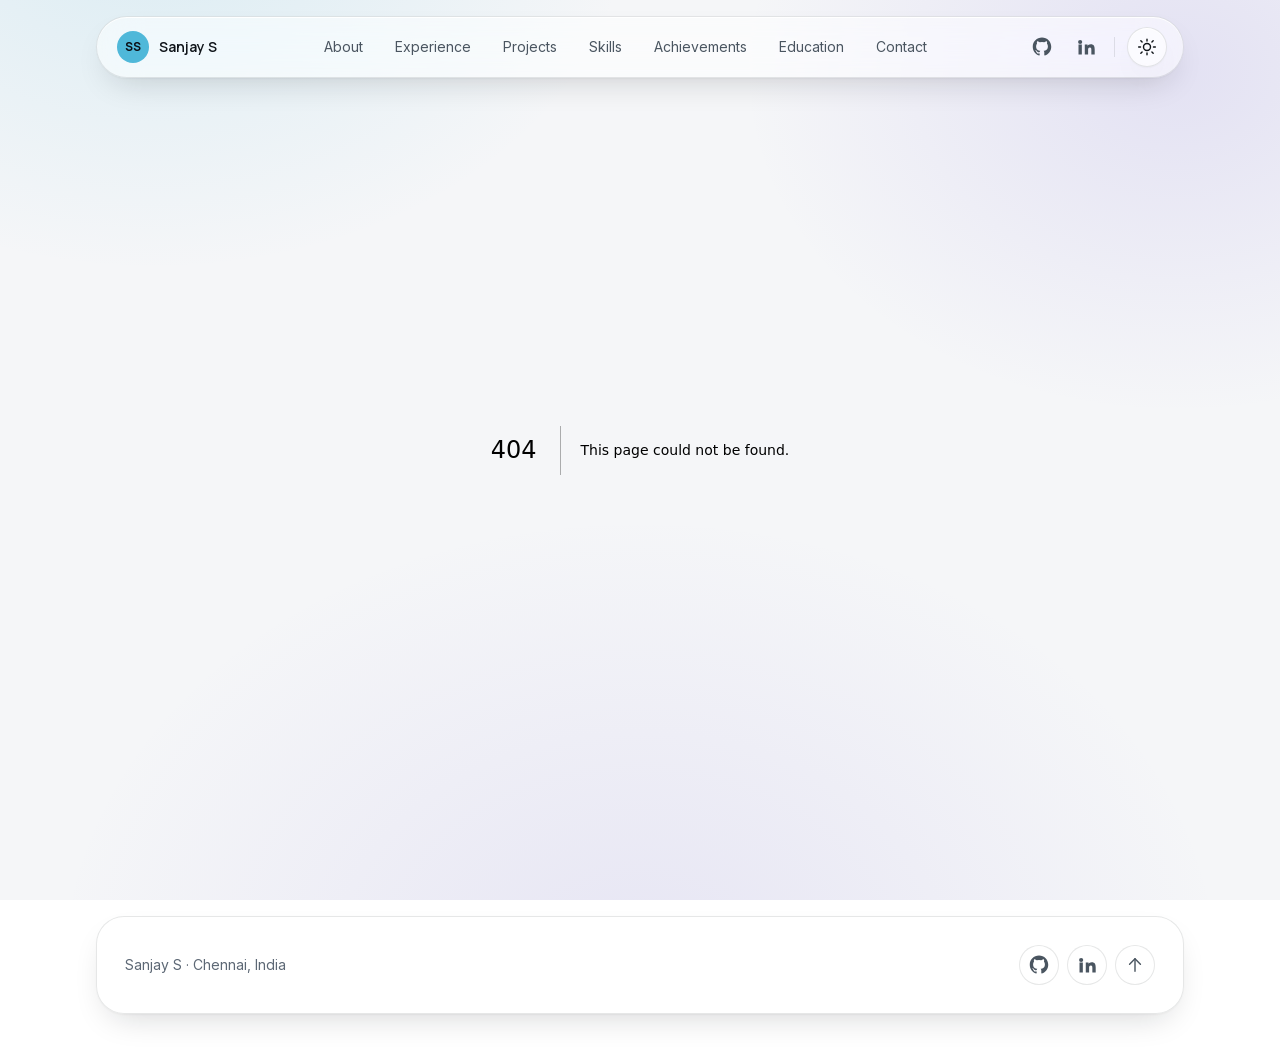
<file: 404/index.html>
<!DOCTYPE html><html lang="en" class="inter_7b064e0d-module__MOT0tq__variable manrope_6fd7433c-module__Zz-jia__variable ibm_plex_mono_46139293-module__ZgHWIW__variable h-full antialiased"><head><meta charSet="utf-8"/><meta name="viewport" content="width=device-width, initial-scale=1"/><link rel="stylesheet" href="/_next/static/chunks/2i_xe3fhpiqwx.css" data-precedence="next"/><link rel="preload" as="script" fetchPriority="low" href="/_next/static/chunks/12aruqaur5huj.js"/><script src="/_next/static/chunks/2ns4fun5az_-y.js" async=""></script><script src="/_next/static/chunks/4561u0v7ysn3r.js" async=""></script><script src="/_next/static/chunks/turbopack-30gxao4mw0xn3.js" async=""></script><script src="/_next/static/chunks/2kzbg2x-5g-p1.js" async="" crossorigin=""></script><script src="/_next/static/chunks/3fmw9uvtfp6kz.js" async="" crossorigin=""></script><meta name="robots" content="noindex"/><meta name="theme-color" content="#f5f6f8" media="(prefers-color-scheme: light)"/><meta name="theme-color" content="#0b0e14" media="(prefers-color-scheme: dark)"/><title>Sanjay S — Quantum Hardware Design &amp; EM Simulation</title><meta name="description" content="Superconducting qubit design, EM verification, and the tooling around both. Transmon and flip-chip processor design across C-DAC Bengaluru and CIT&#x27;s Centre for Quantum Science and Technology."/><link rel="author" href="https://sanjaysuresh05.github.io"/><meta name="author" content="Sanjay S"/><meta name="robots" content="index, follow"/><link rel="canonical" href="https://sanjaysuresh05.github.io/"/><meta property="og:title" content="Sanjay S — Quantum Hardware Design &amp; EM Simulation"/><meta property="og:description" content="Superconducting qubit design, EM verification, and the tooling around both. Transmon and flip-chip processor design across C-DAC Bengaluru and CIT&#x27;s Centre for Quantum Science and Technology."/><meta property="og:url" content="https://sanjaysuresh05.github.io/"/><meta property="og:site_name" content="Sanjay S — Quantum Hardware Design &amp; EM Simulation"/><meta property="og:locale" content="en_US"/><meta property="og:image" content="https://sanjaysuresh05.github.io/og.png"/><meta property="og:image:type" content="image/png"/><meta property="og:image:width" content="1200"/><meta property="og:image:height" content="630"/><meta property="og:image:alt" content="Sanjay S — Quantum Hardware Design &amp; EM Simulation"/><meta property="og:type" content="profile"/><meta name="twitter:card" content="summary_large_image"/><meta name="twitter:title" content="Sanjay S — Quantum Hardware Design &amp; EM Simulation"/><meta name="twitter:description" content="Superconducting qubit design, EM verification, and the tooling around both. Transmon and flip-chip processor design across C-DAC Bengaluru and CIT&#x27;s Centre for Quantum Science and Technology."/><meta name="twitter:image" content="https://sanjaysuresh05.github.io/og.png"/><link rel="icon" href="/favicon.ico?favicon.2vob68tjqpejf.ico" sizes="256x256" type="image/x-icon"/><meta name="next-size-adjust" content=""/><title>404: This page could not be found.</title><script>
(function () {
  try {
    var stored = localStorage.getItem("sanjay-portfolio-theme");
    var theme = stored === "light" || stored === "dark"
      ? stored
      : (window.matchMedia("(prefers-color-scheme: dark)").matches ? "dark" : "light");
    var root = document.documentElement;
    root.classList.toggle("dark", theme === "dark");
    root.classList.toggle("light", theme === "light");
  } catch (e) {}
})();
</script><noscript><style>[data-reveal]{opacity:1!important;transform:none!important}</style></noscript><script type="module" src="https://static.cloudflareinsights.com/beacon.min.js" data-cf-beacon="{&quot;token&quot;:&quot;00f92491f1904f3f8ede6cdb250f1194&quot;}"></script><script src="/_next/static/chunks/0cz1d0mv5g_q7.js" noModule=""></script></head><body class="flex min-h-full flex-col"><div hidden=""><!--$--><!--/$--></div><div aria-hidden="true" class="pointer-events-none fixed inset-0 -z-10 overflow-hidden"><div class="absolute inset-0 bg-[var(--bg)]"></div><div class="absolute inset-0 bg-[image:var(--ambient)]"></div><div aria-hidden="true" class="pointer-events-none absolute top-0 left-0 opacity-0 transition-opacity duration-500 ease-out" style="width:560px;height:560px;will-change:transform;background:radial-gradient(closest-side, var(--glow), var(--glow-2) 45%, transparent 72%)"></div><div class="absolute inset-0 opacity-[0.035] mix-blend-overlay dark:opacity-[0.05]" style="background-image:url(&quot;data:image/svg+xml,%3Csvg xmlns=&#x27;http://www.w3.org/2000/svg&#x27; width=&#x27;140&#x27; height=&#x27;140&#x27;%3E%3Cfilter id=&#x27;n&#x27;%3E%3CfeTurbulence type=&#x27;fractalNoise&#x27; baseFrequency=&#x27;0.85&#x27; numOctaves=&#x27;3&#x27;/%3E%3C/filter%3E%3Crect width=&#x27;140&#x27; height=&#x27;140&#x27; filter=&#x27;url(%23n)&#x27;/%3E%3C/svg%3E&quot;)"></div></div><a href="#main" class="glass-strong text-fg sr-only rounded-full px-5 py-3 focus-visible:not-sr-only focus-visible:fixed focus-visible:top-4 focus-visible:left-4 focus-visible:z-[60]">Skip to content</a><header class="fixed inset-x-0 top-0 z-50 pt-3 sm:pt-4"><nav aria-label="Primary" class="container-page"><div class="flex items-center justify-between gap-3 rounded-full px-3 py-2 sm:px-4 sm:py-2.5 transition-[background-color,box-shadow,backdrop-filter] duration-500 glass"><a href="#top" class="tap-target text-fg flex items-center gap-2.5 rounded-full py-1 pr-3 pl-1"><span aria-hidden="true" class="bg-accent text-accent-contrast font-display grid h-8 w-8 place-items-center rounded-full text-xs font-bold tracking-wide">SS</span><span class="font-display text-sm font-semibold">Sanjay S</span></a><ul class="hidden items-center gap-1 lg:flex"><li><a href="#about" class="relative block rounded-full px-3.5 py-2 text-sm transition-colors duration-300 text-muted hover:text-fg">About</a></li><li><a href="#experience" class="relative block rounded-full px-3.5 py-2 text-sm transition-colors duration-300 text-muted hover:text-fg">Experience</a></li><li><a href="#projects" class="relative block rounded-full px-3.5 py-2 text-sm transition-colors duration-300 text-muted hover:text-fg">Projects</a></li><li><a href="#skills" class="relative block rounded-full px-3.5 py-2 text-sm transition-colors duration-300 text-muted hover:text-fg">Skills</a></li><li><a href="#achievements" class="relative block rounded-full px-3.5 py-2 text-sm transition-colors duration-300 text-muted hover:text-fg">Achievements</a></li><li><a href="#education" class="relative block rounded-full px-3.5 py-2 text-sm transition-colors duration-300 text-muted hover:text-fg">Education</a></li><li><a href="#contact" class="relative block rounded-full px-3.5 py-2 text-sm transition-colors duration-300 text-muted hover:text-fg">Contact</a></li></ul><div class="flex items-center gap-2"><div class="hidden items-center gap-1 xl:flex"><a href="https://github.com/Sanjaysuresh05" target="_blank" rel="noopener noreferrer" aria-label="GitHub (opens in a new tab)" title="GitHub" class="tap-target text-muted hover:text-fg inline-flex h-10 w-10 items-center justify-center rounded-full transition-colors duration-300"><svg class="h-5 w-5" aria-hidden="true" focusable="false" viewBox="0 0 24 24" fill="currentColor"><path d="M12 .5C5.73.5.9 5.33.9 11.6c0 4.9 3.17 9.06 7.57 10.53.55.1.76-.24.76-.53l-.02-1.87c-3.08.67-3.73-1.48-3.73-1.48-.5-1.29-1.23-1.63-1.23-1.63-1.01-.69.08-.67.08-.67 1.11.08 1.7 1.15 1.7 1.15.99 1.7 2.6 1.21 3.24.93.1-.72.39-1.21.7-1.49-2.46-.28-5.05-1.23-5.05-5.49 0-1.21.43-2.2 1.14-2.98-.11-.28-.5-1.41.11-2.94 0 0 .93-.3 3.05 1.14a10.5 10.5 0 0 1 5.56 0c2.12-1.44 3.05-1.14 3.05-1.14.61 1.53.22 2.66.11 2.94.71.78 1.14 1.77 1.14 2.98 0 4.27-2.6 5.2-5.07 5.48.4.35.76 1.03.76 2.08l-.01 3.08c0 .29.2.64.77.53 4.4-1.47 7.56-5.63 7.56-10.53C23.1 5.33 18.27.5 12 .5Z"></path></svg></a><a href="https://www.linkedin.com/in/sanjay-s1325" target="_blank" rel="noopener noreferrer" aria-label="LinkedIn (opens in a new tab)" title="LinkedIn" class="tap-target text-muted hover:text-fg inline-flex h-10 w-10 items-center justify-center rounded-full transition-colors duration-300"><svg class="h-5 w-5" aria-hidden="true" focusable="false" viewBox="0 0 24 24" fill="currentColor"><path d="M4.98 3.5a2.5 2.5 0 1 1 0 5 2.5 2.5 0 0 1 0-5ZM3 9h4v12H3V9Zm7 0h3.83v1.64h.05c.53-1 1.83-2.06 3.77-2.06 4.03 0 4.78 2.65 4.78 6.1V21h-4v-5.44c0-1.3-.02-2.97-1.81-2.97-1.81 0-2.09 1.42-2.09 2.88V21h-4V9Z"></path></svg></a><span aria-hidden="true" class="bg-line mx-1 h-5 w-px"></span></div><button type="button" aria-label="Switch to dark theme" title="Switch to dark theme" class="tap-target glass text-fg inline-flex h-10 w-10 items-center justify-center rounded-full transition-[transform,border-color] duration-300 hover:-translate-y-0.5 hover:border-[color:var(--accent)]/45 active:translate-y-0"><span class="relative block h-5 w-5"><svg viewBox="0 0 24 24" fill="none" stroke="currentColor" stroke-width="1.7" stroke-linecap="round" aria-hidden="true" focusable="false" class="absolute inset-0 transition-[opacity,transform] duration-300 scale-100 opacity-100"><circle cx="12" cy="12" r="4.2"></circle><path d="M12 2.6v2.2M12 19.2v2.2M4.2 12H2M22 12h-2.2M6.1 6.1 4.6 4.6M19.4 19.4l-1.5-1.5M17.9 6.1l1.5-1.5M4.6 19.4l1.5-1.5"></path></svg><svg viewBox="0 0 24 24" fill="none" stroke="currentColor" stroke-width="1.7" stroke-linecap="round" stroke-linejoin="round" aria-hidden="true" focusable="false" class="absolute inset-0 transition-[opacity,transform] duration-300 scale-75 opacity-0"><path d="M20.5 14.4A8.6 8.6 0 0 1 9.6 3.5a8.6 8.6 0 1 0 10.9 10.9Z"></path></svg></span></button><button type="button" aria-expanded="false" aria-controls="mobile-nav" aria-label="Open menu" class="tap-target glass text-fg inline-flex h-10 w-10 items-center justify-center rounded-full transition-[border-color] duration-300 lg:hidden hover:border-[color:var(--accent)]/45"><span aria-hidden="true" class="relative block h-4 w-5"><span class="bg-fg absolute left-0 h-0.5 w-5 rounded-full transition-transform duration-300 top-0.5"></span><span class="bg-fg absolute left-0 h-0.5 w-5 rounded-full transition-transform duration-300 top-[13px]"></span></span></button></div></div></nav></header><main id="main" class="flex-1"><div style="font-family:system-ui,&quot;Segoe UI&quot;,Roboto,Helvetica,Arial,sans-serif,&quot;Apple Color Emoji&quot;,&quot;Segoe UI Emoji&quot;;height:100vh;text-align:center;display:flex;flex-direction:column;align-items:center;justify-content:center"><div><style>body{color:#000;background:#fff;margin:0}.next-error-h1{border-right:1px solid rgba(0,0,0,.3)}@media (prefers-color-scheme:dark){body{color:#fff;background:#000}.next-error-h1{border-right:1px solid rgba(255,255,255,.3)}}</style><h1 class="next-error-h1" style="display:inline-block;margin:0 20px 0 0;padding:0 23px 0 0;font-size:24px;font-weight:500;vertical-align:top;line-height:49px">404</h1><div style="display:inline-block"><h2 style="font-size:14px;font-weight:400;line-height:49px;margin:0">This page could not be found.</h2></div></div></div><!--$--><!--/$--></main><footer class="container-page pt-4 pb-8 sm:pb-10"><div class="glass rounded-glass-lg p-5 sm:p-7 flex flex-col items-center gap-4 sm:flex-row sm:items-center sm:justify-between"><p class="text-subtle text-sm">Sanjay S<!-- --> <span aria-hidden="true">·</span> <!-- -->Chennai, India</p><div class="flex items-center gap-2"><a href="https://github.com/Sanjaysuresh05" target="_blank" rel="noopener noreferrer" aria-label="GitHub (opens in a new tab)" title="GitHub" class="tap-target border-line text-muted hover:text-fg inline-flex h-10 w-10 items-center justify-center rounded-full border bg-[var(--glass-bg)] transition-[color,border-color,transform] duration-300 hover:-translate-y-0.5 hover:border-[color:var(--accent)]/45 active:translate-y-0"><svg class="h-5 w-5" aria-hidden="true" focusable="false" viewBox="0 0 24 24" fill="currentColor"><path d="M12 .5C5.73.5.9 5.33.9 11.6c0 4.9 3.17 9.06 7.57 10.53.55.1.76-.24.76-.53l-.02-1.87c-3.08.67-3.73-1.48-3.73-1.48-.5-1.29-1.23-1.63-1.23-1.63-1.01-.69.08-.67.08-.67 1.11.08 1.7 1.15 1.7 1.15.99 1.7 2.6 1.21 3.24.93.1-.72.39-1.21.7-1.49-2.46-.28-5.05-1.23-5.05-5.49 0-1.21.43-2.2 1.14-2.98-.11-.28-.5-1.41.11-2.94 0 0 .93-.3 3.05 1.14a10.5 10.5 0 0 1 5.56 0c2.12-1.44 3.05-1.14 3.05-1.14.61 1.53.22 2.66.11 2.94.71.78 1.14 1.77 1.14 2.98 0 4.27-2.6 5.2-5.07 5.48.4.35.76 1.03.76 2.08l-.01 3.08c0 .29.2.64.77.53 4.4-1.47 7.56-5.63 7.56-10.53C23.1 5.33 18.27.5 12 .5Z"></path></svg></a><a href="https://www.linkedin.com/in/sanjay-s1325" target="_blank" rel="noopener noreferrer" aria-label="LinkedIn (opens in a new tab)" title="LinkedIn" class="tap-target border-line text-muted hover:text-fg inline-flex h-10 w-10 items-center justify-center rounded-full border bg-[var(--glass-bg)] transition-[color,border-color,transform] duration-300 hover:-translate-y-0.5 hover:border-[color:var(--accent)]/45 active:translate-y-0"><svg class="h-5 w-5" aria-hidden="true" focusable="false" viewBox="0 0 24 24" fill="currentColor"><path d="M4.98 3.5a2.5 2.5 0 1 1 0 5 2.5 2.5 0 0 1 0-5ZM3 9h4v12H3V9Zm7 0h3.83v1.64h.05c.53-1 1.83-2.06 3.77-2.06 4.03 0 4.78 2.65 4.78 6.1V21h-4v-5.44c0-1.3-.02-2.97-1.81-2.97-1.81 0-2.09 1.42-2.09 2.88V21h-4V9Z"></path></svg></a><a href="#top" aria-label="Back to top" title="Back to top" class="tap-target border-line text-muted hover:text-fg inline-flex h-10 w-10 items-center justify-center rounded-full border bg-[var(--glass-bg)] transition-[color,border-color,transform] duration-300 hover:-translate-y-0.5 hover:border-[color:var(--accent)]/45 active:translate-y-0"><svg viewBox="0 0 24 24" fill="none" stroke="currentColor" stroke-width="1.7" stroke-linecap="round" stroke-linejoin="round" aria-hidden="true" focusable="false" class="h-5 w-5"><path d="M12 19.5v-15"></path><path d="m5.5 11 6.5-6.5 6.5 6.5"></path></svg></a></div></div></footer><script src="/_next/static/chunks/12aruqaur5huj.js" id="_R_" async=""></script><script>(self.__next_f=self.__next_f||[]).push([0])</script><script>self.__next_f.push([1,"1:\"$Sreact.fragment\"\n3:I[5622,[\"/_next/static/chunks/2kzbg2x-5g-p1.js\",\"/_next/static/chunks/3fmw9uvtfp6kz.js\"],\"ThemeProvider\"]\n4:I[88685,[\"/_next/static/chunks/2kzbg2x-5g-p1.js\",\"/_next/static/chunks/3fmw9uvtfp6kz.js\"],\"MotionProvider\"]\n5:I[77844,[\"/_next/static/chunks/2kzbg2x-5g-p1.js\",\"/_next/static/chunks/3fmw9uvtfp6kz.js\"],\"CursorGlow\"]\n6:I[62301,[\"/_next/static/chunks/2kzbg2x-5g-p1.js\",\"/_next/static/chunks/3fmw9uvtfp6kz.js\"],\"Navbar\"]\n7:I[39756,[\"/_next/static/chunks/2kzbg2x-5g-p1.js\",\"/_next/static/chunks/3fmw9uvtfp6kz.js\"],\"default\"]\n8:I[37457,[\"/_next/static/chunks/2kzbg2x-5g-p1.js\",\"/_next/static/chunks/3fmw9uvtfp6kz.js\"],\"default\"]\nf:I[68027,[\"/_next/static/chunks/2kzbg2x-5g-p1.js\",\"/_next/static/chunks/3fmw9uvtfp6kz.js\"],\"default\",1]\n:HL[\"/_next/static/chunks/2i_xe3fhpiqwx.css\",\"style\"]\n2:[\"$\",\"style\",null,{\"children\":\"[data-reveal]{opacity:1!important;transform:none!important}\"}]\nd:X\n0:{\"P\":null,\"c\":[\"\",\"_not-found\",\"\"],\"q\":\"\",\"i\":false,\"f\":[[[\"\",{\"children\":[\"/_not-found\",{\"children\":[\"__PAGE__\",{},\"$undefined\",\"$undefined\",4608]},\"$undefined\",\"$undefined\",4608]},\"$undefined\",\"$undefined\",4624],[[\"$\",\"$1\",\"c\",{\"children\":[[[\"$\",\"link\",\"0\",{\"rel\":\"stylesheet\",\"href\":\"/_next/static/chunks/2i_xe3fhpiqwx.css\",\"precedence\":\"next\",\"crossOrigin\":\"$undefined\",\"nonce\":\"$undefined\"}],[\"$\",\"script\",\"script-0\",{\"src\":\"/_next/static/chunks/2kzbg2x-5g-p1.js\",\"async\":true,\"nonce\":\"$undefined\"}],[\"$\",\"script\",\"script-1\",{\"src\":\"/_next/static/chunks/3fmw9uvtfp6kz.js\",\"async\":true,\"nonce\":\"$undefined\"}]],[\"$\",\"html\",null,{\"lang\":\"en\",\"suppressHydrationWarning\":true,\"className\":\"inter_7b064e0d-module__MOT0tq__variable manrope_6fd7433c-module__Zz-jia__variable ibm_plex_mono_46139293-module__ZgHWIW__variable h-full antialiased\",\"children\":[[\"$\",\"head\",null,{\"children\":[[\"$\",\"script\",null,{\"dangerouslySetInnerHTML\":{\"__html\":\"\\n(function () {\\n  try {\\n    var stored = localStorage.getItem(\\\"sanjay-portfolio-theme\\\");\\n    var theme = stored === \\\"light\\\" || stored === \\\"dark\\\"\\n      ? stored\\n      : (window.matchMedia(\\\"(prefers-color-scheme: dark)\\\").matches ? \\\"dark\\\" : \\\"light\\\");\\n    var root = document.documentElement;\\n    root.classList.toggle(\\\"dark\\\", theme === \\\"dark\\\");\\n    root.classList.toggle(\\\"light\\\", theme === \\\"light\\\");\\n  } catch (e) {}\\n})();\\n\"},\"suppressHydrationWarning\":true}],[\"$\",\"noscript\",null,{\"children\":\"$2\"}],[\"$\",\"script\",null,{\"type\":\"module\",\"src\":\"https://static.cloudflareinsights.com/beacon.min.js\",\"data-cf-beacon\":\"{\\\"token\\\":\\\"00f92491f1904f3f8ede6cdb250f1194\\\"}\"}]]}],[\"$\",\"body\",null,{\"className\":\"flex min-h-full flex-col\",\"children\":[\"$\",\"$L3\",null,{\"children\":[\"$\",\"$L4\",null,{\"children\":[[\"$\",\"div\",null,{\"aria-hidden\":true,\"className\":\"pointer-events-none fixed inset-0 -z-10 overflow-hidden\",\"children\":[[\"$\",\"div\",null,{\"className\":\"absolute inset-0 bg-[var(--bg)]\"}],[\"$\",\"div\",null,{\"className\":\"absolute inset-0 bg-[image:var(--ambient)]\"}],[\"$\",\"$L5\",null,{}],[\"$\",\"div\",null,{\"className\":\"absolute inset-0 opacity-[0.035] mix-blend-overlay dark:opacity-[0.05]\",\"style\":{\"backgroundImage\":\"url(\\\"data:image/svg+xml,%3Csvg xmlns='http://www.w3.org/2000/svg' width='140' height='140'%3E%3Cfilter id='n'%3E%3CfeTurbulence type='fractalNoise' baseFrequency='0.85' numOctaves='3'/%3E%3C/filter%3E%3Crect width='140' height='140' filter='url(%23n)'/%3E%3C/svg%3E\\\")\"}}]]}],[\"$\",\"a\",null,{\"href\":\"#main\",\"className\":\"glass-strong text-fg sr-only rounded-full px-5 py-3 focus-visible:not-sr-only focus-visible:fixed focus-visible:top-4 focus-visible:left-4 focus-visible:z-[60]\",\"children\":\"Skip to content\"}],[\"$\",\"$L6\",null,{}],[\"$\",\"main\",null,{\"id\":\"main\",\"className\":\"flex-1\",\"children\":[\"$\",\"$L7\",null,{\"parallelRouterKey\":\"children\",\"error\":\"$undefined\",\"errorStyles\":\"$undefined\",\"errorScripts\":\"$undefined\",\"template\":[\"$\",\"$L8\",null,{}],\"templateStyles\":\"$undefined\",\"templateScripts\":\"$undefined\",\"notFound\":[[[\"$\",\"title\",null,{\"children\":\"404: This page could not be found.\"}],[\"$\",\"div\",null,{\"style\":{\"fontFamily\":\"system-ui,\\\"Segoe UI\\\",Roboto,Helvetica,Arial,sans-serif,\\\"Apple Color Emoji\\\",\\\"Segoe UI Emoji\\\"\",\"height\":\"100vh\",\"textAlign\":\"center\",\"display\":\"flex\",\"flexDirection\":\"column\",\"alignItems\":\"center\",\"justifyContent\":\"center\"},\"children\":[\"$\",\"div\",null,{\"children\":[[\"$\",\"style\",null,{\"dangerouslySetInnerHTML\":{\"__html\":\"body{color:#000;background:#fff;margin:0}.next-error-h1{border-right:1px solid rgba(0,0,0,.3)}@media (prefers-color-scheme:dark){body{color:#fff;background:#000}.next-error-h1{border-right:1px solid rgba(255,255,255,.3)}}\"}}],[\"$\",\"h1\",null,{\"className\":\"next-error-h1\",\"style\":{\"display\":\"inline-block\",\"margin\":\"0 20px 0 0\",\"padding\":\"0 23px 0 0\",\"fontSize\":24,\"fontWeight\":500,\"verticalAlign\":\"top\",\"lineHeight\":\"49px\"},\"children\":404}],[\"$\",\"div\",null,{\"style\":{\"display\":\"inline-block\"},\"children\":[\"$\",\"h2\",null,{\"style\":{\"fontSize\":14,\"fontWeight\":400,\"lineHeight\":\"49px\",\"margin\":0},\"children\":\"This page could not be found.\"}]}]]}]}]],[]],\"forbidden\":\"$undefined\",\"unauthorized\":\"$undefined\"}]}],[\"$\",\"footer\",null,{\"className\":\"container-page pt-4 pb-8 sm:pb-10\",\"children\":[\"$\",\"div\",null,{\"className\":\"glass rounded-glass-lg p-5 sm:p-7 flex flex-col items-center gap-4 sm:flex-row sm:items-center sm:justify-between\",\"children\":[\"$L9\",\"$La\"]}]}]]}]}]}]]}]]}],{\"children\":[\"$Lb\",{\"children\":[\"$Lc\",{},null,false,null]},null,false,\"$d\"]},null,false,null],\"$Le\",false]],\"m\":\"$undefined\",\"G\":[\"$f\",[\"$L10\"]],\"S\":true,\"h\":null,\"r\":\"$undefined\",\"s\":\"$undefined\",\"a\":\"$undefined\",\"l\":\"$undefined\",\"p\":\"$undefined\",\"d\":\"$undefined\",\"b\":\"D_Bh5zzAPMqWFLoM6bqRC\"}\n11:I[97367,[\"/_next/static/chunks/2kzbg2x-5g-p1.js\",\"/_next/static/chunks/3fmw9uvtfp6kz.js\"],\"OutletBoundary\"]\n12:\"$Sreact.suspense\"\n14:I[97367,[\"/_next/static/chunks/2kzbg2x-5g-p1.js\",\"/_next/static/chunks/3fmw9uvtfp6kz.js\"],\"ViewportBoundary\"]\n16:I[97367,[\"/_next/static/chunks/2kzbg2x-5g-p1.js\",\"/_next/static/chunks/3fmw9uvtfp6kz.js\"],\"MetadataBoundary\"]\n9:[\"$\",\"p\",null,{\"className\":\"text-subtle text-sm\",\"children\":[\"Sanjay S\",\" \",[\"$\",\"span\",null,{\"aria-hidden\":true,\"children\":\"·\"}],\" \",\"Chennai, India\"]}]\na:[\"$\",\"div\",null,{\"className\":\"flex items-center gap-2\",\"children\":[[[\"$\",\"a\",\"https://github.com/Sanjaysuresh05\",{\"href\":\"https://github.com/Sanjaysuresh05\",\"target\":\"_blank\",\"rel\":\"noopener noreferrer\",\"aria-label\":\"GitHub (opens in a new tab)\",\"title\":\"GitHub\",\"className\":\"tap-target border-line text-muted hover:text-fg inline-flex h-10 w-10 items-center justify-center rounded-full border bg-[var(--glass-bg)] transition-[color,border-color,transform] duration-300 hover:-translate-y-0.5 hover:border-[color:var(--accent)]/45 active:translate-y-0\",\"children\":[\"$\",\"svg\",null,{\"className\":\"h-5 w-5\",\"aria-hidden\":true,\"focusable\":\"false\",\"viewBox\":\"0 0 24 24\",\"fill\":\"currentColor\",\"children\":[\"$\",\"path\",null,{\"d\":\"M12 .5C5.73.5.9 5.33.9 11.6c0 4.9 3.17 9.06 7.57 10.53.55.1.76-.24.76-.53l-.02-1.87c-3.08.67-3.73-1.48-3.73-1.48-.5-1.29-1.23-1.63-1.23-1.63-1.01-.69.08-.67.08-.67 1.11.08 1.7 1.15 1.7 1.15.99 1.7 2.6 1.21 3.24.93.1-.72.39-1.21.7-1.49-2.46-.28-5.05-1.23-5.05-5.49 0-1.21.43-2.2 1.14-2.98-.11-.28-.5-1.41.11-2.94 0 0 .93-.3 3.05 1.14a10.5 10.5 0 0 1 5.56 0c2.12-1.44 3.05-1.14 3.05-1.14.61 1.53.22 2.66.11 2.94.71.78 1.14 1.77 1.14 2.98 0 4.27-2.6 5.2-5.07 5.48.4.35.76 1.03.76 2.08l-.01 3.08c0 .29.2.64.77.53 4.4-1.47 7.56-5.63 7.56-10.53C23.1 5.33 18.27.5 12 .5Z\"}]}]}],[\"$\",\"a\",\"https://www.linkedin.com/in/sanjay-s1325\",{\"href\":\"https://www.linkedin.com/in/sanjay-s1325\",\"target\":\"_blank\",\"rel\":\"noopener noreferrer\",\"aria-label\":\"LinkedIn (opens in a new tab)\",\"title\":\"LinkedIn\",\"className\":\"tap-target border-line text-muted hover:text-fg inline-flex h-10 w-10 items-center justify-center rounded-full border bg-[var(--glass-bg)] transition-[color,border-color,transform] duration-300 hover:-translate-y-0.5 hover:border-[color:var(--accent)]/45 active:translate-y-0\",\"children\":[\"$\",\"svg\",null,{\"className\":\"h-5 w-5\",\"aria-hidden\":true,\"focusable\":\"false\",\"viewBox\":\"0 0 24 24\",\"fill\":\"currentColor\",\"children\":[\"$\",\"path\",null,{\"d\":\"M4.98 3.5a2.5 2.5 0 1 1 0 5 2.5 2.5 0 0 1 0-5ZM3 9h4v12H3V9Zm7 0h3.83v1.64h.05c.53-1 1.83-2.06 3.77-2.06 4.03 0 4.78 2.65 4.78 6.1V21h-4v-5.44c0-1.3-.02-2.97-1.81-2.97-1.81 0-2.09 1.42-2.09 2.88V21h-4V9Z\"}]}]}]],[\"$\",\"a\",null,{\"href\":\"#top\",\"aria-label\":\"Back to top\",\"title\":\"Back to top\",\"className\":\"tap-target border-line text-muted hover:text-fg inline-flex h-10 w-10 items-center justify-center rounded-full border bg-[var(--glass-bg)] transition-[color,border-color,transform] duration-300 hover:-translate-y-0.5 hover:border-[color:var(--accent)]/45 active:translate-y-0\",\"children\":[\"$\",\"svg\",null,{\"viewBox\":\"0 0 24 24\",\"fill\":\"none\",\"stroke\":\"currentColor\",\"strokeWidth\":\"1.7\",\"strokeLinecap\":\"round\",\"strokeLinejoin\":\"round\",\"aria-hidden\":true,\"focusable\":\"false\",\"className\":\"h-5 w-5\",\"children\":[[\"$\",\"path\",null,{\"d\":\"M12 19.5v-15\"}],[\"$\",\"path\",null,{\"d\":\"m5.5 11 6.5-6.5 6.5 6.5\"}]]}]}]]}]\nb:[\"$\",\"$1\",\"c\",{\"children\":[null,[\"$\",\"$L7\",null,{\"parallelRouterKey\":\"children\",\"error\":\"$undefined\",\"errorStyles\":\"$undefined\",\"errorScripts\":\"$undefined\",\"template\":[\"$\",\"$L8\",null,{}],\"templateStyles\":\"$undefined\",\"templateScripts\":\"$undefined\",\"notFound\":\"$undefined\",\"forbidden\":\"$undefined\",\"unauthorized\":\"$undefined\"}]]}]\nc:[\"$\",\"$1\",\"c\",{\"children\":[[[\"$\",\"title\",null,{\"children\":\"404: This page could not be found.\"}],[\"$\",\"div\",null,{\"style\":\"$0:f:0:1:0:props:children:1:props:children:1:props:children:props:children:props:children:3:props:children:props:notFound:0:1:props:style\",\"children\":[\"$\",\"div\",null,{\"children\":[[\"$\",\"style\",null,{\"dangerouslySetInnerHTML\":{\"__html\":\"body{color:#000;background:#fff;margin:0}.next-error-h1{border-right:1px solid rgba(0,0,0,.3)}@media (prefers-color-scheme:dark){body{color:#fff;background:#000}.next-error-h1{border-right:1px solid rgba(255,255,255,.3)}}\"}}],[\"$\",\"h1\",null,{\"className\":\"next-error-h1\",\"style\":\"$0:f:0:1:0:props:children:1:props:children:1:props:children:props:children:props:children:3:props:children:props:notFound:0:1:props:children:props:children:1:props:style\",\"children\":404}],[\"$\",\"div\",null,{\"style\":\"$0:f:0:1:0:props:children:1:props:children:1:props:children:props:children:props:children:3:props:children:props:notFound:0:1:props:children:props:children:2:props:style\",\"children\":[\"$\",\"h2\",null,{\"style\":\"$0:f:0:1:0:props:children:1:props:children:1:props:children:props:children:props:children:3:props:children:props:notFound:0:1:props:children:props:children:2:props:children:props:style\",\"children\":\"This page could not be found.\"}]}]]}]}]],null,[\"$\",\"$L11\",null,{\"children\":[\"$\",\"$12\",null,{\"name\":\"Next.MetadataOutlet\",\"children\":\"$@13\"}]}]]}]\ne:[\"$\",\"$1\",\"h\",{\"children\":[[\"$\",\"meta\",null,{\"name\":\"robots\",\"content\":\"noindex\"}],[\"$\",\"$L14\",null,{\"children\":\"$L15\"}],[\"$\",\"div\",null,{\"hidden\":true,\"children\":[\"$\",\"$L16\",null,{\"children\":[\"$\",\"$12\",null,{\"name\":\"Next.Metadata\",\"children\":\"$L17\"}]}]}],[\"$\",\"meta\",null,{\"name\":\"next-size-adjust\",\"content\":\"\"}]]}]\n10:[\"$\",\"link\",\"0\",{\"rel\":\"stylesheet\",\"href\":\"/_next/static/chunks/2i_xe3fhpiqwx.css\",\"precedence\":\"next\",\"crossOrigin\":\"$undefined\",\"nonce\":\"$undefined\"}]\nd:C\n15:[[\"$\",\"meta\",\"0\",{\"charSet\":\"utf-8\"}],[\"$\",\"meta\",\"1\",{\"name\":\"viewport\",\"content\":\"width=device-width, initial-scale=1\"}],[\"$\",\"meta\",\"2\",{\"name\":\"theme-color\",\"content\":\"#f5f6f8\",\"media\":\"(prefers-color-scheme: light)\"}],[\"$\",\"meta\",\"3\",{\"name\":\"theme-color\",\"content\":\"#0b0e14\",\"media\":\"(prefers-color-scheme: dark)\"}]]\n18:I[27201,[\"/_next/static/chunks/2kzbg2x-5g-p1.js\",\"/_next/static/chunks/3fmw9uvtfp6kz.js\"],\"IconMark\"]\n13:null\n17:[[\"$\",\"title\",\"0\",{\"children\":\"Sanjay S — Quantum Hardware Design \u0026 EM Simulation\"}],[\"$\",\"meta\",\"1\",{\"name\":\"description\",\"content\":\"Superconducting qubit design, EM verification, and the tooling around both. Transmon and flip-chip processor design across C-DAC Bengaluru and CIT's Centre for Quantum Science and Technology.\"}],[\"$\",\"link\",\"2\",{\"rel\":\"author\",\"href\":\"https://sanjaysuresh05.github.io\"}],[\"$\",\"meta\",\"3\",{\"name\":\"author\",\"content\":\"Sanjay S\"}],[\"$\",\"meta\",\"4\",{\"name\":\"robots\",\"content\":\"index, follow\"}],[\"$\",\"link\",\"5\",{\"rel\":\"canonical\",\"href\":\"https://sanjaysuresh05.github.io/\"}],[\"$\",\"meta\",\"6\",{\"property\":\"og:title\",\"content\":\"Sanjay S — Quantum Hardware Design \u0026 EM Simulation\"}],[\"$\",\"meta\",\"7\",{\"property\":\"og:description\",\"content\":\"Superconducting qubit design, EM verification, and the tooling around both. Transmon and flip-chip processor design across C-DAC Bengaluru and CIT's Centre for Quantum Science and Technology.\"}],[\"$\",\"meta\",\"8\",{\"property\":\"og:url\",\"content\":\"https://sanjaysuresh05.github.io/\"}],[\"$\",\"meta\",\"9\",{\"property\":\"og:site_name\",\"content\":\"Sanjay S — Quantum Hardware Design \u0026 EM Simulation\"}],[\"$\",\"meta\",\"10\",{\"property\":\"og:locale\",\"content\":\"en_US\"}],[\"$\",\"meta\",\"11\",{\"property\":\"og:image\",\"content\":\"https://sanjaysuresh05.github.io/og.png\"}],[\"$\",\"meta\",\"12\",{\"property\":\"og:image:type\",\"content\":\"image/png\"}],[\"$\",\"meta\",\"13\",{\"property\":\"og:image:width\",\"content\":\"1200\"}],[\"$\",\"meta\",\"14\",{\"property\":\"og:image:height\",\"content\":\"630\"}],[\"$\",\"meta\",\"15\",{\"property\":\"og:image:alt\",\"content\":\"Sanjay S — Quantum Hardware Design \u0026 EM Simulation\"}],[\"$\",\"meta\",\"16\",{\"property\":\"og:type\",\"content\":\"profile\"}],[\"$\",\"meta\",\"17\",{\"name\":\"twitter:card\",\"content\":\"summary_large_image\"}],[\"$\",\"meta\",\"18\",{\"name\":\"twitter:title\",\"content\":\"Sanjay S — Quantum Hardware Design \u0026 EM Simulation\"}],[\"$\",\"meta\",\"19\",{\"name\":\"twitter:description\",\"content\":\"Superconducting qubit design, EM verification, and the tooling around both. Transmon and flip-chip processor design across C-DAC Bengaluru and CIT's Centre for Quantum Science and Technology.\"}],[\"$\",\"meta\",\"20\",{\"name\":\"twitter:image\",\"content\":\"https://sanjaysuresh05.github.io/og.png\"}],[\"$\",\"link\",\"21\",{\"rel\":\"icon\",\"href\":\"/favicon.ico?favicon.2vob68tjqpejf.ico\",\"sizes\":\"256x256\",\"type\":\"image/x-icon\"}],[\"$\",\"$L18\",\"22\",{}]]\n"])</script></body></html>
</file>
<file: _next/static/chunks/2i_xe3fhpiqwx.css>
@font-face{font-family:Inter;font-style:normal;font-weight:100 900;font-display:swap;src:url(../media/2c55a0e60120577a-s.0-dom-5bn10r2.woff2)format("woff2");unicode-range:U+460-52F,U+1C80-1C8A,U+20B4,U+2DE0-2DFF,U+A640-A69F,U+FE2E-FE2F}@font-face{font-family:Inter;font-style:normal;font-weight:100 900;font-display:swap;src:url(../media/9c72aa0f40e4eef8-s.1y4-pdgsjb-pw.woff2)format("woff2");unicode-range:U+301,U+400-45F,U+490-491,U+4B0-4B1,U+2116}@font-face{font-family:Inter;font-style:normal;font-weight:100 900;font-display:swap;src:url(../media/ad66f9afd8947f86-s.3lvt2whj97whp.woff2)format("woff2");unicode-range:U+1F??}@font-face{font-family:Inter;font-style:normal;font-weight:100 900;font-display:swap;src:url(../media/5476f68d60460930-s.2uwcyprjm3xu3.woff2)format("woff2");unicode-range:U+370-377,U+37A-37F,U+384-38A,U+38C,U+38E-3A1,U+3A3-3FF}@font-face{font-family:Inter;font-style:normal;font-weight:100 900;font-display:swap;src:url(../media/2bbe8d2671613f1f-s.0k62hbripvv8p.woff2)format("woff2");unicode-range:U+102-103,U+110-111,U+128-129,U+168-169,U+1A0-1A1,U+1AF-1B0,U+300-301,U+303-304,U+308-309,U+323,U+329,U+1EA0-1EF9,U+20AB}@font-face{font-family:Inter;font-style:normal;font-weight:100 900;font-display:swap;src:url(../media/1bffadaabf893a1e-s.3-6t-g6q0vh0a.woff2)format("woff2");unicode-range:U+100-2BA,U+2BD-2C5,U+2C7-2CC,U+2CE-2D7,U+2DD-2FF,U+304,U+308,U+329,U+1D00-1DBF,U+1E00-1E9F,U+1EF2-1EFF,U+2020,U+20A0-20AB,U+20AD-20C4,U+2113,U+2C60-2C7F,U+A720-A7FF}@font-face{font-family:Inter;font-style:normal;font-weight:100 900;font-display:swap;src:url(../media/83afe278b6a6bb3c-s.p.2bn3s6zvc0dyp.woff2)format("woff2");unicode-range:U+??,U+131,U+152-153,U+2BB-2BC,U+2C6,U+2DA,U+2DC,U+304,U+308,U+329,U+2000-206F,U+20AC,U+2122,U+2191,U+2193,U+2212,U+2215,U+FEFF,U+FFFD}@font-face{font-family:Inter Fallback;src:local(Arial);ascent-override:90.44%;descent-override:22.52%;line-gap-override:0.0%;size-adjust:107.12%}.inter_7b064e0d-module__MOT0tq__className{font-family:Inter,Inter Fallback;font-style:normal}.inter_7b064e0d-module__MOT0tq__variable{--font-inter:"Inter", "Inter Fallback"}
@font-face{font-family:Manrope;font-style:normal;font-weight:200 800;font-display:swap;src:url(../media/a342834df7752944-s.3hd2l7bm32o7k.woff2)format("woff2");unicode-range:U+460-52F,U+1C80-1C8A,U+20B4,U+2DE0-2DFF,U+A640-A69F,U+FE2E-FE2F}@font-face{font-family:Manrope;font-style:normal;font-weight:200 800;font-display:swap;src:url(../media/d3fe2f289711ac3f-s.1l2zhvq5eocqf.woff2)format("woff2");unicode-range:U+301,U+400-45F,U+490-491,U+4B0-4B1,U+2116}@font-face{font-family:Manrope;font-style:normal;font-weight:200 800;font-display:swap;src:url(../media/58c4895d0a0ef7cc-s.2vhvl9vrvk-va.woff2)format("woff2");unicode-range:U+370-377,U+37A-37F,U+384-38A,U+38C,U+38E-3A1,U+3A3-3FF}@font-face{font-family:Manrope;font-style:normal;font-weight:200 800;font-display:swap;src:url(../media/bfc7db5c00d21bc5-s.173xwsdme27n8.woff2)format("woff2");unicode-range:U+102-103,U+110-111,U+128-129,U+168-169,U+1A0-1A1,U+1AF-1B0,U+300-301,U+303-304,U+308-309,U+323,U+329,U+1EA0-1EF9,U+20AB}@font-face{font-family:Manrope;font-style:normal;font-weight:200 800;font-display:swap;src:url(../media/6ab0db14f70d8ed6-s.13hnt-xgp82zk.woff2)format("woff2");unicode-range:U+100-2BA,U+2BD-2C5,U+2C7-2CC,U+2CE-2D7,U+2DD-2FF,U+304,U+308,U+329,U+1D00-1DBF,U+1E00-1E9F,U+1EF2-1EFF,U+2020,U+20A0-20AB,U+20AD-20C4,U+2113,U+2C60-2C7F,U+A720-A7FF}@font-face{font-family:Manrope;font-style:normal;font-weight:200 800;font-display:swap;src:url(../media/a343f882a40d2cc9-s.p.1sj6eobyi31rd.woff2)format("woff2");unicode-range:U+??,U+131,U+152-153,U+2BB-2BC,U+2C6,U+2DA,U+2DC,U+304,U+308,U+329,U+2000-206F,U+20AC,U+2122,U+2191,U+2193,U+2212,U+2215,U+FEFF,U+FFFD}@font-face{font-family:Manrope Fallback;src:local(Arial);ascent-override:103.31%;descent-override:29.07%;line-gap-override:0.0%;size-adjust:103.19%}.manrope_6fd7433c-module__Zz-jia__className{font-family:Manrope,Manrope Fallback;font-style:normal}.manrope_6fd7433c-module__Zz-jia__variable{--font-manrope:"Manrope", "Manrope Fallback"}
@font-face{font-family:IBM Plex Mono;font-style:normal;font-weight:400;font-display:swap;src:url(../media/e390973e931a41c5-s.0rgnxg2b64rzs.woff2)format("woff2");unicode-range:U+460-52F,U+1C80-1C8A,U+20B4,U+2DE0-2DFF,U+A640-A69F,U+FE2E-FE2F}@font-face{font-family:IBM Plex Mono;font-style:normal;font-weight:400;font-display:swap;src:url(../media/59b15b4bcd7b1eb5-s.2vemzm0itqzfy.woff2)format("woff2");unicode-range:U+301,U+400-45F,U+490-491,U+4B0-4B1,U+2116}@font-face{font-family:IBM Plex Mono;font-style:normal;font-weight:400;font-display:swap;src:url(../media/e532fa1b9921e1cd-s.3cb5lpr2l6xud.woff2)format("woff2");unicode-range:U+102-103,U+110-111,U+128-129,U+168-169,U+1A0-1A1,U+1AF-1B0,U+300-301,U+303-304,U+308-309,U+323,U+329,U+1EA0-1EF9,U+20AB}@font-face{font-family:IBM Plex Mono;font-style:normal;font-weight:400;font-display:swap;src:url(../media/2fe89d53234c61d4-s.1u30mmyq6lnsd.woff2)format("woff2");unicode-range:U+100-2BA,U+2BD-2C5,U+2C7-2CC,U+2CE-2D7,U+2DD-2FF,U+304,U+308,U+329,U+1D00-1DBF,U+1E00-1E9F,U+1EF2-1EFF,U+2020,U+20A0-20AB,U+20AD-20C4,U+2113,U+2C60-2C7F,U+A720-A7FF}@font-face{font-family:IBM Plex Mono;font-style:normal;font-weight:400;font-display:swap;src:url(../media/99e609270109b47d-s.p.40sczeszzbjw1.woff2)format("woff2");unicode-range:U+??,U+131,U+152-153,U+2BB-2BC,U+2C6,U+2DA,U+2DC,U+304,U+308,U+329,U+2000-206F,U+20AC,U+2122,U+2191,U+2193,U+2212,U+2215,U+FEFF,U+FFFD}@font-face{font-family:IBM Plex Mono;font-style:normal;font-weight:500;font-display:swap;src:url(../media/5e05ae5b48faa55e-s.1yd4_i3e35931.woff2)format("woff2");unicode-range:U+460-52F,U+1C80-1C8A,U+20B4,U+2DE0-2DFF,U+A640-A69F,U+FE2E-FE2F}@font-face{font-family:IBM Plex Mono;font-style:normal;font-weight:500;font-display:swap;src:url(../media/a7afbb44bec2bb18-s.1qc6dx89jd2qv.woff2)format("woff2");unicode-range:U+301,U+400-45F,U+490-491,U+4B0-4B1,U+2116}@font-face{font-family:IBM Plex Mono;font-style:normal;font-weight:500;font-display:swap;src:url(../media/02263ebadd758ea4-s.29yke99gs9qpn.woff2)format("woff2");unicode-range:U+102-103,U+110-111,U+128-129,U+168-169,U+1A0-1A1,U+1AF-1B0,U+300-301,U+303-304,U+308-309,U+323,U+329,U+1EA0-1EF9,U+20AB}@font-face{font-family:IBM Plex Mono;font-style:normal;font-weight:500;font-display:swap;src:url(../media/68757d6cddeff913-s.1i-sca43-qwng.woff2)format("woff2");unicode-range:U+100-2BA,U+2BD-2C5,U+2C7-2CC,U+2CE-2D7,U+2DD-2FF,U+304,U+308,U+329,U+1D00-1DBF,U+1E00-1E9F,U+1EF2-1EFF,U+2020,U+20A0-20AB,U+20AD-20C4,U+2113,U+2C60-2C7F,U+A720-A7FF}@font-face{font-family:IBM Plex Mono;font-style:normal;font-weight:500;font-display:swap;src:url(../media/effe91970fc4db64-s.p.0oace-s_gkfks.woff2)format("woff2");unicode-range:U+??,U+131,U+152-153,U+2BB-2BC,U+2C6,U+2DA,U+2DC,U+304,U+308,U+329,U+2000-206F,U+20AC,U+2122,U+2191,U+2193,U+2212,U+2215,U+FEFF,U+FFFD}@font-face{font-family:IBM Plex Mono Fallback;src:local(Arial);ascent-override:76.16%;descent-override:20.43%;line-gap-override:0.0%;size-adjust:134.59%}.ibm_plex_mono_46139293-module__ZgHWIW__className{font-family:IBM Plex Mono,IBM Plex Mono Fallback;font-style:normal}.ibm_plex_mono_46139293-module__ZgHWIW__variable{--font-plex-mono:"IBM Plex Mono", "IBM Plex Mono Fallback"}
@layer properties{@supports (((-webkit-hyphens:none)) and (not (margin-trim:inline))) or ((-moz-orient:inline) and (not (color:rgb(from red r g b)))){*,:before,:after,::backdrop{--tw-scale-x:1;--tw-scale-y:1;--tw-scale-z:1;--tw-rotate-x:initial;--tw-rotate-y:initial;--tw-rotate-z:initial;--tw-skew-x:initial;--tw-skew-y:initial;--tw-border-style:solid;--tw-leading:initial;--tw-font-weight:initial;--tw-tracking:initial;--tw-shadow:0 0 #0000;--tw-shadow-color:initial;--tw-shadow-alpha:100%;--tw-inset-shadow:0 0 #0000;--tw-inset-shadow-color:initial;--tw-inset-shadow-alpha:100%;--tw-ring-color:initial;--tw-ring-shadow:0 0 #0000;--tw-inset-ring-color:initial;--tw-inset-ring-shadow:0 0 #0000;--tw-ring-inset:initial;--tw-ring-offset-width:0px;--tw-ring-offset-color:#fff;--tw-ring-offset-shadow:0 0 #0000;--tw-blur:initial;--tw-brightness:initial;--tw-contrast:initial;--tw-grayscale:initial;--tw-hue-rotate:initial;--tw-invert:initial;--tw-opacity:initial;--tw-saturate:initial;--tw-sepia:initial;--tw-drop-shadow:initial;--tw-drop-shadow-color:initial;--tw-drop-shadow-alpha:100%;--tw-drop-shadow-size:initial;--tw-backdrop-blur:initial;--tw-backdrop-brightness:initial;--tw-backdrop-contrast:initial;--tw-backdrop-grayscale:initial;--tw-backdrop-hue-rotate:initial;--tw-backdrop-invert:initial;--tw-backdrop-opacity:initial;--tw-backdrop-saturate:initial;--tw-backdrop-sepia:initial;--tw-duration:initial;--tw-ease:initial;--tw-translate-x:0;--tw-translate-y:0;--tw-translate-z:0}}}@layer theme{:root,:host{--font-sans:var(--font-inter), ui-sans-serif, system-ui, -apple-system, sans-serif;--font-serif:ui-serif, Georgia, Cambria, "Times New Roman", Times, serif;--font-mono:var(--font-plex-mono), ui-monospace, SFMono-Regular, Menlo, monospace;--color-black:#000;--color-white:#fff;--spacing:.25rem;--container-4xl:56rem;--container-5xl:64rem;--text-xs:.75rem;--text-xs--line-height:calc(1 / .75);--text-sm:.875rem;--text-sm--line-height:calc(1.25 / .875);--text-base:1rem;--text-base--line-height:calc(1.5 / 1);--text-lg:1.125rem;--text-lg--line-height:calc(1.75 / 1.125);--text-xl:1.25rem;--text-xl--line-height:calc(1.75 / 1.25);--text-2xl:1.5rem;--text-2xl--line-height:calc(2 / 1.5);--font-weight-medium:500;--font-weight-semibold:600;--font-weight-bold:700;--tracking-wide:.025em;--leading-tight:1.25;--leading-snug:1.375;--leading-relaxed:1.625;--radius-md:.375rem;--radius-lg:.5rem;--radius-xl:.75rem;--radius-2xl:1rem;--ease-out:cubic-bezier(0, 0, .2, 1);--blur-sm:8px;--blur-xl:24px;--default-transition-duration:.15s;--default-transition-timing-function:cubic-bezier(.4, 0, .2, 1);--default-font-family:var(--font-inter), ui-sans-serif, system-ui, -apple-system, sans-serif;--default-mono-font-family:var(--font-plex-mono), ui-monospace, SFMono-Regular, Menlo, monospace}}@layer base{*,:after,:before,::backdrop{box-sizing:border-box;border:0 solid;margin:0;padding:0}::file-selector-button{box-sizing:border-box;border:0 solid;margin:0;padding:0}html,:host{-webkit-text-size-adjust:100%;tab-size:4;line-height:1.5;font-family:var(--default-font-family,-apple-system, BlinkMacSystemFont, "Segoe UI", Roboto, "Helvetica Neue", "Noto Sans", Arial, sans-serif, "Apple Color Emoji", "Segoe UI Emoji", "Segoe UI Symbol", "Noto Color Emoji");font-feature-settings:var(--default-font-feature-settings,normal);font-variation-settings:var(--default-font-variation-settings,normal);-webkit-tap-highlight-color:transparent}hr{height:0;color:inherit;border-top-width:1px}abbr:where([title]){-webkit-text-decoration:underline dotted;text-decoration:underline dotted}h1,h2,h3,h4,h5,h6{font-size:inherit;font-weight:inherit}a{color:inherit;-webkit-text-decoration:inherit;-webkit-text-decoration:inherit;-webkit-text-decoration:inherit;-webkit-text-decoration:inherit;text-decoration:inherit}b,strong{font-weight:bolder}code,kbd,samp,pre{font-family:var(--default-mono-font-family,ui-monospace, SFMono-Regular, Menlo, Monaco, Consolas, "Liberation Mono", "Courier New", monospace);font-feature-settings:var(--default-mono-font-feature-settings,normal);font-variation-settings:var(--default-mono-font-variation-settings,normal);font-size:1em}small{font-size:80%}sub,sup{vertical-align:baseline;font-size:75%;line-height:0;position:relative}sub{bottom:-.25em}sup{top:-.5em}table{text-indent:0;border-color:inherit;border-collapse:collapse}:-moz-focusring:where(:not(iframe)){outline:auto}progress{vertical-align:baseline}summary{display:list-item}ol,ul,menu{list-style:none}img,svg,video,canvas,audio,iframe,embed,object{vertical-align:middle;display:block}img,video{max-width:100%;height:auto}button,input,select,optgroup,textarea{font:inherit;font-feature-settings:inherit;font-variation-settings:inherit;letter-spacing:inherit;color:inherit;opacity:1;background-color:#0000;border-radius:0}::file-selector-button{font:inherit;font-feature-settings:inherit;font-variation-settings:inherit;letter-spacing:inherit;color:inherit;opacity:1;background-color:#0000;border-radius:0}:where(select:is([multiple],[size])) optgroup{font-weight:bolder}:where(select:is([multiple],[size])) optgroup option{padding-inline-start:20px}::file-selector-button{margin-inline-end:4px}::placeholder{opacity:1}@supports (not ((-webkit-appearance:-apple-pay-button))) or (contain-intrinsic-size:1px){::placeholder{color:currentColor}@supports (color:color-mix(in lab, red, red)){::placeholder{color:color-mix(in oklab, currentcolor 50%, transparent)}}}textarea{resize:vertical}::-webkit-search-decoration{-webkit-appearance:none}::-webkit-date-and-time-value{min-height:1lh;text-align:inherit}::-webkit-datetime-edit{display:inline-flex}::-webkit-datetime-edit-fields-wrapper{padding:0}::-webkit-datetime-edit{padding-block:0}::-webkit-datetime-edit-year-field{padding-block:0}::-webkit-datetime-edit-month-field{padding-block:0}::-webkit-datetime-edit-day-field{padding-block:0}::-webkit-datetime-edit-hour-field{padding-block:0}::-webkit-datetime-edit-minute-field{padding-block:0}::-webkit-datetime-edit-second-field{padding-block:0}::-webkit-datetime-edit-millisecond-field{padding-block:0}::-webkit-datetime-edit-meridiem-field{padding-block:0}::-webkit-calendar-picker-indicator{line-height:1}:-moz-ui-invalid{box-shadow:none}button,input:where([type=button],[type=reset],[type=submit]){appearance:button}::file-selector-button{appearance:button}::-webkit-inner-spin-button{height:auto}::-webkit-outer-spin-button{height:auto}[hidden]:where(:not([hidden=until-found])){display:none!important}}@layer components;@layer utilities{.glass-scrim{position:relative}.glass-scrim:after{content:"";border-radius:inherit;pointer-events:none;background:var(--scrim);z-index:0;position:absolute;inset:0}.glass-scrim>*{z-index:1;position:relative}.pointer-events-none{pointer-events:none}.invisible{visibility:hidden}.visible{visibility:visible}.sr-only{clip-path:inset(50%);white-space:nowrap;border-width:0;width:1px;height:1px;margin:-1px;padding:0;position:absolute;overflow:hidden}.absolute{position:absolute}.fixed{position:fixed}.relative{position:relative}.static{position:static}.inset-0{inset:0}.inset-x-0{inset-inline:0}.inset-x-3\.5{inset-inline:calc(var(--spacing) * 3.5)}.top-0{top:0}.top-0\.5{top:calc(var(--spacing) * .5)}.top-1\/2{top:50%}.top-7{top:calc(var(--spacing) * 7)}.top-9{top:calc(var(--spacing) * 9)}.top-\[0\.7em\]{top:.7em}.top-\[13px\]{top:13px}.-bottom-0\.5{bottom:calc(var(--spacing) * -.5)}.bottom-\[-64px\]{bottom:-64px}.left-0{left:0}.left-\[5px\]{left:5px}.-z-10{z-index:calc(10 * -1)}.z-50{z-index:50}.m-auto{margin:auto}.container-page{width:100%;max-width:72rem;margin-inline:auto;padding-inline:20px}@media (min-width:48rem){.container-page{padding-inline:32px}}.mx-1{margin-inline:var(--spacing)}.mx-auto{margin-inline:auto}.-my-2{margin-block:calc(var(--spacing) * -2)}.mt-0\.5{margin-top:calc(var(--spacing) * .5)}.mt-1{margin-top:var(--spacing)}.mt-2{margin-top:calc(var(--spacing) * 2)}.ml-1\.5{margin-left:calc(var(--spacing) * 1.5)}.block{display:block}.contents{display:contents}.flex{display:flex}.grid{display:grid}.hidden{display:none}.inline{display:inline}.inline-block{display:inline-block}.inline-flex{display:inline-flex}.table{display:table}.h-0\.5{height:calc(var(--spacing) * .5)}.h-2\.5{height:calc(var(--spacing) * 2.5)}.h-3\.5{height:calc(var(--spacing) * 3.5)}.h-4{height:calc(var(--spacing) * 4)}.h-5{height:calc(var(--spacing) * 5)}.h-8{height:calc(var(--spacing) * 8)}.h-10{height:calc(var(--spacing) * 10)}.h-11{height:calc(var(--spacing) * 11)}.h-\[74rem\]{height:74rem}.h-auto{height:auto}.h-full{height:100%}.h-px{height:1px}.max-h-\[min\(48rem\,88svh\)\]{max-height:min(48rem,88svh)}.max-h-full{max-height:100%}@media (pointer:coarse){.tap-target{min-width:44px;min-height:44px}}.min-h-\[84svh\]{min-height:84svh}.min-h-full{min-height:100%}.w-2{width:calc(var(--spacing) * 2)}.w-2\.5{width:calc(var(--spacing) * 2.5)}.w-3\.5{width:calc(var(--spacing) * 3.5)}.w-4{width:calc(var(--spacing) * 4)}.w-5{width:calc(var(--spacing) * 5)}.w-8{width:calc(var(--spacing) * 8)}.w-10{width:calc(var(--spacing) * 10)}.w-\[4\.75rem\]{width:4.75rem}.w-\[7\.5rem\]{width:7.5rem}.w-\[min\(38rem\,calc\(100vw-2rem\)\)\]{width:min(38rem,100vw - 2rem)}.w-auto{width:auto}.w-fit{width:fit-content}.w-full{width:100%}.w-px{width:1px}.max-w-4xl{max-width:var(--container-4xl)}.max-w-5xl{max-width:var(--container-5xl)}.max-w-\[20ch\]{max-width:20ch}.max-w-full{max-width:100%}.measure{max-width:39rem}.min-w-0{min-width:0}.flex-1{flex:1}.shrink-0{flex-shrink:0}.scale-75{--tw-scale-x:75%;--tw-scale-y:75%;--tw-scale-z:75%;scale:var(--tw-scale-x) var(--tw-scale-y)}.scale-100{--tw-scale-x:100%;--tw-scale-y:100%;--tw-scale-z:100%;scale:var(--tw-scale-x) var(--tw-scale-y)}.-rotate-45{rotate:-45deg}.rotate-45{rotate:45deg}.glass-lift{transition:transform .35s cubic-bezier(.22,1,.36,1),box-shadow .35s cubic-bezier(.22,1,.36,1),border-color .35s}.glass-lift:hover,.glass-lift:focus-visible{box-shadow:var(--glass-shadow-lift);border-color:var(--accent);transform:translateY(-3px)}@supports (color:color-mix(in lab, red, red)){.glass-lift:hover,.glass-lift:focus-visible{border-color:color-mix(in srgb, var(--accent) 35%, transparent)}}.transform{transform:var(--tw-rotate-x,) var(--tw-rotate-y,) var(--tw-rotate-z,) var(--tw-skew-x,) var(--tw-skew-y,)}.grid-cols-1{grid-template-columns:repeat(1,minmax(0,1fr))}.grid-cols-2{grid-template-columns:repeat(2,minmax(0,1fr))}.flex-col{flex-direction:column}.flex-wrap{flex-wrap:wrap}.place-items-center{place-items:center}.items-baseline{align-items:baseline}.items-center{align-items:center}.justify-between{justify-content:space-between}.justify-center{justify-content:center}.justify-end{justify-content:flex-end}.gap-0\.5{gap:calc(var(--spacing) * .5)}.gap-1{gap:var(--spacing)}.gap-1\.5{gap:calc(var(--spacing) * 1.5)}.gap-2{gap:calc(var(--spacing) * 2)}.gap-2\.5{gap:calc(var(--spacing) * 2.5)}.gap-3{gap:calc(var(--spacing) * 3)}.gap-3\.5{gap:calc(var(--spacing) * 3.5)}.gap-4{gap:calc(var(--spacing) * 4)}.gap-5{gap:calc(var(--spacing) * 5)}.gap-6{gap:calc(var(--spacing) * 6)}.gap-7{gap:calc(var(--spacing) * 7)}.gap-8{gap:calc(var(--spacing) * 8)}.gap-10{gap:calc(var(--spacing) * 10)}.gap-x-2{column-gap:calc(var(--spacing) * 2)}.gap-x-8{column-gap:calc(var(--spacing) * 8)}.gap-y-0{row-gap:0}.gap-y-1\.5{row-gap:calc(var(--spacing) * 1.5)}.gap-y-4{row-gap:calc(var(--spacing) * 4)}.overflow-hidden{overflow:hidden}.overflow-y-auto{overflow-y:auto}.rounded{border-radius:.25rem}.rounded-2xl{border-radius:var(--radius-2xl)}.rounded-full{border-radius:3.40282e38px}.rounded-glass{border-radius:20px}.rounded-glass-lg{border-radius:28px}.rounded-lg{border-radius:var(--radius-lg)}.rounded-md{border-radius:var(--radius-md)}.rounded-xl{border-radius:var(--radius-xl)}.border{border-style:var(--tw-border-style);border-width:1px}.border-0{border-style:var(--tw-border-style);border-width:0}.border-t{border-top-style:var(--tw-border-style);border-top-width:1px}.border-dashed{--tw-border-style:dashed;border-style:dashed}.border-\[color\:var\(--accent\)\]\/25{border-color:var(--accent)}@supports (color:color-mix(in lab, red, red)){.border-\[color\:var\(--accent\)\]\/25{border-color:color-mix(in oklab, var(--accent) 25%, transparent)}}.border-\[var\(--glass-border\)\]{border-color:var(--glass-border)}.border-current\/55{border-color:currentColor}@supports (color:color-mix(in lab, red, red)){.border-current\/55{border-color:color-mix(in oklab, currentcolor 55%, transparent)}}.border-line{border-color:var(--glass-border)}.border-transparent{border-color:#0000}.glass{background-color:var(--glass-bg);border:1px solid var(--glass-border);box-shadow:var(--glass-shadow);-webkit-backdrop-filter:blur(20px)saturate(160%);backdrop-filter:blur(20px)saturate(160%)}@supports not ((-webkit-backdrop-filter:blur(1px)) or (backdrop-filter:blur(1px))){.glass{background-color:var(--glass-bg-solid)}}.glass-strong{background-color:var(--glass-bg-strong);border:1px solid var(--glass-border);box-shadow:var(--glass-shadow);-webkit-backdrop-filter:blur(28px)saturate(170%);backdrop-filter:blur(28px)saturate(170%)}@supports not ((-webkit-backdrop-filter:blur(1px)) or (backdrop-filter:blur(1px))){.glass-strong{background-color:var(--glass-bg-solid)}}.bg-\[\#eef2f7\]{background-color:#eef2f7}.bg-\[color-mix\(in_srgb\,var\(--fg\)_7\%\,transparent\)\]{background-color:var(--fg)}@supports (color:color-mix(in lab, red, red)){.bg-\[color-mix\(in_srgb\,var\(--fg\)_7\%\,transparent\)\]{background-color:color-mix(in srgb,var(--fg) 7%,transparent)}}.bg-\[rgb\(138_82_0_\/_0\.07\)\]{background-color:#8a520012}.bg-\[var\(--bg\)\]{background-color:var(--bg)}.bg-\[var\(--bg-card\)\]{background-color:var(--bg-card)}.bg-\[var\(--bg-secondary\)\]{background-color:var(--bg-secondary)}.bg-\[var\(--glass-bg\)\]{background-color:var(--glass-bg)}.bg-\[var\(--glass-bg-strong\)\]{background-color:var(--glass-bg-strong)}.bg-accent{background-color:var(--accent)}.bg-accent-ink{background-color:var(--accent-ink)}.bg-fg{background-color:var(--fg)}.bg-line{background-color:var(--glass-border)}.bg-white{background-color:var(--color-white)}.bg-white\/5{background-color:#ffffff0d}@supports (color:color-mix(in lab, red, red)){.bg-white\/5{background-color:color-mix(in oklab, var(--color-white) 5%, transparent)}}.bg-white\/10{background-color:#ffffff1a}@supports (color:color-mix(in lab, red, red)){.bg-white\/10{background-color:color-mix(in oklab, var(--color-white) 10%, transparent)}}.section-alt{background-color:var(--band)}.bg-\[image\:var\(--ambient\)\]{background-image:var(--ambient)}.object-contain{object-fit:contain}.object-cover{object-fit:cover}.object-top{object-position:top}.p-0{padding:0}.p-1{padding:var(--spacing)}.p-2{padding:calc(var(--spacing) * 2)}.p-4{padding:calc(var(--spacing) * 4)}.p-5{padding:calc(var(--spacing) * 5)}.p-6{padding:calc(var(--spacing) * 6)}.px-1\.5{padding-inline:calc(var(--spacing) * 1.5)}.px-2{padding-inline:calc(var(--spacing) * 2)}.px-3{padding-inline:calc(var(--spacing) * 3)}.px-3\.5{padding-inline:calc(var(--spacing) * 3.5)}.px-4{padding-inline:calc(var(--spacing) * 4)}.px-5{padding-inline:calc(var(--spacing) * 5)}.px-6{padding-inline:calc(var(--spacing) * 6)}.section-padding{padding-block:52px}@media (min-width:48rem){.section-padding{padding-block:72px}}@media (min-width:64rem){.section-padding{padding-block:96px}}.py-0\.5{padding-block:calc(var(--spacing) * .5)}.py-1{padding-block:var(--spacing)}.py-1\.5{padding-block:calc(var(--spacing) * 1.5)}.py-2{padding-block:calc(var(--spacing) * 2)}.py-2\.5{padding-block:calc(var(--spacing) * 2.5)}.py-3{padding-block:calc(var(--spacing) * 3)}.py-3\.5{padding-block:calc(var(--spacing) * 3.5)}.py-14{padding-block:calc(var(--spacing) * 14)}.pt-1{padding-top:var(--spacing)}.pt-3{padding-top:calc(var(--spacing) * 3)}.pt-4{padding-top:calc(var(--spacing) * 4)}.pt-28{padding-top:calc(var(--spacing) * 28)}.pr-3{padding-right:calc(var(--spacing) * 3)}.pb-2\.5{padding-bottom:calc(var(--spacing) * 2.5)}.pb-8{padding-bottom:calc(var(--spacing) * 8)}.pb-14{padding-bottom:calc(var(--spacing) * 14)}.pl-1{padding-left:var(--spacing)}.pl-4{padding-left:calc(var(--spacing) * 4)}.text-center{text-align:center}.eyebrow{font-family:var(--font-mono), monospace;letter-spacing:.16em;text-transform:uppercase;color:var(--fg-subtle);font-size:.6875rem}.mono-label{font-family:var(--font-mono), monospace;font-variant-numeric:tabular-nums}.font-display{font-family:var(--font-manrope), var(--font-inter), ui-sans-serif, system-ui, sans-serif}.font-serif{font-family:var(--font-serif)}.text-2xl{font-size:var(--text-2xl);line-height:var(--tw-leading,var(--text-2xl--line-height))}.text-base{font-size:var(--text-base);line-height:var(--tw-leading,var(--text-base--line-height))}.text-lg{font-size:var(--text-lg);line-height:var(--tw-leading,var(--text-lg--line-height))}.text-sm{font-size:var(--text-sm);line-height:var(--tw-leading,var(--text-sm--line-height))}.text-xl{font-size:var(--text-xl);line-height:var(--tw-leading,var(--text-xl--line-height))}.text-xs{font-size:var(--text-xs);line-height:var(--tw-leading,var(--text-xs--line-height))}.text-\[0\.7rem\]{font-size:.7rem}.text-\[0\.9rem\]{font-size:.9rem}.text-\[0\.68rem\]{font-size:.68rem}.text-\[0\.72rem\]{font-size:.72rem}.text-\[0\.82rem\]{font-size:.82rem}.text-\[0\.95rem\]{font-size:.95rem}.text-\[1\.05rem\]{font-size:1.05rem}.text-\[1\.75rem\]{font-size:1.75rem}.text-\[2\.1rem\]{font-size:2.1rem}.text-\[15px\]{font-size:15px}.leading-\[1\.1\]{--tw-leading:1.1;line-height:1.1}.leading-\[1\.15\]{--tw-leading:1.15;line-height:1.15}.leading-none{--tw-leading:1;line-height:1}.leading-relaxed{--tw-leading:var(--leading-relaxed);line-height:var(--leading-relaxed)}.leading-snug{--tw-leading:var(--leading-snug);line-height:var(--leading-snug)}.leading-tight{--tw-leading:var(--leading-tight);line-height:var(--leading-tight)}.font-bold{--tw-font-weight:var(--font-weight-bold);font-weight:var(--font-weight-bold)}.font-medium{--tw-font-weight:var(--font-weight-medium);font-weight:var(--font-weight-medium)}.font-semibold{--tw-font-weight:var(--font-weight-semibold);font-weight:var(--font-weight-semibold)}.tracking-\[0\.08em\]{--tw-tracking:.08em;letter-spacing:.08em}.tracking-\[0\.16em\]{--tw-tracking:.16em;letter-spacing:.16em}.tracking-\[0\.18em\]{--tw-tracking:.18em;letter-spacing:.18em}.tracking-wide{--tw-tracking:var(--tracking-wide);letter-spacing:var(--tracking-wide)}.text-balance{text-wrap:balance}.text-pretty{text-wrap:pretty}.break-all{word-break:break-all}.whitespace-nowrap{white-space:nowrap}.text-accent-2-ink{color:var(--accent-2-ink)}.text-accent-contrast{color:var(--accent-contrast)}.text-accent-ink{color:var(--accent-ink)}.text-fg,.text-fg\/90{color:var(--fg)}@supports (color:color-mix(in lab, red, red)){.text-fg\/90{color:color-mix(in oklab, var(--fg) 90%, transparent)}}.text-muted{color:var(--fg-muted)}.text-subtle{color:var(--fg-subtle)}.text-warn-ink{color:var(--warn-ink)}.lowercase{text-transform:lowercase}.normal-case{text-transform:none}.uppercase{text-transform:uppercase}.italic{font-style:italic}.underline{text-decoration-line:underline}.antialiased{-webkit-font-smoothing:antialiased;-moz-osx-font-smoothing:grayscale}.opacity-0{opacity:0}.opacity-100{opacity:1}.opacity-\[0\.035\]{opacity:.035}.mix-blend-overlay{mix-blend-mode:overlay}.shadow{--tw-shadow:0 1px 3px 0 var(--tw-shadow-color,#0000001a), 0 1px 2px -1px var(--tw-shadow-color,#0000001a);box-shadow:var(--tw-inset-shadow), var(--tw-inset-ring-shadow), var(--tw-ring-offset-shadow), var(--tw-ring-shadow), var(--tw-shadow)}.shadow-\[0_18px_40px_-18px_rgb\(15_20_25_\/_0\.45\)\]{--tw-shadow:0 18px 40px -18px var(--tw-shadow-color,#0f141973);box-shadow:var(--tw-inset-shadow), var(--tw-inset-ring-shadow), var(--tw-ring-offset-shadow), var(--tw-ring-shadow), var(--tw-shadow)}.blur{--tw-blur:blur(8px);filter:var(--tw-blur,) var(--tw-brightness,) var(--tw-contrast,) var(--tw-grayscale,) var(--tw-hue-rotate,) var(--tw-invert,) var(--tw-saturate,) var(--tw-sepia,) var(--tw-drop-shadow,)}.filter{filter:var(--tw-blur,) var(--tw-brightness,) var(--tw-contrast,) var(--tw-grayscale,) var(--tw-hue-rotate,) var(--tw-invert,) var(--tw-saturate,) var(--tw-sepia,) var(--tw-drop-shadow,)}.backdrop-blur-xl{--tw-backdrop-blur:blur(var(--blur-xl));-webkit-backdrop-filter:var(--tw-backdrop-blur,) var(--tw-backdrop-brightness,) var(--tw-backdrop-contrast,) var(--tw-backdrop-grayscale,) var(--tw-backdrop-hue-rotate,) var(--tw-backdrop-invert,) var(--tw-backdrop-opacity,) var(--tw-backdrop-saturate,) var(--tw-backdrop-sepia,);backdrop-filter:var(--tw-backdrop-blur,) var(--tw-backdrop-brightness,) var(--tw-backdrop-contrast,) var(--tw-backdrop-grayscale,) var(--tw-backdrop-hue-rotate,) var(--tw-backdrop-invert,) var(--tw-backdrop-opacity,) var(--tw-backdrop-saturate,) var(--tw-backdrop-sepia,)}.backdrop-filter{-webkit-backdrop-filter:var(--tw-backdrop-blur,) var(--tw-backdrop-brightness,) var(--tw-backdrop-contrast,) var(--tw-backdrop-grayscale,) var(--tw-backdrop-hue-rotate,) var(--tw-backdrop-invert,) var(--tw-backdrop-opacity,) var(--tw-backdrop-saturate,) var(--tw-backdrop-sepia,);backdrop-filter:var(--tw-backdrop-blur,) var(--tw-backdrop-brightness,) var(--tw-backdrop-contrast,) var(--tw-backdrop-grayscale,) var(--tw-backdrop-hue-rotate,) var(--tw-backdrop-invert,) var(--tw-backdrop-opacity,) var(--tw-backdrop-saturate,) var(--tw-backdrop-sepia,)}.transition{transition-property:color,background-color,border-color,outline-color,text-decoration-color,fill,stroke,--tw-gradient-from,--tw-gradient-via,--tw-gradient-to,opacity,box-shadow,transform,translate,scale,rotate,filter,-webkit-backdrop-filter,backdrop-filter,display,content-visibility,overlay,pointer-events;transition-timing-function:var(--tw-ease,var(--default-transition-timing-function));transition-duration:var(--tw-duration,var(--default-transition-duration))}.transition-\[background-color\,box-shadow\,backdrop-filter\]{transition-property:background-color,box-shadow,-webkit-backdrop-filter,backdrop-filter;transition-timing-function:var(--tw-ease,var(--default-transition-timing-function));transition-duration:var(--tw-duration,var(--default-transition-duration))}.transition-\[border-color\]{transition-property:border-color;transition-timing-function:var(--tw-ease,var(--default-transition-timing-function));transition-duration:var(--tw-duration,var(--default-transition-duration))}.transition-\[color\,border-color\,transform\]{transition-property:color,border-color,transform;transition-timing-function:var(--tw-ease,var(--default-transition-timing-function));transition-duration:var(--tw-duration,var(--default-transition-duration))}.transition-\[opacity\,transform\]{transition-property:opacity,transform;transition-timing-function:var(--tw-ease,var(--default-transition-timing-function));transition-duration:var(--tw-duration,var(--default-transition-duration))}.transition-\[transform\,background-color\,border-color\,box-shadow\]{transition-property:transform,background-color,border-color,box-shadow;transition-timing-function:var(--tw-ease,var(--default-transition-timing-function));transition-duration:var(--tw-duration,var(--default-transition-duration))}.transition-\[transform\,border-color\]{transition-property:transform,border-color;transition-timing-function:var(--tw-ease,var(--default-transition-timing-function));transition-duration:var(--tw-duration,var(--default-transition-duration))}.transition-colors{transition-property:color,background-color,border-color,outline-color,text-decoration-color,fill,stroke,--tw-gradient-from,--tw-gradient-via,--tw-gradient-to;transition-timing-function:var(--tw-ease,var(--default-transition-timing-function));transition-duration:var(--tw-duration,var(--default-transition-duration))}.transition-opacity{transition-property:opacity;transition-timing-function:var(--tw-ease,var(--default-transition-timing-function));transition-duration:var(--tw-duration,var(--default-transition-duration))}.transition-transform{transition-property:transform,translate,scale,rotate;transition-timing-function:var(--tw-ease,var(--default-transition-timing-function));transition-duration:var(--tw-duration,var(--default-transition-duration))}.duration-200{--tw-duration:.2s;transition-duration:.2s}.duration-300{--tw-duration:.3s;transition-duration:.3s}.duration-500{--tw-duration:.5s;transition-duration:.5s}.ease-\[cubic-bezier\(0\.22\,1\,0\.36\,1\)\]{--tw-ease:cubic-bezier(.22,1,.36,1);transition-timing-function:cubic-bezier(.22,1,.36,1)}.ease-out{--tw-ease:var(--ease-out);transition-timing-function:var(--ease-out)}@media (hover:hover){.group-hover\:translate-x-0\.5:is(:where(.group):hover *){--tw-translate-x:calc(var(--spacing) * .5);translate:var(--tw-translate-x) var(--tw-translate-y)}}.backdrop\:bg-black\/60::backdrop{background-color:#0009}@supports (color:color-mix(in lab, red, red)){.backdrop\:bg-black\/60::backdrop{background-color:color-mix(in oklab, var(--color-black) 60%, transparent)}}.backdrop\:backdrop-blur-sm::backdrop{--tw-backdrop-blur:blur(var(--blur-sm));-webkit-backdrop-filter:var(--tw-backdrop-blur,) var(--tw-backdrop-brightness,) var(--tw-backdrop-contrast,) var(--tw-backdrop-grayscale,) var(--tw-backdrop-hue-rotate,) var(--tw-backdrop-invert,) var(--tw-backdrop-opacity,) var(--tw-backdrop-saturate,) var(--tw-backdrop-sepia,);backdrop-filter:var(--tw-backdrop-blur,) var(--tw-backdrop-brightness,) var(--tw-backdrop-contrast,) var(--tw-backdrop-grayscale,) var(--tw-backdrop-hue-rotate,) var(--tw-backdrop-invert,) var(--tw-backdrop-opacity,) var(--tw-backdrop-saturate,) var(--tw-backdrop-sepia,)}.last\:pb-0:last-child{padding-bottom:0}@media (hover:hover){.hover\:-translate-y-0\.5:hover{--tw-translate-y:calc(var(--spacing) * -.5);translate:var(--tw-translate-x) var(--tw-translate-y)}.hover\:border-\[color\:var\(--accent\)\]\/45:hover{border-color:var(--accent)}@supports (color:color-mix(in lab, red, red)){.hover\:border-\[color\:var\(--accent\)\]\/45:hover{border-color:color-mix(in oklab, var(--accent) 45%, transparent)}}.hover\:bg-\[var\(--accent-hover\)\]:hover{background-color:var(--accent-hover)}.hover\:bg-\[var\(--glass-bg\)\]:hover{background-color:var(--glass-bg)}.hover\:text-accent-ink:hover{color:var(--accent-ink)}.hover\:text-fg:hover{color:var(--fg)}.hover\:underline:hover{text-decoration-line:underline}}.focus-visible\:not-sr-only:focus-visible{clip-path:none;white-space:normal;width:auto;height:auto;margin:0;padding:0;position:static;overflow:visible}.focus-visible\:fixed:focus-visible{position:fixed}.focus-visible\:top-4:focus-visible{top:calc(var(--spacing) * 4)}.focus-visible\:left-4:focus-visible{left:calc(var(--spacing) * 4)}.focus-visible\:z-\[60\]:focus-visible{z-index:60}.focus-visible\:text-accent-ink:focus-visible{color:var(--accent-ink)}.active\:translate-y-0:active{--tw-translate-y:0px;translate:var(--tw-translate-x) var(--tw-translate-y)}.active\:scale-\[0\.98\]:active{scale:.98}.disabled\:pointer-events-none:disabled{pointer-events:none}.disabled\:opacity-50:disabled{opacity:.5}@media (min-width:40rem){.sm\:block{display:block}.sm\:h-6{height:calc(var(--spacing) * 6)}.sm\:h-\[3\.25rem\]{height:3.25rem}.sm\:w-6{width:calc(var(--spacing) * 6)}.sm\:w-\[5rem\]{width:5rem}.sm\:w-\[10rem\]{width:10rem}.sm\:grid-cols-2{grid-template-columns:repeat(2,minmax(0,1fr))}.sm\:flex-row{flex-direction:row}.sm\:items-center{align-items:center}.sm\:justify-between{justify-content:space-between}.sm\:gap-6{gap:calc(var(--spacing) * 6)}.sm\:gap-7{gap:calc(var(--spacing) * 7)}.sm\:p-5{padding:calc(var(--spacing) * 5)}.sm\:p-7{padding:calc(var(--spacing) * 7)}.sm\:p-8{padding:calc(var(--spacing) * 8)}.sm\:p-9{padding:calc(var(--spacing) * 9)}.sm\:px-4{padding-inline:calc(var(--spacing) * 4)}.sm\:py-2\.5{padding-block:calc(var(--spacing) * 2.5)}.sm\:py-16{padding-block:calc(var(--spacing) * 16)}.sm\:pt-4{padding-top:calc(var(--spacing) * 4)}.sm\:pt-32{padding-top:calc(var(--spacing) * 32)}.sm\:pb-10{padding-bottom:calc(var(--spacing) * 10)}.sm\:pb-16{padding-bottom:calc(var(--spacing) * 16)}.sm\:pl-10{padding-left:calc(var(--spacing) * 10)}.sm\:text-2xl{font-size:var(--text-2xl);line-height:var(--tw-leading,var(--text-2xl--line-height))}.sm\:text-base{font-size:var(--text-base);line-height:var(--tw-leading,var(--text-base--line-height))}.sm\:text-lg{font-size:var(--text-lg);line-height:var(--tw-leading,var(--text-lg--line-height))}.sm\:text-xl{font-size:var(--text-xl);line-height:var(--tw-leading,var(--text-xl--line-height))}.sm\:text-\[1\.15rem\]{font-size:1.15rem}.sm\:text-\[1\.75rem\]{font-size:1.75rem}.sm\:text-\[2\.1rem\]{font-size:2.1rem}.sm\:text-\[3rem\]{font-size:3rem}}@media (min-width:48rem){.md\:w-\[38\%\]{width:38%}.md\:w-\[42\%\]{width:42%}.md\:shrink-0{flex-shrink:0}.md\:flex-row{flex-direction:row}.md\:items-start{align-items:flex-start}.md\:gap-6{gap:calc(var(--spacing) * 6)}}@media (min-width:64rem){.lg\:flex{display:flex}.lg\:hidden{display:none}.lg\:w-64{width:calc(var(--spacing) * 64)}.lg\:w-\[42\%\]{width:42%}.lg\:shrink-0{flex-shrink:0}.lg\:grid-cols-2{grid-template-columns:repeat(2,minmax(0,1fr))}.lg\:grid-cols-3{grid-template-columns:repeat(3,minmax(0,1fr))}.lg\:grid-cols-\[minmax\(0\,0\.9fr\)_minmax\(0\,1\.1fr\)\]{grid-template-columns:minmax(0,.9fr) minmax(0,1.1fr)}.lg\:grid-cols-\[minmax\(0\,1fr\)_auto\]{grid-template-columns:minmax(0,1fr) auto}.lg\:flex-row{flex-direction:row}.lg\:items-start{align-items:flex-start}.lg\:gap-8{gap:calc(var(--spacing) * 8)}.lg\:gap-14{gap:calc(var(--spacing) * 14)}.lg\:gap-16{gap:calc(var(--spacing) * 16)}.lg\:py-20{padding-block:calc(var(--spacing) * 20)}.lg\:text-\[3\.6rem\]{font-size:3.6rem}}@media (min-width:80rem){.xl\:flex{display:flex}}.dark\:bg-\[rgb\(224_168_96_\/_0\.1\)\]:where(.dark,.dark *){background-color:#e0a8601a}.dark\:opacity-\[0\.05\]:where(.dark,.dark *){opacity:.05}}:root{--lightningcss-light:initial;--lightningcss-dark: ;color-scheme:light;--bg:#f5f6f8;--bg-secondary:#ecf0f4;--bg-elevated:#fff;--bg-card:#fff;--band:#ffffff61;--fg:#0f1419;--fg-muted:#4a5560;--fg-subtle:#5d6875;--accent:#4fb8d9;--accent-ink:#0f6e8c;--accent-hover:#3aa3c4;--accent-contrast:#0b0e14;--accent-2:#7c6bd6;--accent-2-ink:#5a46c0;--warn-ink:#8a5200;--glass-bg:#ffffff8c;--glass-bg-strong:#ffffffbd;--glass-bg-solid:#fbfcfd;--glass-border:#0f14191a;--glass-highlight:#ffffffe6;--glass-shadow:inset 0 1px 0 var(--glass-highlight), 0 1px 2px #0f14190a, 0 14px 34px -14px #0f141933;--glass-shadow-lift:inset 0 1px 0 var(--glass-highlight), 0 2px 4px #0f14190d, 0 22px 46px -16px #0f141942;--scrim:#f5f6f88c;--glow:#4fb8d938;--glow-2:#7c6bd61f;--ambient:radial-gradient(80ch 60ch at 12% -10%, #4fb8d929, transparent 60%), radial-gradient(70ch 55ch at 92% 8%, #7c6bd626, transparent 62%), radial-gradient(90ch 70ch at 50% 108%, #7c6bd61f, transparent 65%)}@media (prefers-color-scheme:dark){:root:not(.light){--lightningcss-light: ;--lightningcss-dark:initial;color-scheme:dark;--bg:#0b0e14;--bg-secondary:#0e131c;--bg-elevated:#121722;--bg-card:#121722;--band:#ffffff06;--fg:#e8ecf1;--fg-muted:#a7b2c0;--fg-subtle:#8492a3;--accent:#4fb8d9;--accent-ink:#6fc9e6;--accent-hover:#8ad6ef;--accent-contrast:#0b0e14;--accent-2:#a99bf0;--accent-2-ink:#a99bf0;--warn-ink:#e0a860;--glass-bg:#ffffff0d;--glass-bg-strong:#ffffff14;--glass-bg-solid:#151b26;--glass-border:#ffffff1a;--glass-highlight:#ffffff24;--glass-shadow:inset 0 1px 0 var(--glass-highlight), 0 1px 2px #0000004d, 0 14px 34px -14px #0009;--glass-shadow-lift:inset 0 1px 0 var(--glass-highlight), 0 2px 4px #00000059, 0 22px 46px -16px #000000b3;--scrim:#0b0e148c;--glow:#4fb8d94d;--glow-2:#8a78f029;--ambient:radial-gradient(80ch 60ch at 12% -10%, #4fb8d924, transparent 60%), radial-gradient(70ch 55ch at 92% 8%, #8a78f029, transparent 62%), radial-gradient(90ch 70ch at 50% 108%, #7c6bd61c, transparent 65%)}}:root.dark{--lightningcss-light: ;--lightningcss-dark:initial;color-scheme:dark;--bg:#0b0e14;--bg-secondary:#0e131c;--bg-elevated:#121722;--bg-card:#121722;--band:#ffffff06;--fg:#e8ecf1;--fg-muted:#a7b2c0;--fg-subtle:#8492a3;--accent:#4fb8d9;--accent-ink:#6fc9e6;--accent-hover:#8ad6ef;--accent-contrast:#0b0e14;--accent-2:#a99bf0;--accent-2-ink:#a99bf0;--warn-ink:#e0a860;--glass-bg:#ffffff0d;--glass-bg-strong:#ffffff14;--glass-bg-solid:#151b26;--glass-border:#ffffff1a;--glass-highlight:#ffffff24;--glass-shadow:inset 0 1px 0 var(--glass-highlight), 0 1px 2px #0000004d, 0 14px 34px -14px #0009;--glass-shadow-lift:inset 0 1px 0 var(--glass-highlight), 0 2px 4px #00000059, 0 22px 46px -16px #000000b3;--scrim:#0b0e148c;--glow:#4fb8d94d;--glow-2:#8a78f029;--ambient:radial-gradient(80ch 60ch at 12% -10%, #4fb8d924, transparent 60%), radial-gradient(70ch 55ch at 92% 8%, #8a78f029, transparent 62%), radial-gradient(90ch 70ch at 50% 108%, #7c6bd61c, transparent 65%)}html{scroll-behavior:smooth;scroll-padding-top:6rem}body{background-color:var(--bg);color:var(--fg);font-family:var(--font-sans), sans-serif;-webkit-font-smoothing:antialiased;line-height:1.6;overflow-x:clip}::selection{background-color:#4fb8d942}:focus-visible{outline:2px solid var(--accent-ink);outline-offset:3px;border-radius:6px}@media (prefers-reduced-motion:reduce){html{scroll-behavior:auto}*,:before,:after{scroll-behavior:auto!important;transition-duration:.01ms!important;animation-duration:.01ms!important;animation-iteration-count:1!important}}@property --tw-scale-x{syntax:"*";inherits:false;initial-value:1}@property --tw-scale-y{syntax:"*";inherits:false;initial-value:1}@property --tw-scale-z{syntax:"*";inherits:false;initial-value:1}@property --tw-rotate-x{syntax:"*";inherits:false}@property --tw-rotate-y{syntax:"*";inherits:false}@property --tw-rotate-z{syntax:"*";inherits:false}@property --tw-skew-x{syntax:"*";inherits:false}@property --tw-skew-y{syntax:"*";inherits:false}@property --tw-border-style{syntax:"*";inherits:false;initial-value:solid}@property --tw-leading{syntax:"*";inherits:false}@property --tw-font-weight{syntax:"*";inherits:false}@property --tw-tracking{syntax:"*";inherits:false}@property --tw-shadow{syntax:"*";inherits:false;initial-value:0 0 #0000}@property --tw-shadow-color{syntax:"*";inherits:false}@property --tw-shadow-alpha{syntax:"<percentage>";inherits:false;initial-value:100%}@property --tw-inset-shadow{syntax:"*";inherits:false;initial-value:0 0 #0000}@property --tw-inset-shadow-color{syntax:"*";inherits:false}@property --tw-inset-shadow-alpha{syntax:"<percentage>";inherits:false;initial-value:100%}@property --tw-ring-color{syntax:"*";inherits:false}@property --tw-ring-shadow{syntax:"*";inherits:false;initial-value:0 0 #0000}@property --tw-inset-ring-color{syntax:"*";inherits:false}@property --tw-inset-ring-shadow{syntax:"*";inherits:false;initial-value:0 0 #0000}@property --tw-ring-inset{syntax:"*";inherits:false}@property --tw-ring-offset-width{syntax:"<length>";inherits:false;initial-value:0}@property --tw-ring-offset-color{syntax:"*";inherits:false;initial-value:#fff}@property --tw-ring-offset-shadow{syntax:"*";inherits:false;initial-value:0 0 #0000}@property --tw-blur{syntax:"*";inherits:false}@property --tw-brightness{syntax:"*";inherits:false}@property --tw-contrast{syntax:"*";inherits:false}@property --tw-grayscale{syntax:"*";inherits:false}@property --tw-hue-rotate{syntax:"*";inherits:false}@property --tw-invert{syntax:"*";inherits:false}@property --tw-opacity{syntax:"*";inherits:false}@property --tw-saturate{syntax:"*";inherits:false}@property --tw-sepia{syntax:"*";inherits:false}@property --tw-drop-shadow{syntax:"*";inherits:false}@property --tw-drop-shadow-color{syntax:"*";inherits:false}@property --tw-drop-shadow-alpha{syntax:"<percentage>";inherits:false;initial-value:100%}@property --tw-drop-shadow-size{syntax:"*";inherits:false}@property --tw-backdrop-blur{syntax:"*";inherits:false}@property --tw-backdrop-brightness{syntax:"*";inherits:false}@property --tw-backdrop-contrast{syntax:"*";inherits:false}@property --tw-backdrop-grayscale{syntax:"*";inherits:false}@property --tw-backdrop-hue-rotate{syntax:"*";inherits:false}@property --tw-backdrop-invert{syntax:"*";inherits:false}@property --tw-backdrop-opacity{syntax:"*";inherits:false}@property --tw-backdrop-saturate{syntax:"*";inherits:false}@property --tw-backdrop-sepia{syntax:"*";inherits:false}@property --tw-duration{syntax:"*";inherits:false}@property --tw-ease{syntax:"*";inherits:false}@property --tw-translate-x{syntax:"*";inherits:false;initial-value:0}@property --tw-translate-y{syntax:"*";inherits:false;initial-value:0}@property --tw-translate-z{syntax:"*";inherits:false;initial-value:0}
</file>
